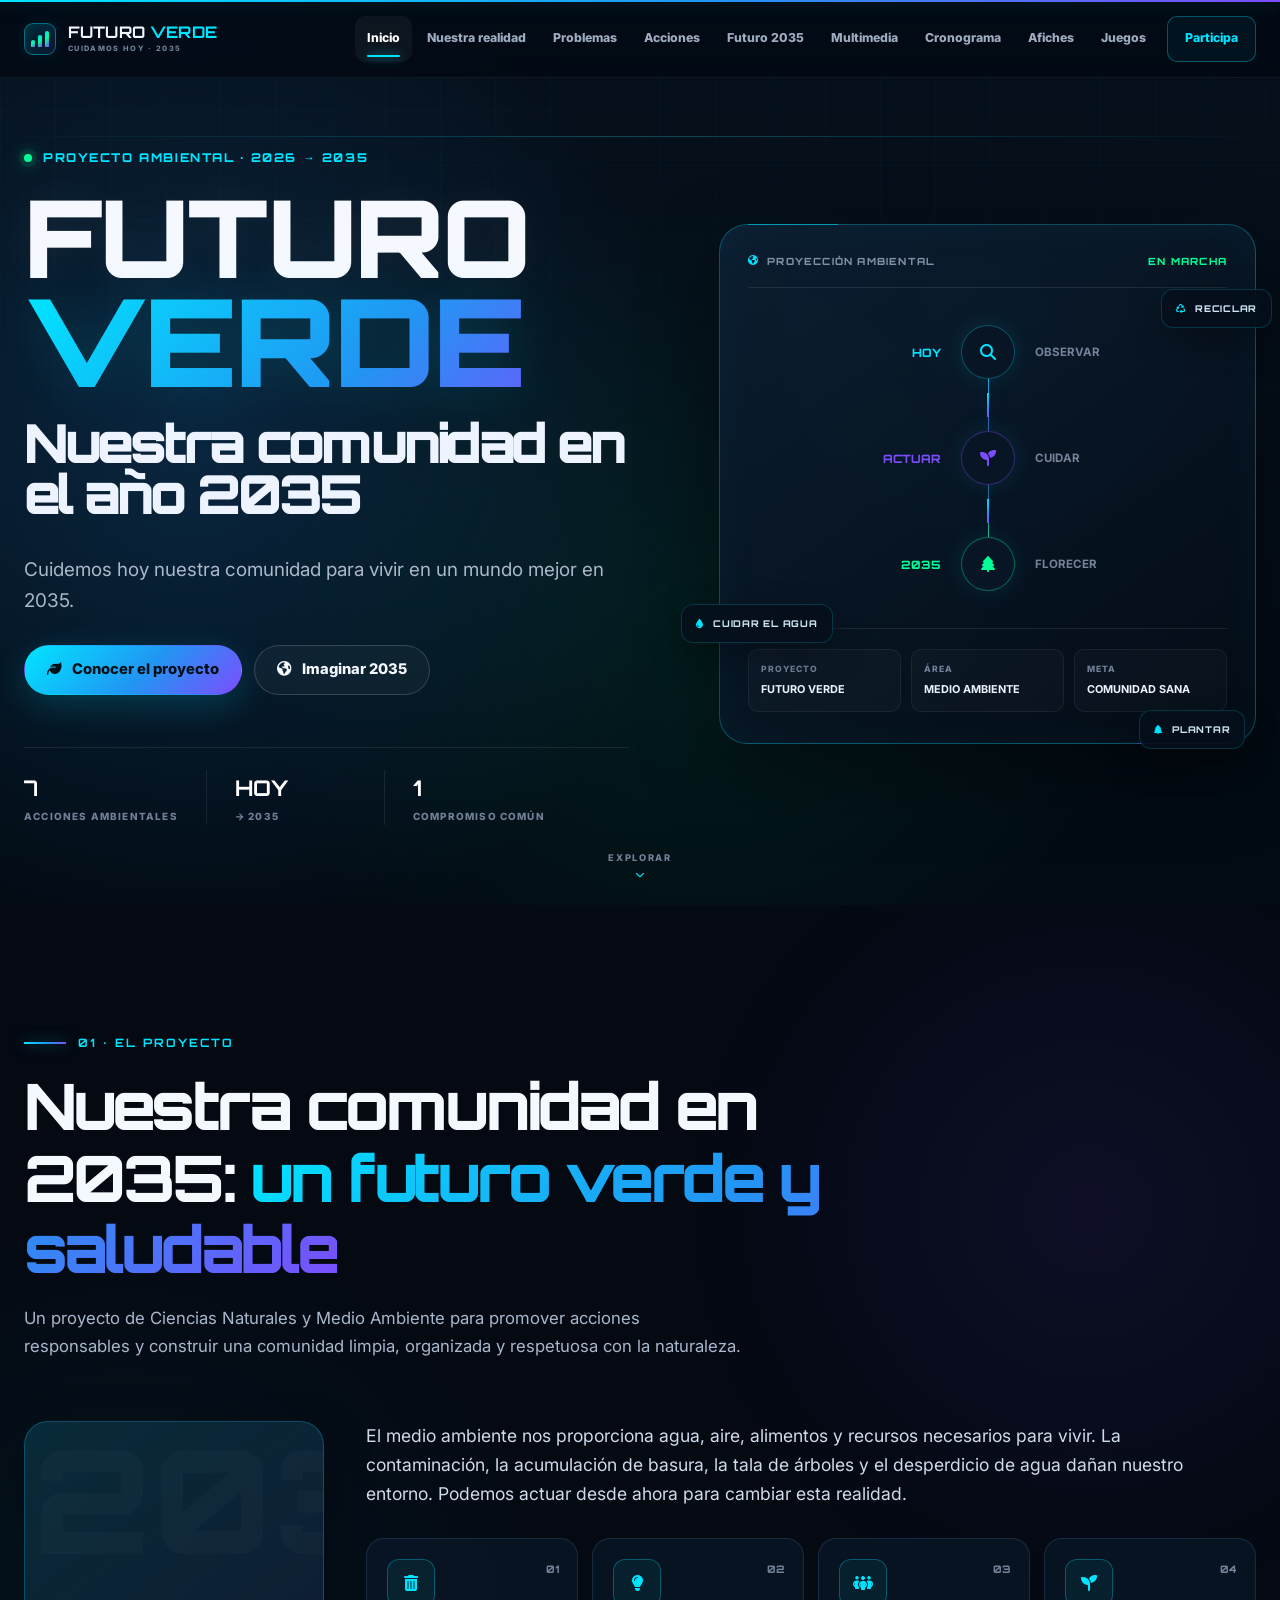
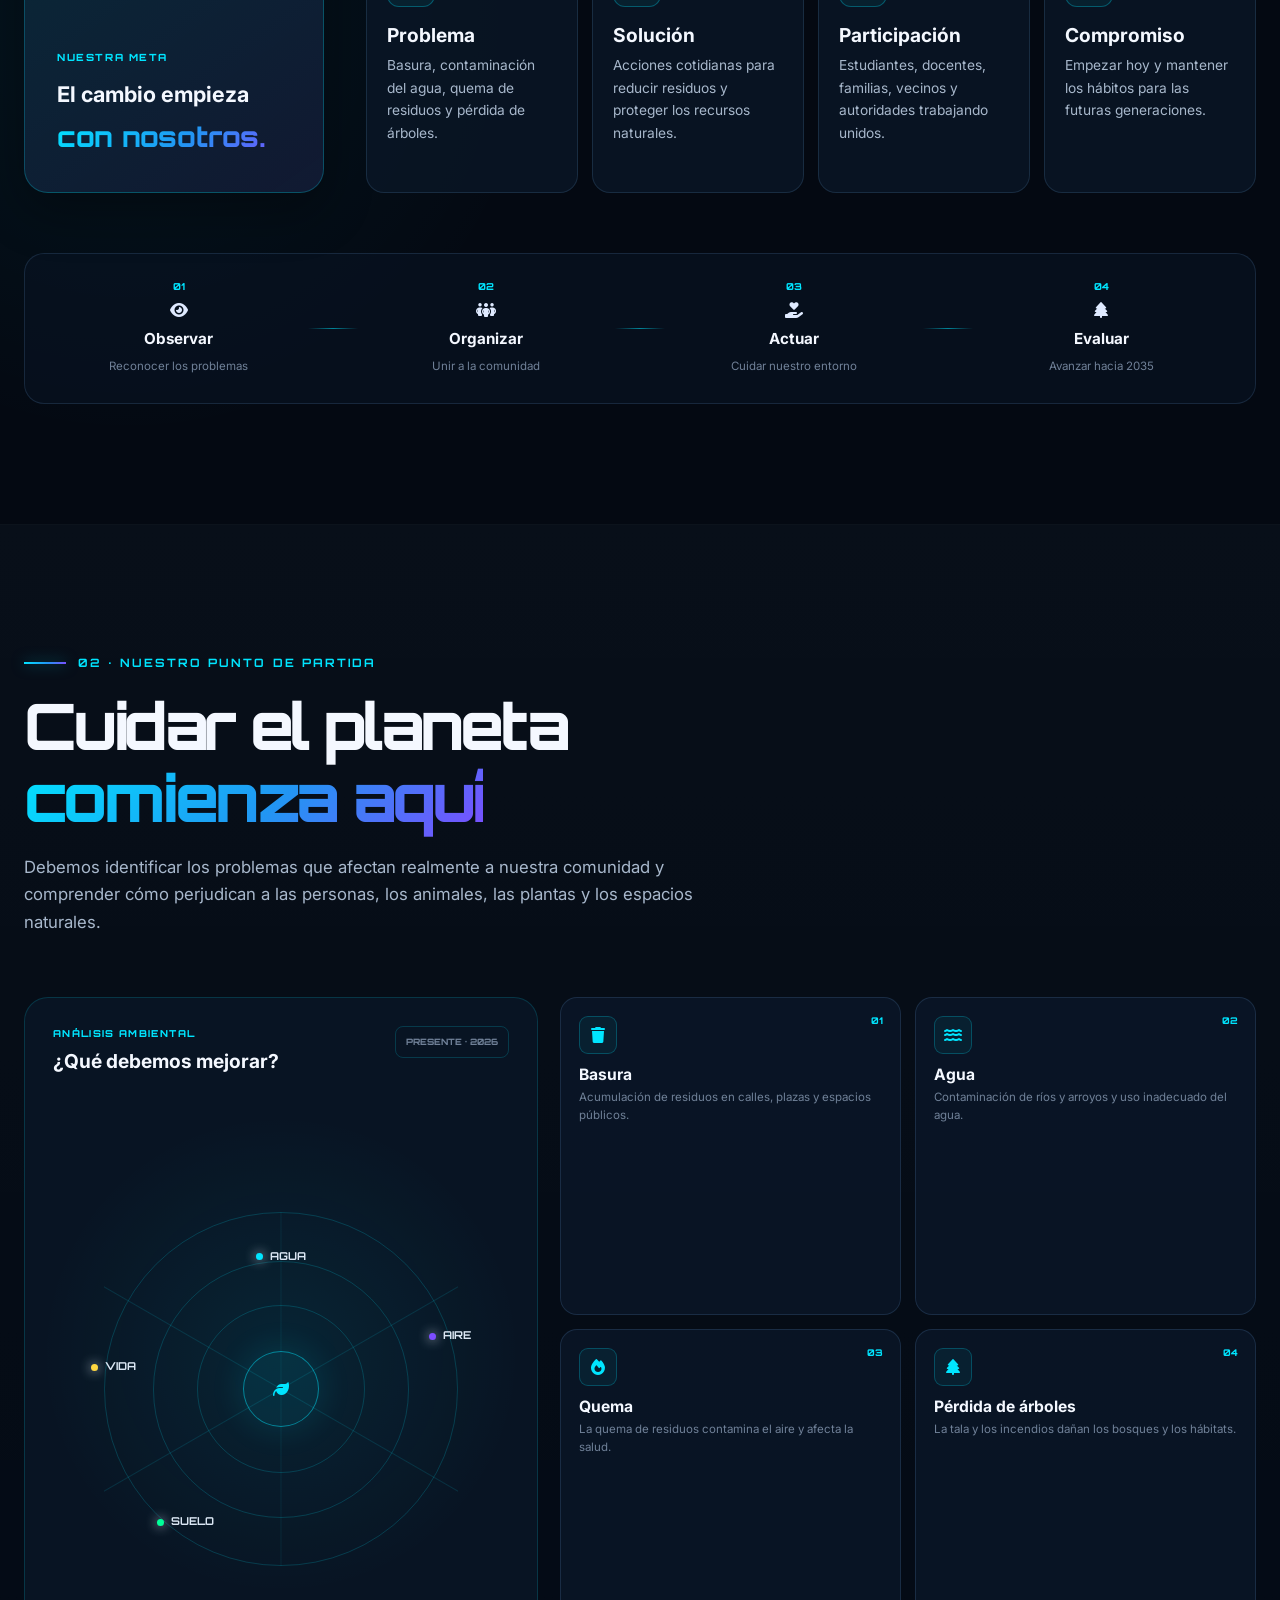
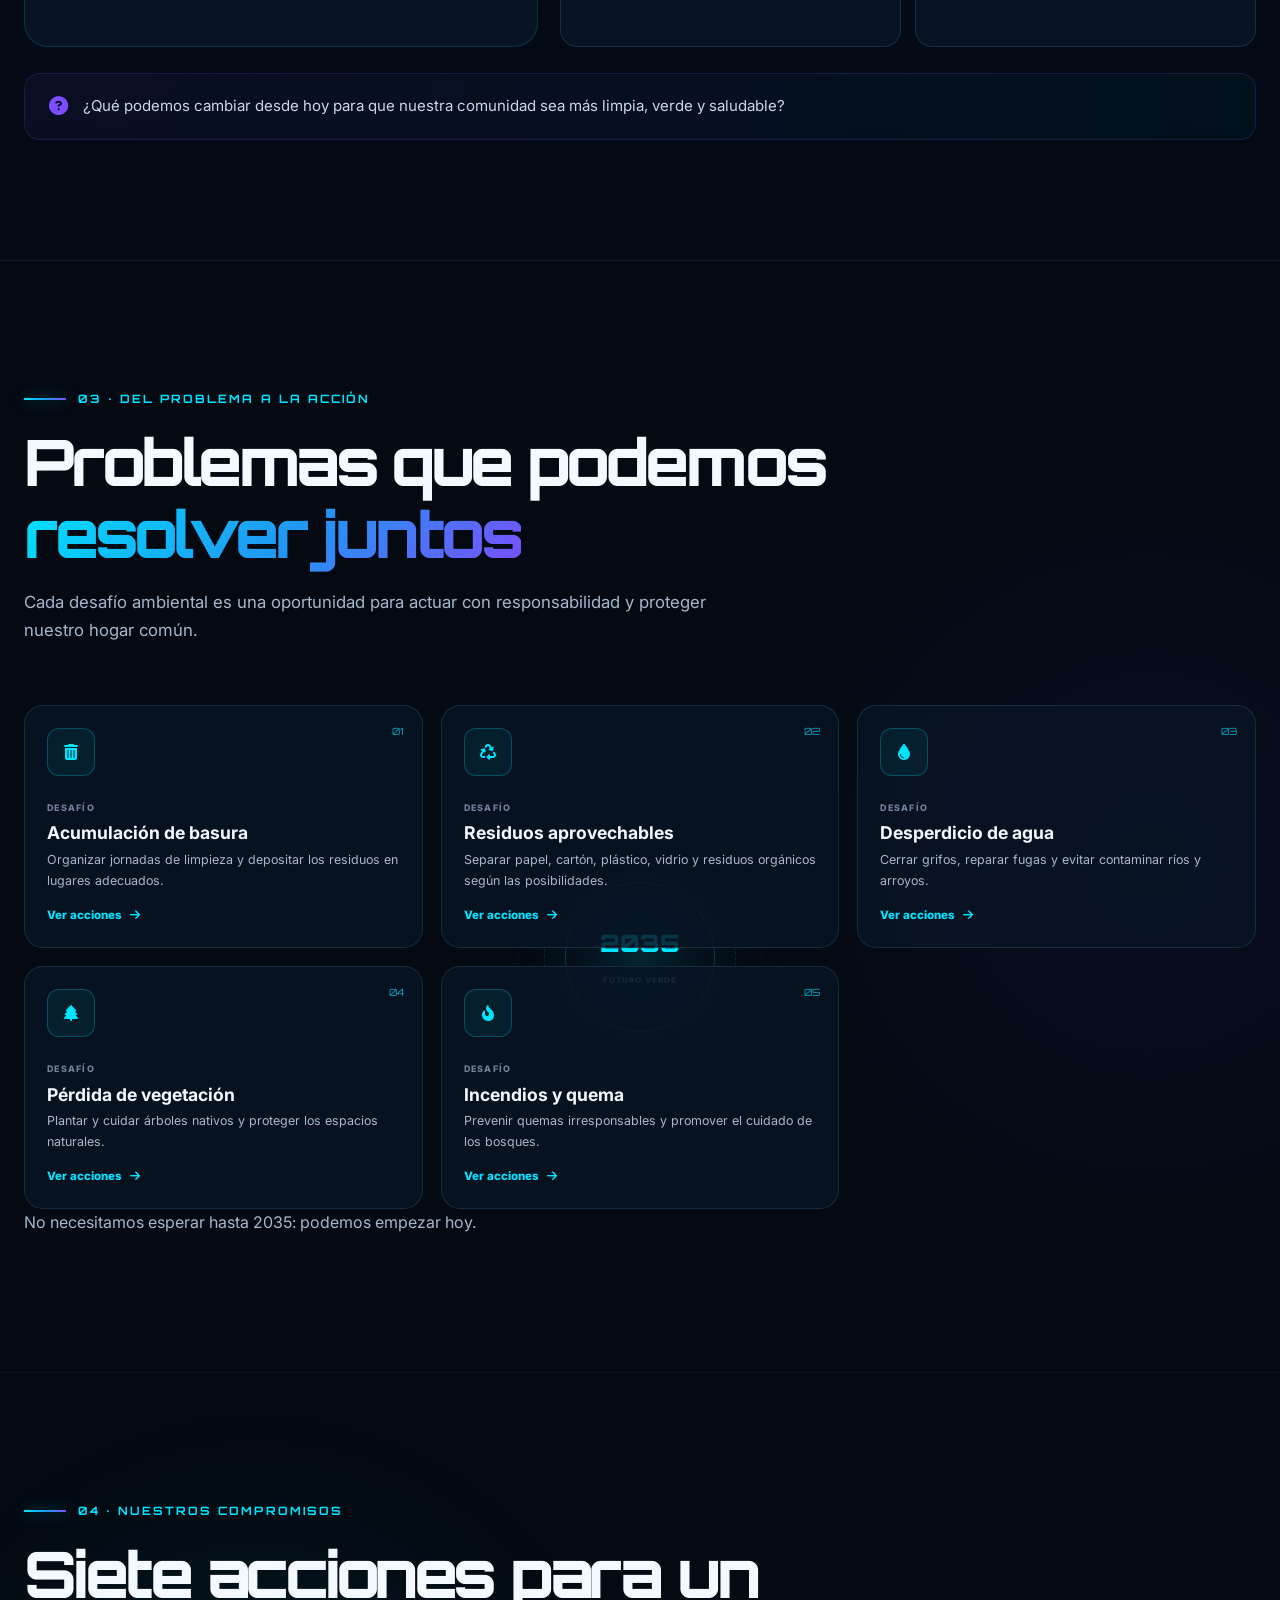
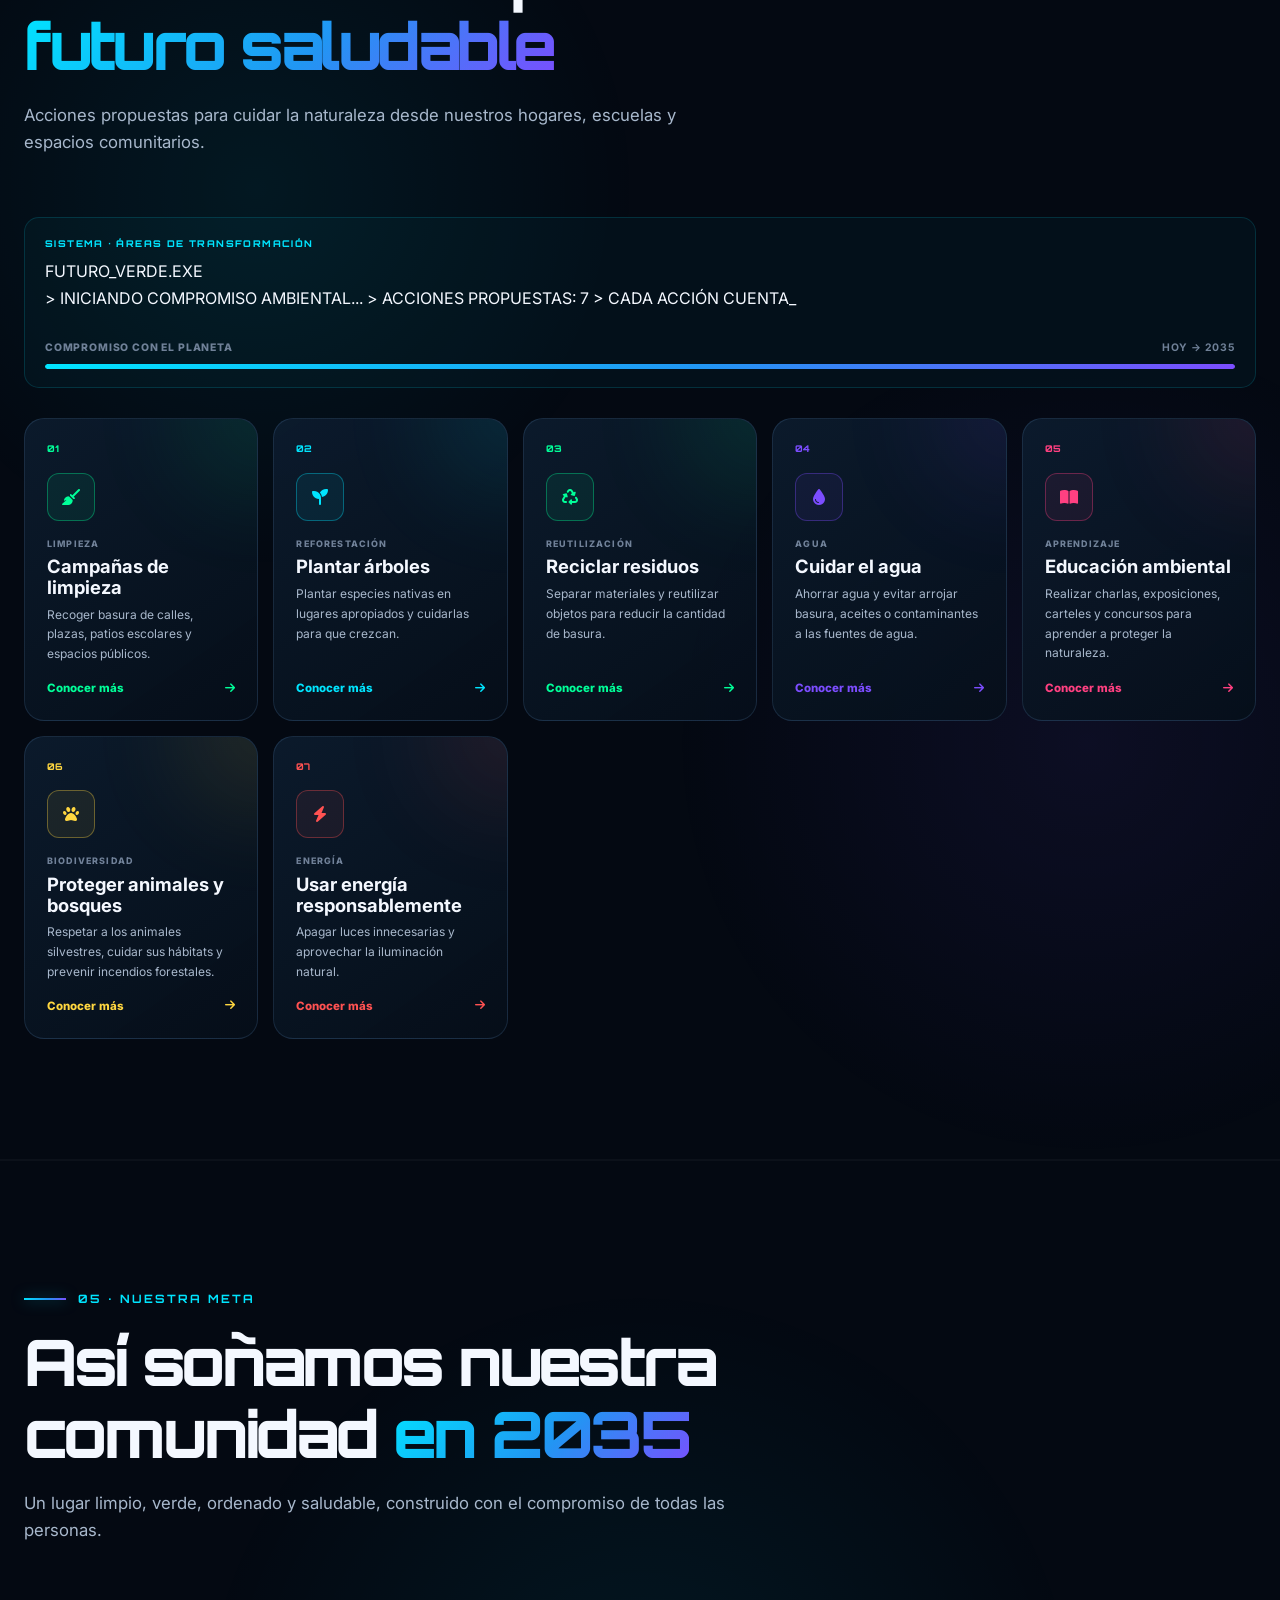
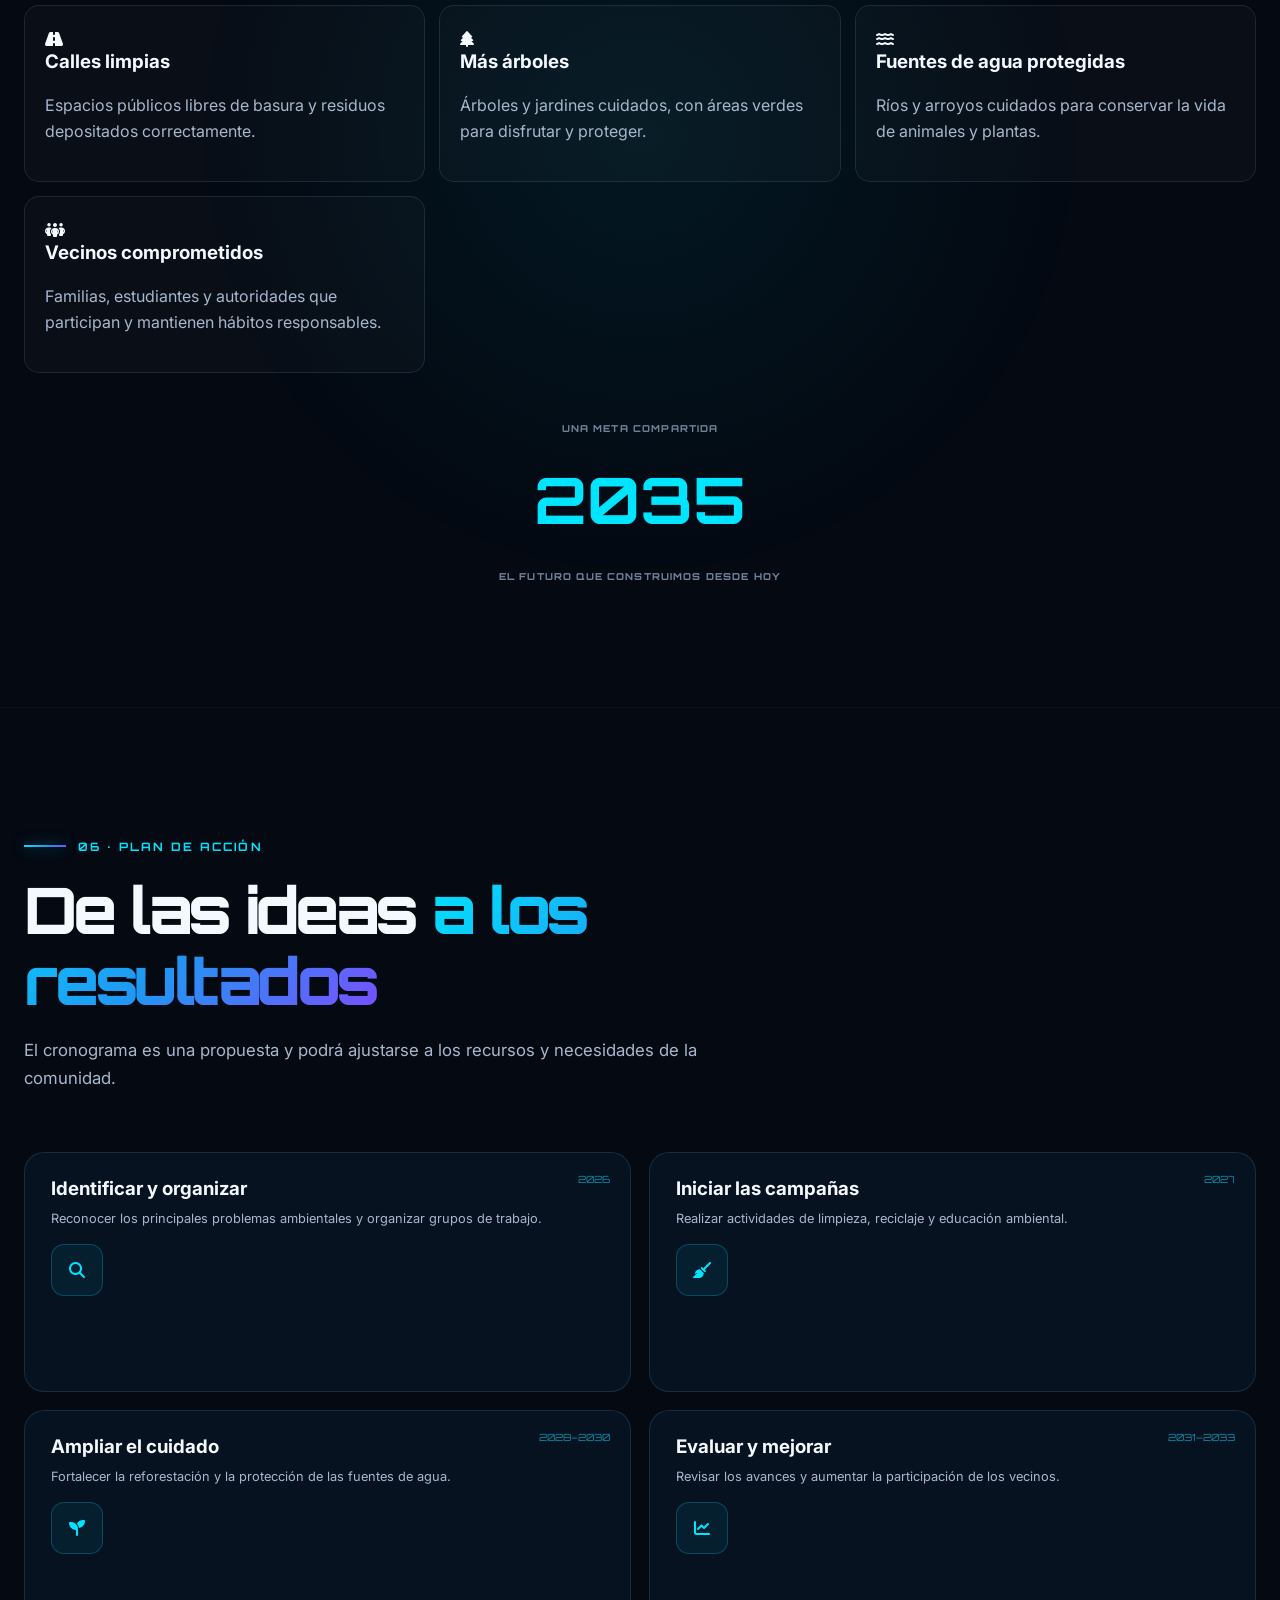
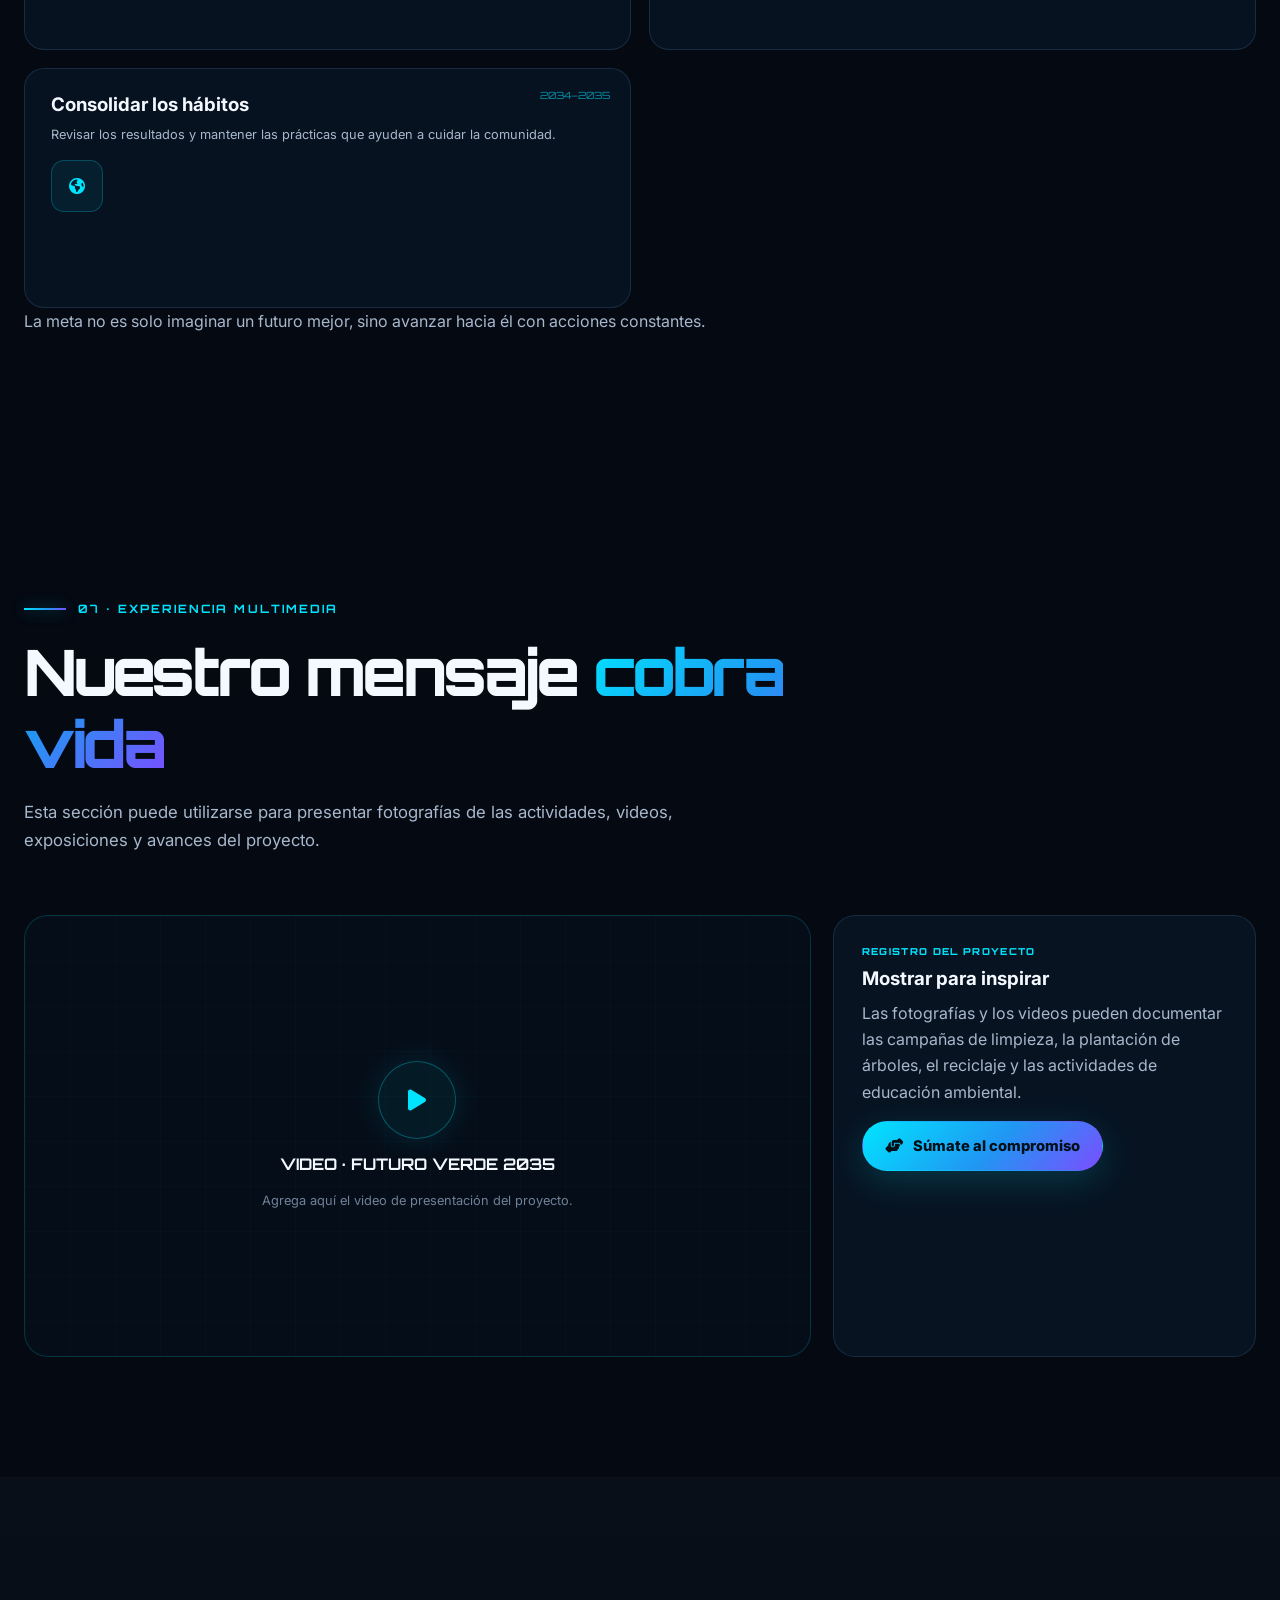
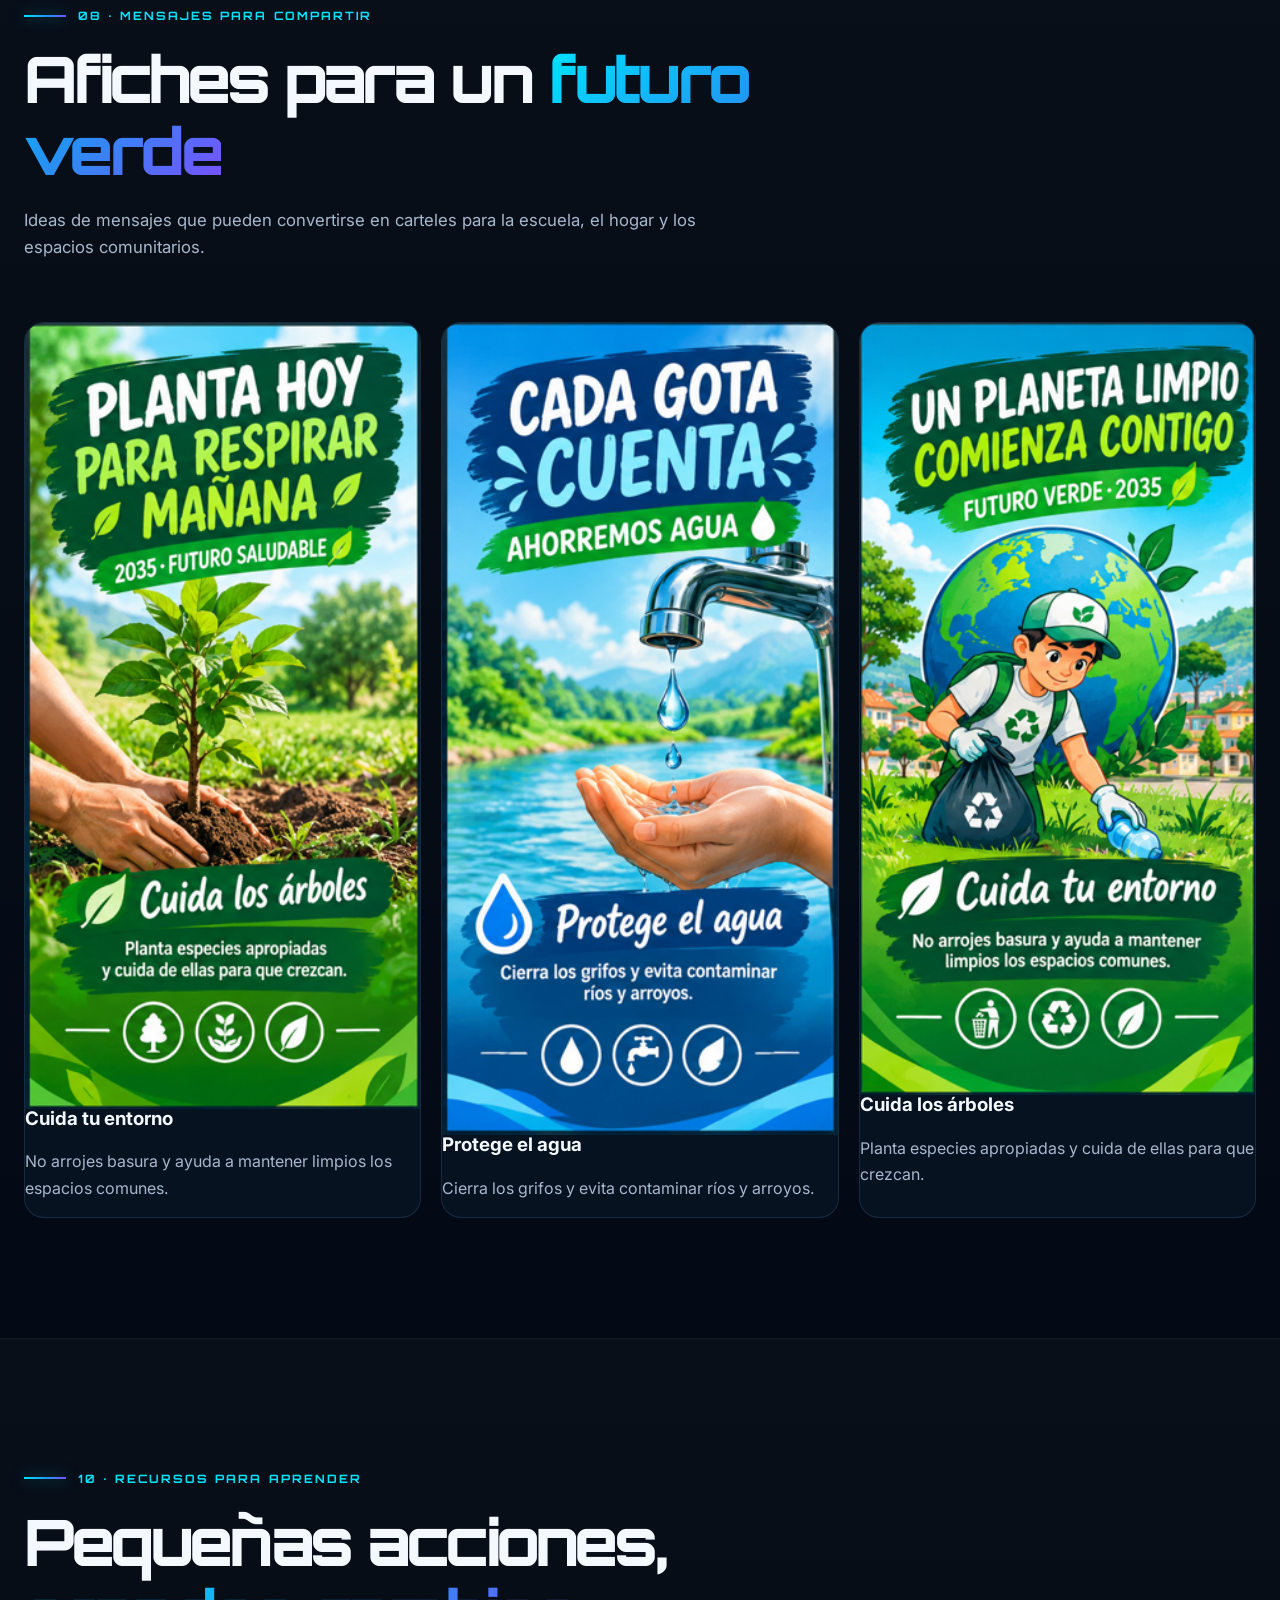
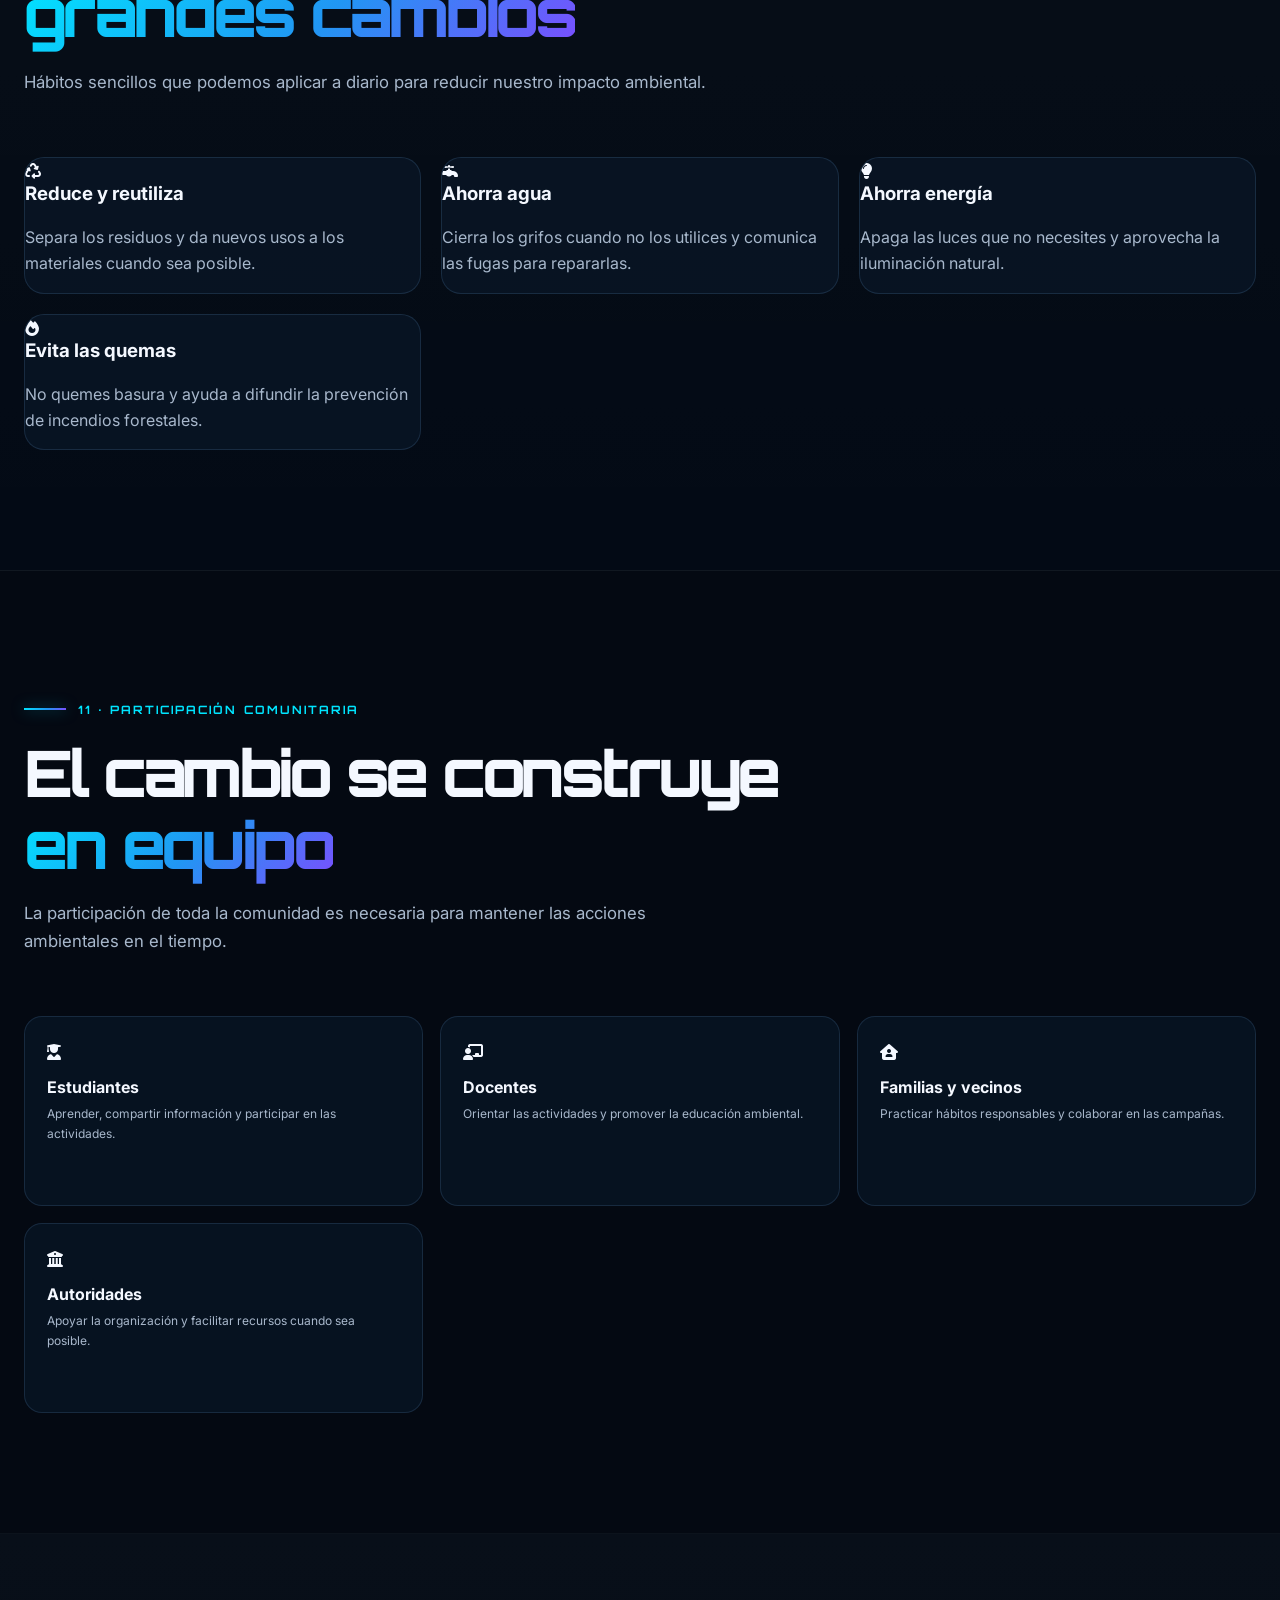
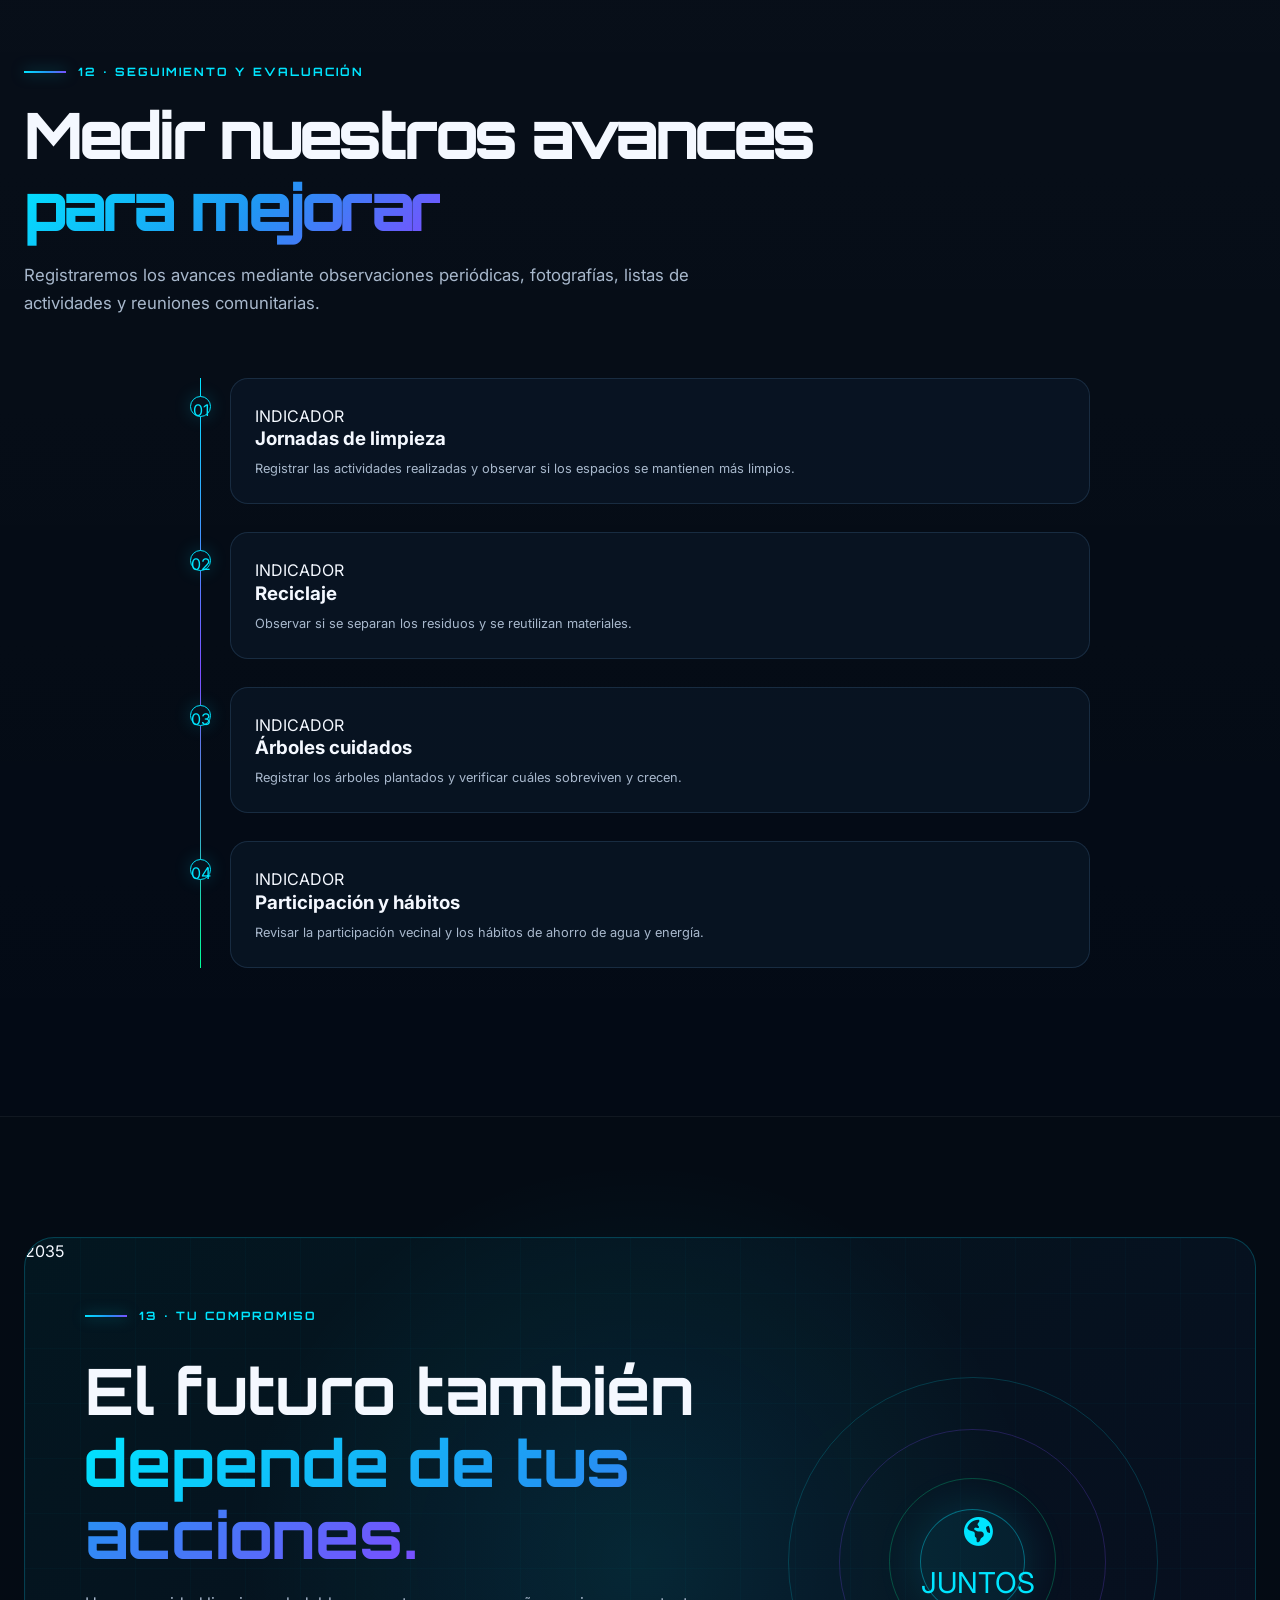
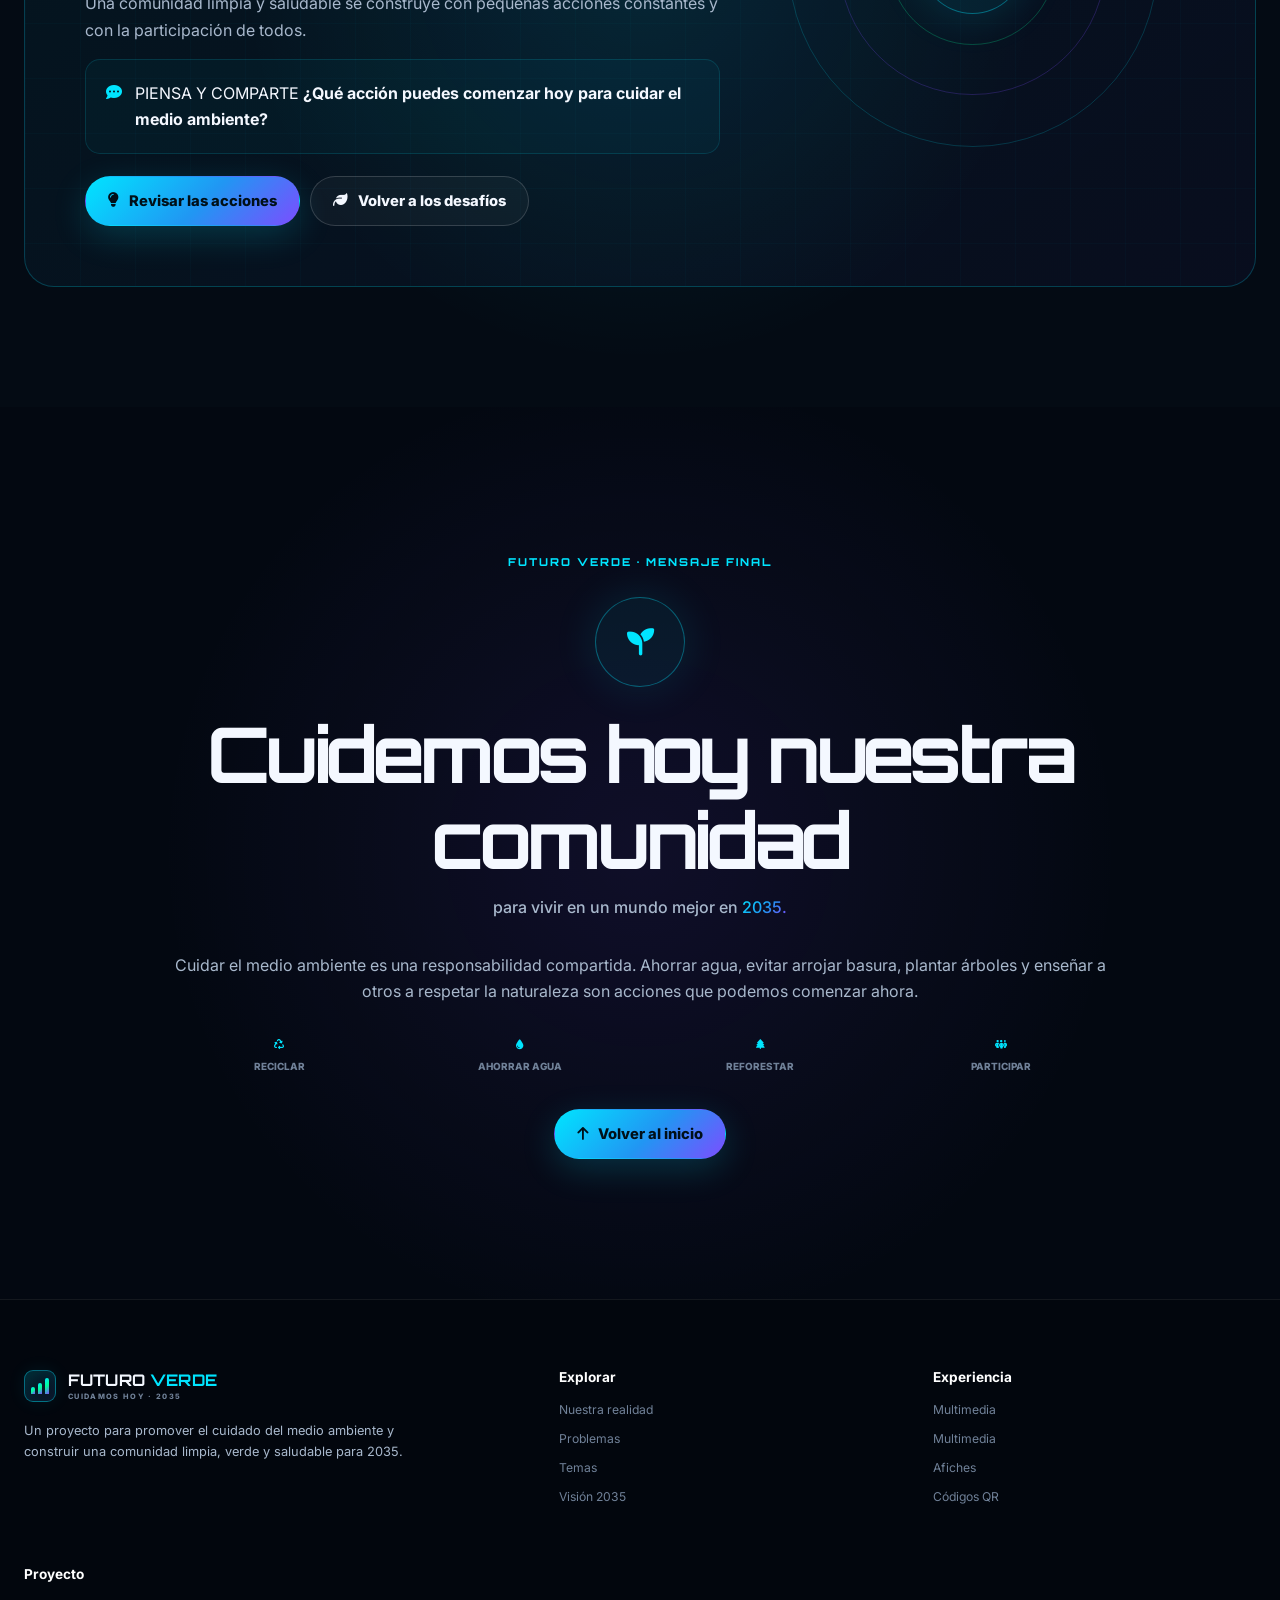
<file: index.html>
<!DOCTYPE html>
<html lang="es">
<head>
    <meta charset="UTF-8">

    <meta name="viewport" content="width=device-width, initial-scale=1.0">

    <meta
        name="description"
        content="Proyecto ambiental: Nuestra comunidad en el año 2035, un futuro verde y saludable."
    >

    <meta
        name="keywords"
        content="Visión 2035, comunidad, futuro, educación, tecnología, medio ambiente, cultura, salud, seguridad, turismo, reciclaje, transporte"
    >

    <meta name="author" content="Proyecto Futuro Verde 2035">

    <title>Futuro Verde 2035 | Cuidemos nuestra comunidad</title>

    <!-- =========================================================
         TIPOGRAFÍAS
    ========================================================== -->
    <link rel="preconnect" href="https://fonts.googleapis.com">

    <link
        rel="preconnect"
        href="https://fonts.gstatic.com"
        crossorigin
    >

    <link
        href="https://fonts.googleapis.com/css2?family=Inter:wght@400;500;600;700;800&family=Orbitron:wght@500;600;700;800;900&display=swap"
        rel="stylesheet"
    >

    <!-- =========================================================
         ICONOS
    ========================================================== -->
    <link
        rel="stylesheet"
        href="https://cdnjs.cloudflare.com/ajax/libs/font-awesome/6.5.2/css/all.min.css"
    >

    <!-- =========================================================
         ESTILOS PRINCIPALES
    ========================================================== -->
    <link rel="stylesheet" href="style.css">
</head>

<body>

    <!-- =========================================================
         EFECTOS GLOBALES
    ========================================================== -->
    <div class="page-background" aria-hidden="true">
        <div class="glow-orb glow-orb-cyan"></div>
        <div class="glow-orb glow-orb-purple"></div>
        <div class="glow-orb glow-orb-green"></div>
        <div class="tech-grid"></div>
    </div>


    <!-- =========================================================
         NAVEGACIÓN
    ========================================================== -->
    <header class="site-header" id="site-header">

        <div class="container site-header-inner">

            <a
                href="#inicio"
                class="brand"
                aria-label="Volver al inicio"
            >
                <span class="brand-mark">
                    <span class="brand-mark-line"></span>
                    <span class="brand-mark-line"></span>
                    <span class="brand-mark-line"></span>
                </span>

                <span class="brand-content">
                    <strong>FUTURO <span>VERDE</span></strong>
                    <small>CUIDAMOS HOY · 2035</small>
                </span>
            </a>


            <nav
                class="main-nav"
                id="main-nav"
                aria-label="Navegación principal"
            >
                <a href="#inicio" class="nav-link active">Inicio</a>
                <a href="#realidad" class="nav-link">Nuestra realidad</a>
                <a href="#problemas" class="nav-link">Problemas</a>
                <a href="#temas" class="nav-link">Acciones</a>
                <a href="#futuro" class="nav-link">Futuro 2035</a>
                <a href="#multimedia" class="nav-link">Multimedia</a>
                <a href="#propuestas" class="nav-link">Cronograma</a>
                <a href="#afiches" class="nav-link">Afiches</a>
                <a href="juego.html" class="nav-link">Juegos</a>
                <a href="#participa" class="nav-link nav-link-highlight">Participa</a>
            </nav>


            <button
                class="menu-toggle"
                id="menu-toggle"
                type="button"
                aria-label="Abrir menú"
                aria-expanded="false"
                aria-controls="main-nav"
            >
                <span></span>
                <span></span>
                <span></span>
            </button>

        </div>

    </header>


    <main>

        <!-- =========================================================
             HERO
        ========================================================== -->
        <section class="hero-section" id="inicio">

            <div class="hero-tech-lines" aria-hidden="true"></div>
            <div class="hero-scan-line" aria-hidden="true"></div>
            <div class="hero-orb hero-orb-one" aria-hidden="true"></div>
            <div class="hero-orb hero-orb-two" aria-hidden="true"></div>
            <div class="hero-orb hero-orb-three" aria-hidden="true"></div>

            <div class="container hero-container">

                <div class="hero-content">

                    <div class="hero-kicker">
                        <span class="status-dot"></span>
                        PROYECTO AMBIENTAL · 2026 → 2035
                    </div>

                    <h1 class="hero-title">
                        <span class="hero-title-main">FUTURO</span>
                        <span class="hero-title-year">VERDE</span>
                        <span class="hero-title-sub">Nuestra comunidad en el año 2035</span>
                    </h1>

                    <p class="hero-description">
                        Cuidemos hoy nuestra comunidad para vivir en un mundo mejor en 2035.
                    </p>

                    <div class="hero-actions">
                        <a href="#realidad" class="btn btn-primary">
                            <i class="fa-solid fa-leaf"></i> Conocer el proyecto
                        </a>
                        <a href="#futuro" class="btn btn-secondary">
                            <i class="fa-solid fa-earth-americas"></i> Imaginar 2035
                        </a>
                    </div>

                    <div class="hero-indicators">
                        <div class="hero-indicator">
                            <strong>7</strong>
                            <span>ACCIONES AMBIENTALES</span>
                        </div>
                        <div class="hero-indicator">
                            <strong>HOY</strong>
                            <span>→ 2035</span>
                        </div>
                        <div class="hero-indicator">
                            <strong>1</strong>
                            <span>COMPROMISO COMÚN</span>
                        </div>
                    </div>

                </div>


                <div class="hero-visual">

                    <div class="hero-future-panel">

                        <div class="hero-panel-header">
                            <span>
                                <i class="fa-solid fa-earth-americas"></i>
                                PROYECCIÓN AMBIENTAL
                            </span>
                            <span class="hero-panel-status">EN MARCHA</span>
                        </div>

                        <div class="future-transition">

                            <div class="future-point future-point-now">
                                <span class="future-point-year">HOY</span>
                                <div class="future-point-circle">
                                    <i class="fa-solid fa-magnifying-glass"></i>
                                </div>
                                <span>OBSERVAR</span>
                            </div>

                            <div class="future-arrow">
                                <span></span>
                                <i class="fa-solid fa-chevron-right"></i>
                            </div>

                            <div class="future-point future-point-transform">
                                <span class="future-point-year">ACTUAR</span>
                                <div class="future-point-circle">
                                    <i class="fa-solid fa-seedling"></i>
                                </div>
                                <span>CUIDAR</span>
                            </div>

                            <div class="future-arrow">
                                <span></span>
                                <i class="fa-solid fa-chevron-right"></i>
                            </div>

                            <div class="future-point future-point-future">
                                <span class="future-point-year">2035</span>
                                <div class="future-point-circle">
                                    <i class="fa-solid fa-tree"></i>
                                </div>
                                <span>FLORECER</span>
                            </div>

                        </div>

                        <div class="hero-panel-data">
                            <div>
                                <span>PROYECTO</span>
                                <strong>FUTURO VERDE</strong>
                            </div>
                            <div>
                                <span>ÁREA</span>
                                <strong>MEDIO AMBIENTE</strong>
                            </div>
                            <div>
                                <span>META</span>
                                <strong>COMUNIDAD SANA</strong>
                            </div>
                        </div>

                    </div>


                    <div class="floating-card floating-card-one">
                        <i class="fa-solid fa-recycle"></i>
                        <span>RECICLAR</span>
                    </div>

                    <div class="floating-card floating-card-two">
                        <i class="fa-solid fa-droplet"></i>
                        <span>CUIDAR EL AGUA</span>
                    </div>

                    <div class="floating-card floating-card-three">
                        <i class="fa-solid fa-tree"></i>
                        <span>PLANTAR</span>
                    </div>

                </div>

            </div>

            <a href="#presentacion" class="scroll-indicator" aria-label="Continuar">
                <span>EXPLORAR</span>
                <i class="fa-solid fa-chevron-down"></i>
            </a>

        </section>


        <!-- =========================================================
             PRESENTACIÓN DEL PROYECTO
        ========================================================== -->
        <section class="section presentation-section" id="presentacion">

            <div class="container">

                <div class="section-heading">
                    <span class="section-label">01 · EL PROYECTO</span>
                    <h2 class="section-title">
                        Nuestra comunidad en 2035:
                        <span class="gradient-text"> un futuro verde y saludable</span>
                    </h2>
                    <p class="section-description">
                        Un proyecto de Ciencias Naturales y Medio Ambiente para promover
                        acciones responsables y construir una comunidad limpia, organizada
                        y respetuosa con la naturaleza.
                    </p>
                </div>


                <div class="presentation-main">

                    <div class="presentation-year-card">
                        <div class="presentation-year-bg">2035</div>
                        <span class="presentation-card-label">NUESTRA META</span>
                        <strong>El cambio empieza</strong>
                        <span class="gradient-text">con nosotros.</span>
                    </div>


                    <div class="presentation-content">

                        <p class="presentation-lead">
                            El medio ambiente nos proporciona agua, aire, alimentos y recursos
                            necesarios para vivir. La contaminación, la acumulación de basura,
                            la tala de árboles y el desperdicio de agua dañan nuestro entorno.
                            Podemos actuar desde ahora para cambiar esta realidad.
                        </p>


                        <div class="presentation-pillars">

                            <article class="pillar-card">
                                <div class="icon-box">
                                    <i class="fa-solid fa-trash-can"></i>
                                </div>
                                <span>01</span>
                                <h3>Problema</h3>
                                <p>Basura, contaminación del agua, quema de residuos y pérdida de árboles.</p>
                            </article>

                            <article class="pillar-card">
                                <div class="icon-box">
                                    <i class="fa-solid fa-lightbulb"></i>
                                </div>
                                <span>02</span>
                                <h3>Solución</h3>
                                <p>Acciones cotidianas para reducir residuos y proteger los recursos naturales.</p>
                            </article>

                            <article class="pillar-card">
                                <div class="icon-box">
                                    <i class="fa-solid fa-people-group"></i>
                                </div>
                                <span>03</span>
                                <h3>Participación</h3>
                                <p>Estudiantes, docentes, familias, vecinos y autoridades trabajando unidos.</p>
                            </article>

                            <article class="pillar-card">
                                <div class="icon-box">
                                    <i class="fa-solid fa-seedling"></i>
                                </div>
                                <span>04</span>
                                <h3>Compromiso</h3>
                                <p>Empezar hoy y mantener los hábitos para las futuras generaciones.</p>
                            </article>

                        </div>

                    </div>

                </div>


                <div class="project-flow">

                    <div class="flow-step">
                        <span>01</span>
                        <i class="fa-solid fa-eye"></i>
                        <strong>Observar</strong>
                        <small>Reconocer los problemas</small>
                    </div>

                    <div class="flow-connector"></div>

                    <div class="flow-step">
                        <span>02</span>
                        <i class="fa-solid fa-people-group"></i>
                        <strong>Organizar</strong>
                        <small>Unir a la comunidad</small>
                    </div>

                    <div class="flow-connector"></div>

                    <div class="flow-step">
                        <span>03</span>
                        <i class="fa-solid fa-hand-holding-heart"></i>
                        <strong>Actuar</strong>
                        <small>Cuidar nuestro entorno</small>
                    </div>

                    <div class="flow-connector"></div>

                    <div class="flow-step">
                        <span>04</span>
                        <i class="fa-solid fa-tree"></i>
                        <strong>Evaluar</strong>
                        <small>Avanzar hacia 2035</small>
                    </div>

                </div>

            </div>

        </section>


        <!-- =========================================================
             NUESTRA REALIDAD
        ========================================================== -->
        <section class="section section-secondary reality-section" id="realidad">

            <div class="container">

                <div class="section-heading">
                    <span class="section-label">02 · NUESTRO PUNTO DE PARTIDA</span>
                    <h2 class="section-title">
                        Cuidar el planeta
                        <span class="gradient-text"> comienza aquí</span>
                    </h2>
                    <p class="section-description">
                        Debemos identificar los problemas que afectan realmente a nuestra
                        comunidad y comprender cómo perjudican a las personas, los animales,
                        las plantas y los espacios naturales.
                    </p>
                </div>


                <div class="reality-dashboard">

                    <div class="reality-main-card">

                        <div class="reality-card-header">
                            <div>
                                <span class="card-eyebrow">ANÁLISIS AMBIENTAL</span>
                                <h3>¿Qué debemos mejorar?</h3>
                            </div>
                            <span class="reality-year">PRESENTE · 2026</span>
                        </div>

                        <div class="reality-visual">
                            <div class="radar-circle radar-circle-one"></div>
                            <div class="radar-circle radar-circle-two"></div>
                            <div class="radar-circle radar-circle-three"></div>
                            <div class="radar-lines"></div>
                            <div class="radar-point radar-point-one"><span>AGUA</span></div>
                            <div class="radar-point radar-point-two"><span>AIRE</span></div>
                            <div class="radar-point radar-point-three"><span>SUELO</span></div>
                            <div class="radar-point radar-point-four"><span>VIDA</span></div>
                            <div class="radar-center">
                                <i class="fa-solid fa-leaf"></i>
                            </div>
                        </div>

                    </div>


                    <div class="reality-areas">

                        <article class="reality-area-card">
                            <span class="area-number">01</span>
                            <i class="fa-solid fa-trash"></i>
                            <h3>Basura</h3>
                            <p>Acumulación de residuos en calles, plazas y espacios públicos.</p>
                        </article>

                        <article class="reality-area-card">
                            <span class="area-number">02</span>
                            <i class="fa-solid fa-water"></i>
                            <h3>Agua</h3>
                            <p>Contaminación de ríos y arroyos y uso inadecuado del agua.</p>
                        </article>

                        <article class="reality-area-card">
                            <span class="area-number">03</span>
                            <i class="fa-solid fa-fire"></i>
                            <h3>Quema</h3>
                            <p>La quema de residuos contamina el aire y afecta la salud.</p>
                        </article>

                        <article class="reality-area-card">
                            <span class="area-number">04</span>
                            <i class="fa-solid fa-tree"></i>
                            <h3>Pérdida de árboles</h3>
                            <p>La tala y los incendios dañan los bosques y los hábitats.</p>
                        </article>

                    </div>

                </div>


                <div class="reality-question">
                    <i class="fa-solid fa-circle-question"></i>
                    <p>
                        ¿Qué podemos cambiar desde hoy para que nuestra comunidad sea
                        más limpia, verde y saludable?
                    </p>
                </div>

            </div>

        </section>


        <!-- =========================================================
             PROBLEMAS
        ========================================================== -->
        <section class="section problems-section" id="problemas">

            <div class="container">

                <div class="section-heading">
                    <span class="section-label">03 · DEL PROBLEMA A LA ACCIÓN</span>
                    <h2 class="section-title">
                        Problemas que podemos
                        <span class="gradient-text"> resolver juntos</span>
                    </h2>
                    <p class="section-description">
                        Cada desafío ambiental es una oportunidad para actuar con
                        responsabilidad y proteger nuestro hogar común.
                    </p>
                </div>


                <div class="challenge-map">

                    <div class="challenge-center">
                        <div class="challenge-core">
                            <span>2035</span>
                            <small>FUTURO VERDE</small>
                        </div>
                    </div>


                    <article class="challenge-card">
                        <div class="challenge-number">01</div>
                        <div class="challenge-icon">
                            <i class="fa-solid fa-trash-can"></i>
                        </div>
                        <div>
                            <span>DESAFÍO</span>
                            <h3>Acumulación de basura</h3>
                            <p>Organizar jornadas de limpieza y depositar los residuos en lugares adecuados.</p>
                        </div>
                        <a href="#propuestas">
                            Ver acciones <i class="fa-solid fa-arrow-right"></i>
                        </a>
                    </article>


                    <article class="challenge-card">
                        <div class="challenge-number">02</div>
                        <div class="challenge-icon">
                            <i class="fa-solid fa-recycle"></i>
                        </div>
                        <div>
                            <span>DESAFÍO</span>
                            <h3>Residuos aprovechables</h3>
                            <p>Separar papel, cartón, plástico, vidrio y residuos orgánicos según las posibilidades.</p>
                        </div>
                        <a href="#propuestas">
                            Ver acciones <i class="fa-solid fa-arrow-right"></i>
                        </a>
                    </article>


                    <article class="challenge-card">
                        <div class="challenge-number">03</div>
                        <div class="challenge-icon">
                            <i class="fa-solid fa-droplet"></i>
                        </div>
                        <div>
                            <span>DESAFÍO</span>
                            <h3>Desperdicio de agua</h3>
                            <p>Cerrar grifos, reparar fugas y evitar contaminar ríos y arroyos.</p>
                        </div>
                        <a href="#propuestas">
                            Ver acciones <i class="fa-solid fa-arrow-right"></i>
                        </a>
                    </article>


                    <article class="challenge-card">
                        <div class="challenge-number">04</div>
                        <div class="challenge-icon">
                            <i class="fa-solid fa-tree"></i>
                        </div>
                        <div>
                            <span>DESAFÍO</span>
                            <h3>Pérdida de vegetación</h3>
                            <p>Plantar y cuidar árboles nativos y proteger los espacios naturales.</p>
                        </div>
                        <a href="#propuestas">
                            Ver acciones <i class="fa-solid fa-arrow-right"></i>
                        </a>
                    </article>


                    <article class="challenge-card">
                        <div class="challenge-number">05</div>
                        <div class="challenge-icon">
                            <i class="fa-solid fa-fire-flame-curved"></i>
                        </div>
                        <div>
                            <span>DESAFÍO</span>
                            <h3>Incendios y quema</h3>
                            <p>Prevenir quemas irresponsables y promover el cuidado de los bosques.</p>
                        </div>
                        <a href="#propuestas">
                            Ver acciones <i class="fa-solid fa-arrow-right"></i>
                        </a>
                    </article>

                </div>


                <div class="section-message">
                    <span class="message-line"></span>
                    <p>No necesitamos esperar hasta 2035: podemos empezar hoy.</p>
                    <span class="message-line"></span>
                </div>

            </div>

        </section>


        <!-- =========================================================
             SIETE ACCIONES
        ========================================================== -->
        <section class="section section-secondary themes-section" id="temas">

            <div class="container">

                <div class="section-heading">
                    <span class="section-label">04 · NUESTROS COMPROMISOS</span>
                    <h2 class="section-title">
                        Siete acciones para un
                        <span class="gradient-text"> futuro saludable</span>
                    </h2>
                    <p class="section-description">
                        Acciones propuestas para cuidar la naturaleza desde nuestros
                        hogares, escuelas y espacios comunitarios.
                    </p>
                </div>


                <div class="themes-command">

                    <div class="command-terminal">
                        <div class="terminal-top">
                            <div class="terminal-dots">
                                <span></span>
                                <span></span>
                                <span></span>
                            </div>
                            <span>FUTURO_VERDE.EXE</span>
                        </div>
                        <div class="terminal-body">
                            <span class="terminal-line">&gt; INICIANDO COMPROMISO AMBIENTAL...</span>
                            <span class="terminal-line">&gt; ACCIONES PROPUESTAS: 7</span>
                            <span class="terminal-line terminal-success">&gt; CADA ACCIÓN CUENTA_</span>
                        </div>
                    </div>

                    <div class="themes-progress">
                        <div class="themes-progress-header">
                            <span>COMPROMISO CON EL PLANETA</span>
                            <strong>HOY → 2035</strong>
                        </div>
                        <div class="progress-track">
                            <div class="progress-fill" style="width: 100%;"></div>
                        </div>
                    </div>

                </div>


                <div class="themes-grid">

                    <a href="#propuestas" class="theme-card theme-environment">
                        <span class="theme-number">01</span>
                        <div class="theme-icon">
                            <i class="fa-solid fa-broom"></i>
                        </div>
                        <span class="theme-category">LIMPIEZA</span>
                        <h3>Campañas de limpieza</h3>
                        <p>Recoger basura de calles, plazas, patios escolares y espacios públicos.</p>
                        <span class="theme-link">
                            Conocer más <i class="fa-solid fa-arrow-right"></i>
                        </span>
                    </a>

                    <a href="#propuestas" class="theme-card theme-education">
                        <span class="theme-number">02</span>
                        <div class="theme-icon">
                            <i class="fa-solid fa-seedling"></i>
                        </div>
                        <span class="theme-category">REFORESTACIÓN</span>
                        <h3>Plantar árboles</h3>
                        <p>Plantar especies nativas en lugares apropiados y cuidarlas para que crezcan.</p>
                        <span class="theme-link">
                            Conocer más <i class="fa-solid fa-arrow-right"></i>
                        </span>
                    </a>

                    <a href="#propuestas" class="theme-card theme-recycling">
                        <span class="theme-number">03</span>
                        <div class="theme-icon">
                            <i class="fa-solid fa-recycle"></i>
                        </div>
                        <span class="theme-category">REUTILIZACIÓN</span>
                        <h3>Reciclar residuos</h3>
                        <p>Separar materiales y reutilizar objetos para reducir la cantidad de basura.</p>
                        <span class="theme-link">
                            Conocer más <i class="fa-solid fa-arrow-right"></i>
                        </span>
                    </a>

                    <a href="#propuestas" class="theme-card theme-technology">
                        <span class="theme-number">04</span>
                        <div class="theme-icon">
                            <i class="fa-solid fa-droplet"></i>
                        </div>
                        <span class="theme-category">AGUA</span>
                        <h3>Cuidar el agua</h3>
                        <p>Ahorrar agua y evitar arrojar basura, aceites o contaminantes a las fuentes de agua.</p>
                        <span class="theme-link">
                            Conocer más <i class="fa-solid fa-arrow-right"></i>
                        </span>
                    </a>

                    <a href="#propuestas" class="theme-card theme-culture">
                        <span class="theme-number">05</span>
                        <div class="theme-icon">
                            <i class="fa-solid fa-book-open"></i>
                        </div>
                        <span class="theme-category">APRENDIZAJE</span>
                        <h3>Educación ambiental</h3>
                        <p>Realizar charlas, exposiciones, carteles y concursos para aprender a proteger la naturaleza.</p>
                        <span class="theme-link">
                            Conocer más <i class="fa-solid fa-arrow-right"></i>
                        </span>
                    </a>

                    <a href="#propuestas" class="theme-card theme-security">
                        <span class="theme-number">06</span>
                        <div class="theme-icon">
                            <i class="fa-solid fa-paw"></i>
                        </div>
                        <span class="theme-category">BIODIVERSIDAD</span>
                        <h3>Proteger animales y bosques</h3>
                        <p>Respetar a los animales silvestres, cuidar sus hábitats y prevenir incendios forestales.</p>
                        <span class="theme-link">
                            Conocer más <i class="fa-solid fa-arrow-right"></i>
                        </span>
                    </a>

                    <a href="#propuestas" class="theme-card theme-health">
                        <span class="theme-number">07</span>
                        <div class="theme-icon">
                            <i class="fa-solid fa-bolt"></i>
                        </div>
                        <span class="theme-category">ENERGÍA</span>
                        <h3>Usar energía responsablemente</h3>
                        <p>Apagar luces innecesarias y aprovechar la iluminación natural.</p>
                        <span class="theme-link">
                            Conocer más <i class="fa-solid fa-arrow-right"></i>
                        </span>
                    </a>

                </div>

            </div>

        </section>


        <!-- =========================================================
             FUTURO 2035
        ========================================================== -->
        <section class="section section-secondary future-section" id="futuro">

            <div class="container">

                <div class="section-heading">
                    <span class="section-label">05 · NUESTRA META</span>
                    <h2 class="section-title">
                        Así soñamos nuestra comunidad
                        <span class="gradient-text"> en 2035</span>
                    </h2>
                    <p class="section-description">
                        Un lugar limpio, verde, ordenado y saludable, construido con el
                        compromiso de todas las personas.
                    </p>
                </div>


                <div class="future-vision-grid">

                    <article class="future-vision-card">
                        <i class="fa-solid fa-road"></i>
                        <h3>Calles limpias</h3>
                        <p>Espacios públicos libres de basura y residuos depositados correctamente.</p>
                    </article>

                    <article class="future-vision-card">
                        <i class="fa-solid fa-tree"></i>
                        <h3>Más árboles</h3>
                        <p>Árboles y jardines cuidados, con áreas verdes para disfrutar y proteger.</p>
                    </article>

                    <article class="future-vision-card">
                        <i class="fa-solid fa-water"></i>
                        <h3>Fuentes de agua protegidas</h3>
                        <p>Ríos y arroyos cuidados para conservar la vida de animales y plantas.</p>
                    </article>

                    <article class="future-vision-card">
                        <i class="fa-solid fa-people-group"></i>
                        <h3>Vecinos comprometidos</h3>
                        <p>Familias, estudiantes y autoridades que participan y mantienen hábitos responsables.</p>
                    </article>

                </div>


                <div class="future-year-display">
                    <span>UNA META COMPARTIDA</span>
                    <strong data-education-years="9">2035</strong>
                    <span>EL FUTURO QUE CONSTRUIMOS DESDE HOY</span>
                </div>

            </div>

        </section>


        <!-- =========================================================
             CRONOGRAMA / PROPUESTAS
        ========================================================== -->
        <section class="section proposals-section" id="propuestas">

            <div class="container">

                <div class="section-heading">
                    <span class="section-label">06 · PLAN DE ACCIÓN</span>
                    <h2 class="section-title">
                        De las ideas
                        <span class="gradient-text"> a los resultados</span>
                    </h2>
                    <p class="section-description">
                        El cronograma es una propuesta y podrá ajustarse a los recursos
                        y necesidades de la comunidad.
                    </p>
                </div>


                <div class="proposals-grid">

                    <article class="proposal-card">
                        <span class="proposal-number">2026</span>
                        <div>
                            <h3>Identificar y organizar</h3>
                            <p>Reconocer los principales problemas ambientales y organizar grupos de trabajo.</p>
                        </div>
                        <i class="fa-solid fa-magnifying-glass"></i>
                    </article>

                    <article class="proposal-card">
                        <span class="proposal-number">2027</span>
                        <div>
                            <h3>Iniciar las campañas</h3>
                            <p>Realizar actividades de limpieza, reciclaje y educación ambiental.</p>
                        </div>
                        <i class="fa-solid fa-broom"></i>
                    </article>

                    <article class="proposal-card">
                        <span class="proposal-number">2028–2030</span>
                        <div>
                            <h3>Ampliar el cuidado</h3>
                            <p>Fortalecer la reforestación y la protección de las fuentes de agua.</p>
                        </div>
                        <i class="fa-solid fa-seedling"></i>
                    </article>

                    <article class="proposal-card">
                        <span class="proposal-number">2031–2033</span>
                        <div>
                            <h3>Evaluar y mejorar</h3>
                            <p>Revisar los avances y aumentar la participación de los vecinos.</p>
                        </div>
                        <i class="fa-solid fa-chart-line"></i>
                    </article>

                    <article class="proposal-card">
                        <span class="proposal-number">2034–2035</span>
                        <div>
                            <h3>Consolidar los hábitos</h3>
                            <p>Revisar los resultados y mantener las prácticas que ayuden a cuidar la comunidad.</p>
                        </div>
                        <i class="fa-solid fa-earth-americas"></i>
                    </article>

                </div>


                <div class="section-message">
                    <span class="message-line"></span>
                    <p>La meta no es solo imaginar un futuro mejor, sino avanzar hacia él con acciones constantes.</p>
                    <span class="message-line"></span>
                </div>

            </div>

        </section>


        <!-- =========================================================
             MULTIMEDIA
        ========================================================== -->
        <section class="section multimedia-section" id="multimedia">

            <div class="container">

                <div class="section-heading">
                    <span class="section-label">07 · EXPERIENCIA MULTIMEDIA</span>
                    <h2 class="section-title">
                        Nuestro mensaje
                        <span class="gradient-text"> cobra vida</span>
                    </h2>
                    <p class="section-description">
                        Esta sección puede utilizarse para presentar fotografías de las
                        actividades, videos, exposiciones y avances del proyecto.
                    </p>
                </div>


                <div class="multimedia-main">

                    <div class="media-frame">
                        <div class="media-placeholder">
                            <i class="fa-solid fa-play"></i>
                            <strong>VIDEO · FUTURO VERDE 2035</strong>
                            <span>Agrega aquí el video de presentación del proyecto.</span>
                        </div>
                    </div>


                    <div class="multimedia-info">
                        <span class="card-eyebrow">REGISTRO DEL PROYECTO</span>
                        <h3>Mostrar para inspirar</h3>
                        <p>
                            Las fotografías y los videos pueden documentar las campañas de
                            limpieza, la plantación de árboles, el reciclaje y las actividades
                            de educación ambiental.
                        </p>
                        <a href="#participa" class="btn btn-primary">
                            <i class="fa-solid fa-handshake-angle"></i> Súmate al compromiso
                        </a>
                    </div>

                </div>

            </div>

        </section>


        <!-- =========================================================
             AFICHES
        ========================================================== -->
        <section class="section section-secondary posters-section" id="afiches">

            <div class="container">

                <div class="section-heading">
                    <span class="section-label">08 · MENSAJES PARA COMPARTIR</span>
                    <h2 class="section-title">
                        Afiches para un
                        <span class="gradient-text"> futuro verde</span>
                    </h2>
                    <p class="section-description">
                        Ideas de mensajes que pueden convertirse en carteles para la escuela,
                        el hogar y los espacios comunitarios.
                    </p>
                </div>


                <div class="posters-grid">

                    <article class="poster-card">
                        <div class="poster-image">
                            <img
                                src="afiche-planeta-limpio.png"
                                alt="Afiche Un planeta limpio comienza contigo"
                                loading="lazy"
                            >
                        </div>
                        <h3>Cuida tu entorno</h3>
                        <p>No arrojes basura y ayuda a mantener limpios los espacios comunes.</p>
                    </article>

                    <article class="poster-card">
                        <div class="poster-image">
                            <img
                                src="afiche-ahorro-agua.png"
                                alt="Afiche Cada gota cuenta, ahorremos agua"
                                loading="lazy"
                            >
                        </div>
                        <h3>Protege el agua</h3>
                        <p>Cierra los grifos y evita contaminar ríos y arroyos.</p>
                    </article>

                    <article class="poster-card">
                        <div class="poster-image">
                            <img
                                src="afiche-planta-arboles.png"
                                alt="Afiche Planta hoy para respirar mañana"
                                loading="lazy"
                            >
                        </div>
                        <h3>Cuida los árboles</h3>
                        <p>Planta especies apropiadas y cuida de ellas para que crezcan.</p>
                    </article>

                </div>

            </div>

        </section>


        <!-- =========================================================
             INFOGRAFÍAS
        ========================================================== -->
        <section class="section section-secondary infographics-section" id="infografias">

            <div class="container">

                <div class="section-heading">
                    <span class="section-label">10 · RECURSOS PARA APRENDER</span>
                    <h2 class="section-title">
                        Pequeñas acciones,
                        <span class="gradient-text"> grandes cambios</span>
                    </h2>
                    <p class="section-description">
                        Hábitos sencillos que podemos aplicar a diario para reducir
                        nuestro impacto ambiental.
                    </p>
                </div>


                <div class="infographics-grid">

                    <article class="infographic-card">
                        <i class="fa-solid fa-recycle"></i>
                        <h3>Reduce y reutiliza</h3>
                        <p>Separa los residuos y da nuevos usos a los materiales cuando sea posible.</p>
                    </article>

                    <article class="infographic-card">
                        <i class="fa-solid fa-faucet"></i>
                        <h3>Ahorra agua</h3>
                        <p>Cierra los grifos cuando no los utilices y comunica las fugas para repararlas.</p>
                    </article>

                    <article class="infographic-card">
                        <i class="fa-solid fa-lightbulb"></i>
                        <h3>Ahorra energía</h3>
                        <p>Apaga las luces que no necesites y aprovecha la iluminación natural.</p>
                    </article>

                    <article class="infographic-card">
                        <i class="fa-solid fa-fire"></i>
                        <h3>Evita las quemas</h3>
                        <p>No quemes basura y ayuda a difundir la prevención de incendios forestales.</p>
                    </article>

                </div>

            </div>

        </section>


        <!-- =========================================================
             EQUIPO / PARTICIPACIÓN COMUNITARIA
        ========================================================== -->
        <section class="section team-section" id="equipo">

            <div class="container">

                <div class="section-heading">
                    <span class="section-label">11 · PARTICIPACIÓN COMUNITARIA</span>
                    <h2 class="section-title">
                        El cambio se construye
                        <span class="gradient-text"> en equipo</span>
                    </h2>
                    <p class="section-description">
                        La participación de toda la comunidad es necesaria para mantener
                        las acciones ambientales en el tiempo.
                    </p>
                </div>


                <div class="team-roles">

                    <article class="team-role">
                        <i class="fa-solid fa-user-graduate"></i>
                        <h3>Estudiantes</h3>
                        <p>Aprender, compartir información y participar en las actividades.</p>
                    </article>

                    <article class="team-role">
                        <i class="fa-solid fa-chalkboard-user"></i>
                        <h3>Docentes</h3>
                        <p>Orientar las actividades y promover la educación ambiental.</p>
                    </article>

                    <article class="team-role">
                        <i class="fa-solid fa-house-user"></i>
                        <h3>Familias y vecinos</h3>
                        <p>Practicar hábitos responsables y colaborar en las campañas.</p>
                    </article>

                    <article class="team-role">
                        <i class="fa-solid fa-building-columns"></i>
                        <h3>Autoridades</h3>
                        <p>Apoyar la organización y facilitar recursos cuando sea posible.</p>
                    </article>

                </div>

            </div>

        </section>


        <!-- =========================================================
             SEGUIMIENTO Y EVALUACIÓN
        ========================================================== -->
        <section class="section section-secondary process-section" id="proceso">

            <div class="container">

                <div class="section-heading">
                    <span class="section-label">12 · SEGUIMIENTO Y EVALUACIÓN</span>
                    <h2 class="section-title">
                        Medir nuestros avances
                        <span class="gradient-text"> para mejorar</span>
                    </h2>
                    <p class="section-description">
                        Registraremos los avances mediante observaciones periódicas,
                        fotografías, listas de actividades y reuniones comunitarias.
                    </p>
                </div>


                <div class="process-timeline">

                    <article class="process-item">
                        <div class="process-marker">01</div>
                        <div class="process-content">
                            <span>INDICADOR</span>
                            <h3>Jornadas de limpieza</h3>
                            <p>Registrar las actividades realizadas y observar si los espacios se mantienen más limpios.</p>
                        </div>
                    </article>

                    <article class="process-item">
                        <div class="process-marker">02</div>
                        <div class="process-content">
                            <span>INDICADOR</span>
                            <h3>Reciclaje</h3>
                            <p>Observar si se separan los residuos y se reutilizan materiales.</p>
                        </div>
                    </article>

                    <article class="process-item">
                        <div class="process-marker">03</div>
                        <div class="process-content">
                            <span>INDICADOR</span>
                            <h3>Árboles cuidados</h3>
                            <p>Registrar los árboles plantados y verificar cuáles sobreviven y crecen.</p>
                        </div>
                    </article>

                    <article class="process-item">
                        <div class="process-marker">04</div>
                        <div class="process-content">
                            <span>INDICADOR</span>
                            <h3>Participación y hábitos</h3>
                            <p>Revisar la participación vecinal y los hábitos de ahorro de agua y energía.</p>
                        </div>
                    </article>

                </div>

            </div>

        </section>


        <!-- =========================================================
             PARTICIPA
        ========================================================== -->
        <section class="section participation-section" id="participa">

            <div class="container">

                <div class="participation-panel">

                    <div class="participation-background">2035</div>

                    <div class="participation-content">

                        <span class="section-label">13 · TU COMPROMISO</span>

                        <h2>
                            El futuro también
                            <span class="gradient-text"> depende de tus acciones.</span>
                        </h2>

                        <p>
                            Una comunidad limpia y saludable se construye con pequeñas
                            acciones constantes y con la participación de todos.
                        </p>

                        <div class="participation-question">
                            <i class="fa-solid fa-comment-dots"></i>
                            <div>
                                <span>PIENSA Y COMPARTE</span>
                                <strong>¿Qué acción puedes comenzar hoy para cuidar el medio ambiente?</strong>
                            </div>
                        </div>

                        <div class="participation-actions">
                            <a href="#propuestas" class="btn btn-primary">
                                <i class="fa-solid fa-lightbulb"></i> Revisar las acciones
                            </a>
                            <a href="#realidad" class="btn btn-secondary">
                                <i class="fa-solid fa-leaf"></i> Volver a los desafíos
                            </a>
                        </div>

                    </div>


                    <div class="participation-orbit">
                        <div class="orbit-ring orbit-ring-one"></div>
                        <div class="orbit-ring orbit-ring-two"></div>
                        <div class="orbit-ring orbit-ring-three"></div>
                        <div class="orbit-center">
                            <i class="fa-solid fa-earth-americas"></i>
                            <span>JUNTOS</span>
                        </div>
                    </div>

                </div>

            </div>

        </section>


        <!-- =========================================================
             MENSAJE FINAL
        ========================================================== -->
        <section class="section final-message-section" id="mensaje-final">

            <div class="container">

                <div class="final-message">

                    <span class="final-kicker">FUTURO VERDE · MENSAJE FINAL</span>

                    <div class="final-symbol">
                        <span></span>
                        <i class="fa-solid fa-seedling"></i>
                        <span></span>
                    </div>

                    <h2>Cuidemos hoy nuestra comunidad</h2>

                    <h3>
                        para vivir en un mundo mejor en
                        <span class="gradient-text">2035.</span>
                    </h3>

                    <p>
                        Cuidar el medio ambiente es una responsabilidad compartida.
                        Ahorrar agua, evitar arrojar basura, plantar árboles y enseñar
                        a otros a respetar la naturaleza son acciones que podemos
                        comenzar ahora.
                    </p>

                    <div class="final-values">
                        <span><i class="fa-solid fa-recycle"></i> RECICLAR</span>
                        <span><i class="fa-solid fa-droplet"></i> AHORRAR AGUA</span>
                        <span><i class="fa-solid fa-tree"></i> REFORESTAR</span>
                        <span><i class="fa-solid fa-people-group"></i> PARTICIPAR</span>
                    </div>

                    <a href="#inicio" class="btn btn-primary">
                        <i class="fa-solid fa-arrow-up"></i> Volver al inicio
                    </a>

                </div>

            </div>

        </section>

    </main>


    <!-- =========================================================
         FOOTER
    ========================================================== -->
    <footer class="site-footer">

        <div class="container">

            <div class="footer-main">

                <div class="footer-brand">

                    <a href="#inicio" class="brand">
                        <span class="brand-mark">
                            <span class="brand-mark-line"></span>
                            <span class="brand-mark-line"></span>
                            <span class="brand-mark-line"></span>
                        </span>
                        <span class="brand-content">
                            <strong>FUTURO <span>VERDE</span></strong>
                            <small>CUIDAMOS HOY · 2035</small>
                        </span>
                    </a>

                    <p>
                        Un proyecto para promover el cuidado del medio ambiente y construir
                        una comunidad limpia, verde y saludable para 2035.
                    </p>

                </div>


                <div class="footer-column">
                    <h3>Explorar</h3>
                    <a href="#realidad">Nuestra realidad</a>
                    <a href="#problemas">Problemas</a>
                    <a href="#temas">Temas</a>
                    <a href="#futuro">Visión 2035</a>
                </div>


                <div class="footer-column">
                    <h3>Experiencia</h3>
                    <a href="#multimedia">Multimedia</a>
                    <a href="#multimedia">Multimedia</a>
                    <a href="#afiches">Afiches</a>
                    <a href="#qr">Códigos QR</a>
                </div>


                <div class="footer-column">
                    <h3>Proyecto</h3>
                    <a href="#propuestas">Propuestas</a>
                    <a href="#infografias">Infografías</a>
                    <a href="#equipo">Equipo</a>
                    <a href="#proceso">Proceso</a>
                </div>

            </div>


            <div class="footer-bottom">

                <span>© 2026 · VISIÓN 2035</span>

                <span>HOY → CUIDAR → PARTICIPAR → 2035</span>

                <a href="#inicio">
                    <i class="fa-solid fa-arrow-up"></i>
                </a>

            </div>

        </div>

    </footer>


    <!-- =========================================================
         SCRIPTS
    ========================================================== -->
    <script src="script.js"></script>

</body>
</html>
</file>
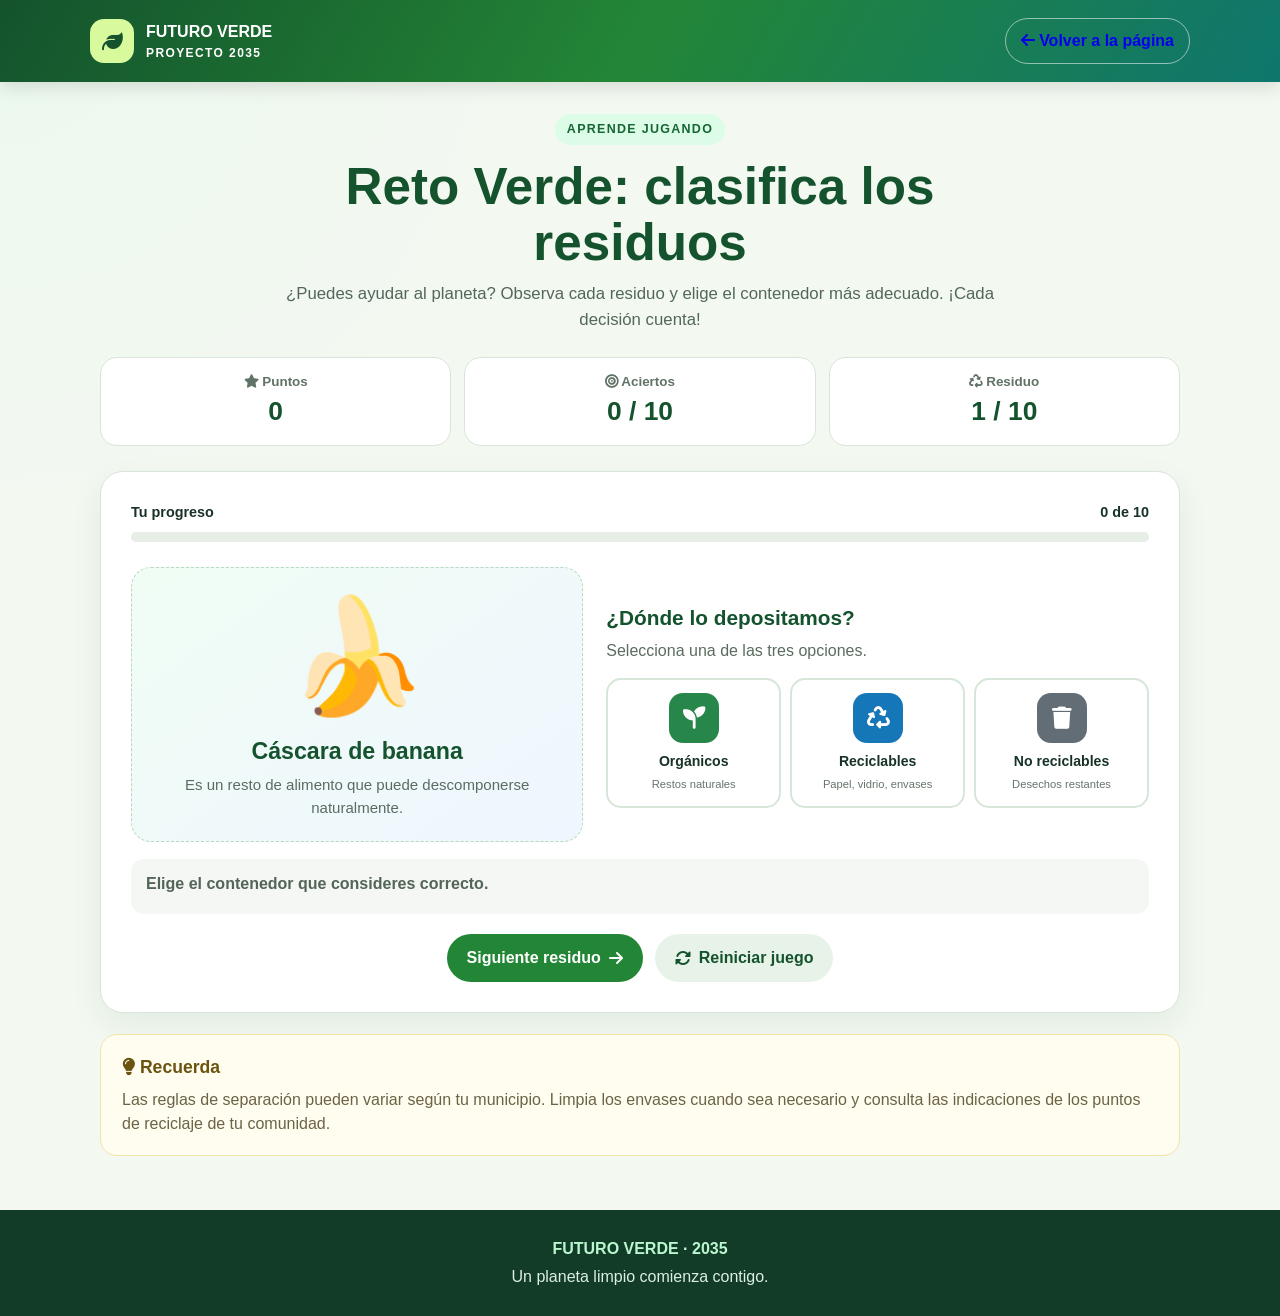
<file: juego.html>
<!DOCTYPE html>
<html lang="es">
<head>
<meta charset="UTF-8">
<meta name="viewport" content="width=device-width, initial-scale=1">
<meta name="description" content="Juego educativo para aprender a clasificar residuos.">
<title>Reto Verde | Futuro Verde 2035</title>
<link rel="stylesheet" href="https://cdnjs.cloudflare.com/ajax/libs/font-awesome/6.5.2/css/all.min.css">
<style>
:root{--green:#238636;--dark:#14532d;--pale:#dcfce7;--text:#183326;--bg:#f3f8f1;--border:#d7e6d8}
*{box-sizing:border-box}body{margin:0;font-family:Arial,Helvetica,sans-serif;color:var(--text);background:radial-gradient(circle at top left,#dcfce755,transparent 32rem),var(--bg);line-height:1.5}
.game-header{background:linear-gradient(120deg,#14532d,#238636,#0f766e);color:white;padding:18px 5%;box-shadow:0 4px 18px #0002}
.header-inner{max-width:1100px;margin:auto;display:flex;justify-content:space-between;align-items:center;gap:15px;flex-wrap:wrap}
.brand{display:flex;align-items:center;gap:12px;text-decoration:none;color:white;font-weight:800}.brand-icon{display:grid;place-items:center;width:44px;height:44px;border-radius:14px;background:#d9f99d;color:#14532d;font-size:1.3rem}.brand small{display:block;font-size:.75rem;letter-spacing:1.4px}
.back-link{border:1px solid #ffffff88;border-radius:99px;padding:10px 15px;text-decoration:none;font-weight:bold}.back-link:hover{background:#ffffff22}
main{width:min(1080px,92%);margin:32px auto 54px}.intro{text-align:center;max-width:760px;margin:0 auto 25px}.eyebrow{display:inline-block;background:#dcfce7;color:#166534;padding:6px 12px;border-radius:99px;font-size:.78rem;font-weight:800;letter-spacing:1.3px}
h1{margin:14px 0 10px;color:var(--dark);font-size:clamp(2rem,5vw,3.2rem);line-height:1.1}.intro p{margin:0;color:#52675a;font-size:1.05rem}
.game-stats{display:grid;grid-template-columns:repeat(3,1fr);gap:13px;margin:25px 0}.stat-card{background:white;border:1px solid var(--border);border-radius:17px;padding:14px;text-align:center}.stat-card span{display:block;color:#617366;font-size:.84rem;font-weight:bold}.stat-card strong{display:block;color:var(--dark);font-size:1.65rem}
.game-panel{background:white;border:1px solid var(--border);border-radius:23px;padding:clamp(17px,4vw,30px);box-shadow:0 12px 32px #14532d12}
.progress-heading{display:flex;justify-content:space-between;gap:10px;margin-bottom:8px;font-size:.9rem;font-weight:bold}.progress-track{height:10px;background:#e6eee6;border-radius:99px;overflow:hidden;margin-bottom:25px}.progress-bar{height:100%;width:0;background:linear-gradient(90deg,#22c55e,#0f766e);transition:width .25s}
.challenge{display:grid;grid-template-columns:1fr 1.2fr;gap:23px;align-items:center}.item-display{min-height:245px;display:flex;flex-direction:column;align-items:center;justify-content:center;text-align:center;padding:22px;border-radius:20px;background:linear-gradient(145deg,#f0fdf4,#eff6ff);border:1px dashed #b8d9bd}.item-emoji{font-size:clamp(4.5rem,10vw,7rem);line-height:1.2;margin-bottom:10px}.item-display h2{color:var(--dark);margin:0 0 5px;font-size:1.45rem}.item-display p{margin:0;color:#5a6c60;font-size:.94rem}
.choice-area h2{margin:0 0 6px;font-size:1.3rem;color:var(--dark)}.choice-area>p{margin:0 0 15px;color:#5a6c60}.bins{display:grid;grid-template-columns:repeat(3,minmax(0,1fr));gap:9px}
.bin-button{min-height:130px;border:2px solid var(--border);border-radius:15px;padding:12px 7px;background:white;color:var(--text);cursor:pointer;font:inherit;transition:.18s}.bin-button:hover:not(:disabled),.bin-button:focus-visible{transform:translateY(-3px);border-color:#65a875;box-shadow:0 7px 18px #14532d1f;outline:none}.bin-button:disabled{cursor:default;opacity:.72}
.bin-icon{display:grid;place-items:center;width:50px;height:50px;margin:0 auto 8px;border-radius:14px;font-size:1.4rem;color:white}.bin-organic .bin-icon{background:#27864a}.bin-recycle .bin-icon{background:#1677b8}.bin-other .bin-icon{background:#626d75}.bin-button strong{display:block;font-size:.88rem}.bin-button small{display:block;margin-top:3px;color:#66756a;font-size:.7rem}
.feedback{min-height:55px;margin-top:17px;padding:13px 15px;border-radius:13px;background:#f4f7f4;color:#536458;font-weight:bold}.feedback.correct{background:#dcfce7;color:#166534}.feedback.incorrect{background:#feeceb;color:#a1231b}
.game-actions{display:flex;justify-content:center;gap:12px;flex-wrap:wrap;margin-top:20px}.primary-button,.secondary-button{display:inline-flex;align-items:center;justify-content:center;gap:8px;border:0;border-radius:99px;padding:12px 20px;font:inherit;font-weight:800;cursor:pointer;transition:transform .18s}.primary-button{background:var(--green);color:white}.secondary-button{background:#e7f3e8;color:var(--dark)}.primary-button:hover,.secondary-button:hover{transform:translateY(-2px)}button:focus-visible{outline:3px solid #86efac;outline-offset:3px}
.result-panel{display:none;text-align:center;padding:25px 12px 8px}.result-panel.show{display:block}.result-emoji{font-size:4rem}.result-panel h2{margin:8px 0;color:var(--dark);font-size:2rem}.result-panel p{max-width:560px;margin:0 auto 18px;color:#52675a}.result-score{color:var(--green);font-size:2.5rem;font-weight:900}
.how-to{margin-top:21px;padding:19px 21px;background:#fffdf0;border:1px solid #f0e5a9;border-radius:17px}.how-to h2{margin:0 0 7px;color:#6b5410;font-size:1.1rem}.how-to p{margin:0;color:#6b6344}
.game-footer{text-align:center;padding:23px 5%;color:#dcefe0;background:#123c28}.game-footer p{margin:4px}.game-footer strong{color:#bbf7d0}
@media(max-width:760px){.challenge{grid-template-columns:1fr}.item-display{min-height:200px}.bins{grid-template-columns:1fr}.bin-button{min-height:auto;display:flex;align-items:center;text-align:left;gap:12px;padding:10px 12px}.bin-icon{flex:0 0 44px;width:44px;height:44px;margin:0}.bin-button small{display:inline}.game-stats{gap:7px}.stat-card{padding:11px 5px}.stat-card strong{font-size:1.35rem}}
@media(prefers-reduced-motion:reduce){*{scroll-behavior:auto!important;transition:none!important}}
</style>
</head>
<body>
<header class="game-header"><div class="header-inner">
<a class="brand" href="index.html"><span class="brand-icon"><i class="fa-solid fa-leaf" aria-hidden="true"></i></span><span>FUTURO VERDE<small>PROYECTO 2035</small></span></a>
<a class="back-link" href="index.html"><i class="fa-solid fa-arrow-left" aria-hidden="true"></i> Volver a la página</a>
</div></header>
<main>
<section class="intro"><span class="eyebrow">APRENDE JUGANDO</span><h1>Reto Verde: clasifica los residuos</h1><p>¿Puedes ayudar al planeta? Observa cada residuo y elige el contenedor más adecuado. ¡Cada decisión cuenta!</p></section>
<section class="game-stats" aria-label="Estadísticas del juego">
<div class="stat-card"><span><i class="fa-solid fa-star" aria-hidden="true"></i> Puntos</span><strong id="score">0</strong></div>
<div class="stat-card"><span><i class="fa-solid fa-bullseye" aria-hidden="true"></i> Aciertos</span><strong id="hits">0 / 10</strong></div>
<div class="stat-card"><span><i class="fa-solid fa-recycle" aria-hidden="true"></i> Residuo</span><strong id="counter">1 / 10</strong></div>
</section>
<section class="game-panel" aria-label="Juego de clasificación de residuos">
<div id="game-content">
<div class="progress-heading"><span>Tu progreso</span><span id="progress-label">0 de 10</span></div>
<div class="progress-track" id="progress-track" role="progressbar" aria-label="Progreso del juego" aria-valuemin="0" aria-valuemax="10" aria-valuenow="0"><div class="progress-bar" id="progress-bar"></div></div>
<div class="challenge">
<div class="item-display" aria-live="polite"><div class="item-emoji" id="item-emoji" aria-hidden="true">🍌</div><h2 id="item-name">Cáscara de banana</h2><p id="item-description">Puede descomponerse de forma natural.</p></div>
<div class="choice-area"><h2>¿Dónde lo depositamos?</h2><p>Selecciona una de las tres opciones.</p>
<div class="bins" id="bins">
<button class="bin-button bin-organic" type="button" data-bin="organico"><span class="bin-icon"><i class="fa-solid fa-seedling" aria-hidden="true"></i></span><span><strong>Orgánicos</strong><small>Restos naturales</small></span></button>
<button class="bin-button bin-recycle" type="button" data-bin="reciclable"><span class="bin-icon"><i class="fa-solid fa-recycle" aria-hidden="true"></i></span><span><strong>Reciclables</strong><small>Papel, vidrio, envases</small></span></button>
<button class="bin-button bin-other" type="button" data-bin="no-reciclable"><span class="bin-icon"><i class="fa-solid fa-trash" aria-hidden="true"></i></span><span><strong>No reciclables</strong><small>Desechos restantes</small></span></button>
</div></div></div>
<div class="feedback" id="feedback" role="status" aria-live="polite">¡Vamos! Elige el contenedor correcto para comenzar.</div>
<div class="game-actions"><button class="primary-button" id="next-button" type="button" hidden>Siguiente residuo <i class="fa-solid fa-arrow-right" aria-hidden="true"></i></button><button class="secondary-button" id="restart-button" type="button"><i class="fa-solid fa-rotate" aria-hidden="true"></i> Reiniciar juego</button></div>
</div>
<div class="result-panel" id="result-panel" aria-live="polite"><div class="result-emoji" id="result-emoji" aria-hidden="true">🌎</div><h2 id="result-title">¡Reto completado!</h2><div class="result-score" id="result-score">0 puntos</div><p id="result-message">Cada pequeño gesto ayuda a construir un futuro más verde.</p><button class="primary-button" id="play-again-button" type="button"><i class="fa-solid fa-rotate" aria-hidden="true"></i> Jugar otra vez</button></div>
</section>
<aside class="how-to"><h2><i class="fa-solid fa-lightbulb" aria-hidden="true"></i> Recuerda</h2><p>Las reglas de separación pueden variar según tu municipio. Limpia los envases cuando sea necesario y consulta las indicaciones de los puntos de reciclaje de tu comunidad.</p></aside>
</main>
<footer class="game-footer"><p><strong>FUTURO VERDE · 2035</strong></p><p>Un planeta limpio comienza contigo.</p></footer>
<script>
"use strict";
const residuos = [
{emoji:"🍌",nombre:"Cáscara de banana",descripcion:"Es un resto de alimento que puede descomponerse naturalmente.",categoria:"organico",explicacion:"Los restos de frutas pueden ir a residuos orgánicos o compostaje, si está disponible."},
{emoji:"📰",nombre:"Periódico usado",descripcion:"Es papel y está seco y limpio.",categoria:"reciclable",explicacion:"El papel limpio y seco suele poder reciclarse. Evita reciclarlo si está muy sucio o mojado."},
{emoji:"🥤",nombre:"Botella plástica vacía",descripcion:"Es un envase que puede recuperarse para reciclar.",categoria:"reciclable",explicacion:"Vacía la botella y deposítala en la recolección de plásticos cuando exista ese servicio."},
{emoji:"🍂",nombre:"Hojas secas",descripcion:"Son restos de plantas del jardín.",categoria:"organico",explicacion:"Las hojas secas pueden aprovecharse para hacer compost o depositarse con los residuos orgánicos."},
{emoji:"🧻",nombre:"Papel higiénico usado",descripcion:"Está sucio y no se puede recuperar como papel común.",categoria:"no-reciclable",explicacion:"El papel higiénico usado no debe colocarse con el papel reciclable."},
{emoji:"🥫",nombre:"Lata de bebida vacía",descripcion:"Es un envase metálico vacío.",categoria:"reciclable",explicacion:"Las latas suelen ser reciclables. Comprueba que estén vacías y sigue las reglas locales."},
{emoji:"🍎",nombre:"Corazón de manzana",descripcion:"Es un resto natural de una fruta.",categoria:"organico",explicacion:"Los restos de fruta pueden ir al compostaje o al contenedor de orgánicos."},
{emoji:"🪥",nombre:"Cepillo de dientes usado",descripcion:"Está hecho de varios materiales y no suele aceptarse en el reciclaje común.",categoria:"no-reciclable",explicacion:"Los cepillos de dientes normalmente van a residuos no reciclables, salvo que haya un programa especial."},
{emoji:"🫙",nombre:"Frasco de vidrio vacío",descripcion:"Es un recipiente de vidrio reutilizable o reciclable.",categoria:"reciclable",explicacion:"El vidrio suele poder reciclarse. Manipúlalo con cuidado y revisa los puntos de recepción disponibles."},
{emoji:"🍕",nombre:"Servilleta con grasa",descripcion:"Está manchada con comida y no sirve para el reciclaje de papel.",categoria:"no-reciclable",explicacion:"El papel con grasa o restos de comida no debe mezclarse con papel limpio para reciclar."}
];
const nombresCategoria={"organico":"Orgánicos","reciclable":"Reciclables","no-reciclable":"No reciclables"};
const puntosPorAcierto=10;
let orden=[],indice=0,puntos=0,aciertos=0,respondido=false;
const $=id=>document.getElementById(id);
const scoreEl=$("score"),hitsEl=$("hits"),counterEl=$("counter"),itemEmojiEl=$("item-emoji"),itemNameEl=$("item-name"),itemDescriptionEl=$("item-description"),feedbackEl=$("feedback"),nextButton=$("next-button"),gameContent=$("game-content"),resultPanel=$("result-panel"),progressBar=$("progress-bar"),progressLabel=$("progress-label"),progressTrack=$("progress-track");
const binButtons=Array.from(document.querySelectorAll("[data-bin]"));
function mezclar(array){const copia=[...array];for(let i=copia.length-1;i>0;i--){const j=Math.floor(Math.random()*(i+1));[copia[i],copia[j]]=[copia[j],copia[i]];}return copia;}
function actualizarEstadisticas(){
 scoreEl.textContent=puntos;hitsEl.textContent=`${aciertos} / ${residuos.length}`;counterEl.textContent=`${Math.min(indice+1,residuos.length)} / ${residuos.length}`;
 const completados=indice+(respondido?1:0),porcentaje=Math.min(completados/residuos.length*100,100);
 progressBar.style.width=`${porcentaje}%`;progressLabel.textContent=`${completados} de ${residuos.length}`;progressTrack.setAttribute("aria-valuenow",String(completados));
}
function mostrarResiduo(){
 if(indice>=orden.length){terminarJuego();return;}
 respondido=false;const residuo=orden[indice];itemEmojiEl.textContent=residuo.emoji;itemNameEl.textContent=residuo.nombre;itemDescriptionEl.textContent=residuo.descripcion;
 feedbackEl.className="feedback";feedbackEl.textContent="Elige el contenedor que consideres correcto.";nextButton.hidden=true;
 binButtons.forEach(b=>{b.disabled=false;b.removeAttribute("aria-pressed");});actualizarEstadisticas();
}
function elegirContenedor(categoriaElegida){
 if(respondido)return;respondido=true;const residuo=orden[indice],correcto=categoriaElegida===residuo.categoria;
 if(correcto){puntos+=puntosPorAcierto;aciertos++;feedbackEl.className="feedback correct";feedbackEl.textContent=`¡Correcto! ${residuo.explicacion}`;}
 else{feedbackEl.className="feedback incorrect";feedbackEl.textContent=`No exactamente. La respuesta esperada es: ${nombresCategoria[residuo.categoria]}. ${residuo.explicacion}`;}
 binButtons.forEach(b=>{b.disabled=true;if(b.dataset.bin===categoriaElegida)b.setAttribute("aria-pressed","true");});
 nextButton.hidden=false;nextButton.innerHTML=indice===orden.length-1?'Ver resultado <i class="fa-solid fa-flag-checkered" aria-hidden="true"></i>':'Siguiente residuo <i class="fa-solid fa-arrow-right" aria-hidden="true"></i>';actualizarEstadisticas();
}
function terminarJuego(){
 gameContent.hidden=true;resultPanel.classList.add("show");$("result-score").textContent=`${puntos} puntos`;
 const mensaje=$("result-message"),emoji=$("result-emoji"),titulo=$("result-title");
 if(aciertos===residuos.length){emoji.textContent="🏆";titulo.textContent="¡Excelente, guardián del planeta!";mensaje.textContent=`Acertaste las ${residuos.length} clasificaciones. ¡Tienes una gran actitud ecológica!`;}
 else if(aciertos>=7){emoji.textContent="🌿";titulo.textContent="¡Muy buen trabajo!";mensaje.textContent=`Acertaste ${aciertos} de ${residuos.length}. Ya estás ayudando a construir un futuro más verde.`;}
 else if(aciertos>=4){emoji.textContent="🌱";titulo.textContent="¡Vas por buen camino!";mensaje.textContent=`Acertaste ${aciertos} de ${residuos.length}. Repasa las explicaciones y vuelve a intentarlo.`;}
 else{emoji.textContent="🌎";titulo.textContent="¡Sigue aprendiendo!";mensaje.textContent=`Acertaste ${aciertos} de ${residuos.length}. Cada intento te ayuda a cuidar mejor el planeta.`;}
 scoreEl.textContent=puntos;hitsEl.textContent=`${aciertos} / ${residuos.length}`;counterEl.textContent=`${residuos.length} / ${residuos.length}`;progressBar.style.width="100%";progressLabel.textContent=`${residuos.length} de ${residuos.length}`;progressTrack.setAttribute("aria-valuenow",String(residuos.length));
}
function reiniciarJuego(){orden=mezclar(residuos);indice=0;puntos=0;aciertos=0;respondido=false;gameContent.hidden=false;resultPanel.classList.remove("show");mostrarResiduo();}
binButtons.forEach(button=>button.addEventListener("click",()=>elegirContenedor(button.dataset.bin)));
nextButton.addEventListener("click",()=>{if(!respondido)return;indice++;mostrarResiduo();});
$("restart-button").addEventListener("click",reiniciarJuego);$("play-again-button").addEventListener("click",reiniciarJuego);
reiniciarJuego();
</script>
</body>
</html>
</file>
<file: style.css>
/* =========================================================
   VISIÓN 2035 — STYLE.CSS
   Diseño futurista / tecnológico / interactivo
   Compatible con el index.html actual
   ========================================================= */

/* =========================================================
   01. VARIABLES Y RESET
   ========================================================= */

:root {
    --bg-main: #040912;
    --bg-deep: #02060d;
    --bg-secondary: #07111f;
    --bg-tertiary: #0a1728;

    --surface: rgba(11, 24, 42, .82);
    --surface-solid: #0b182a;
    --surface-light: #10233a;
    --surface-hover: #142b45;

    --border: rgba(130, 190, 255, .14);
    --border-strong: rgba(0, 229, 255, .30);

    --text-primary: #f4f8ff;
    --text-secondary: #a8b8cc;
    --text-muted: #708198;

    --cyan: #00e5ff;
    --cyan-soft: #64f3ff;
    --blue: #2196f3;
    --purple: #7c4dff;
    --violet: #b388ff;
    --green: #00ff99;
    --yellow: #ffd740;
    --orange: #ff9100;
    --pink: #ff4081;
    --red: #ff5252;

    --gradient-primary: linear-gradient(135deg, #00e5ff 0%, #2196f3 55%, #7c4dff 100%);
    --gradient-future: linear-gradient(135deg, #00e5ff 0%, #00ff99 48%, #7c4dff 100%);

    --shadow-sm: 0 8px 25px rgba(0, 0, 0, .20);
    --shadow-md: 0 18px 50px rgba(0, 0, 0, .32);
    --shadow-lg: 0 30px 90px rgba(0, 0, 0, .42);
    --glow-cyan: 0 0 30px rgba(0, 229, 255, .18);
    --glow-purple: 0 0 35px rgba(124, 77, 255, .18);

    --container: 1280px;
    --header-height: 78px;

    --radius-sm: 10px;
    --radius-md: 16px;
    --radius-lg: 24px;
    --radius-xl: 32px;

    --transition: 260ms cubic-bezier(.2, .75, .25, 1);
}

*,
*::before,
*::after {
    box-sizing: border-box;
}

html {
    scroll-behavior: smooth;
    scroll-padding-top: 95px;
}

body {
    margin: 0;
    min-width: 320px;
    background:
        radial-gradient(circle at 10% 10%, rgba(0, 229, 255, .055), transparent 26rem),
        radial-gradient(circle at 90% 25%, rgba(124, 77, 255, .055), transparent 28rem),
        var(--bg-main);
    color: var(--text-primary);
    font-family: "Inter", system-ui, -apple-system, BlinkMacSystemFont, "Segoe UI", sans-serif;
    line-height: 1.65;
    overflow-x: hidden;
}

body::selection {
    background: rgba(0, 229, 255, .30);
    color: #fff;
}

img,
video {
    max-width: 100%;
    display: block;
}

button,
a {
    font: inherit;
}

a {
    color: inherit;
    text-decoration: none;
}

button {
    border: 0;
}

h1,
h2,
h3,
h4,
p {
    margin-top: 0;
}

h1,
h2,
h3,
h4 {
    line-height: 1.12;
}

p {
    color: var(--text-secondary);
}

::selection {
    background: var(--cyan);
    color: #001018;
}

/* =========================================================
   02. FONDO GLOBAL
   ========================================================= */

.page-background {
    position: fixed;
    inset: 0;
    z-index: -10;
    pointer-events: none;
    overflow: hidden;
    background:
        linear-gradient(rgba(255,255,255,.012) 1px, transparent 1px),
        linear-gradient(90deg, rgba(255,255,255,.012) 1px, transparent 1px);
    background-size: 64px 64px;
}

.tech-grid {
    position: absolute;
    inset: 0;
    opacity: .32;
    background-image:
        linear-gradient(rgba(0,229,255,.045) 1px, transparent 1px),
        linear-gradient(90deg, rgba(0,229,255,.045) 1px, transparent 1px);
    background-size: 80px 80px;
    mask-image: linear-gradient(to bottom, black, transparent 92%);
}

.glow-orb {
    position: absolute;
    width: 32rem;
    height: 32rem;
    border-radius: 50%;
    filter: blur(80px);
    opacity: .12;
}

.glow-orb-cyan {
    top: -12rem;
    left: -10rem;
    background: var(--cyan);
}

.glow-orb-purple {
    top: 25%;
    right: -15rem;
    background: var(--purple);
}

.glow-orb-green {
    bottom: -18rem;
    left: 35%;
    background: var(--green);
}

main {
    position: relative;
}

/* =========================================================
   03. CONTENEDOR / SECCIONES
   ========================================================= */

.container {
    width: min(calc(100% - 48px), var(--container));
    margin-inline: auto;
}

.section {
    position: relative;
    padding: 120px 0;
    isolation: isolate;
    overflow: hidden;
}

.section-secondary {
    background:
        linear-gradient(180deg, rgba(255,255,255,.018), rgba(255,255,255,0)),
        rgba(4, 12, 23, .72);
    border-block: 1px solid rgba(255,255,255,.035);
}

.section-heading {
    max-width: 820px;
    margin-bottom: 60px;
}

.section-label {
    display: inline-flex;
    align-items: center;
    gap: 12px;
    margin-bottom: 18px;
    color: var(--cyan);
    font-family: "Orbitron", sans-serif;
    font-size: .72rem;
    font-weight: 700;
    letter-spacing: .18em;
    text-transform: uppercase;
}

.section-label::before {
    content: "";
    width: 42px;
    height: 2px;
    background: var(--gradient-primary);
    box-shadow: 0 0 14px rgba(0,229,255,.5);
}

.section-title {
    margin-bottom: 20px;
    color: var(--text-primary);
    font-family: "Orbitron", sans-serif;
    font-size: clamp(2.2rem, 5vw, 4.6rem);
    font-weight: 800;
    letter-spacing: -.055em;
}

.section-description {
    max-width: 720px;
    margin-bottom: 0;
    color: var(--text-secondary);
    font-size: 1.05rem;
}

.gradient-text {
    color: var(--cyan);
    background: var(--gradient-primary);
    -webkit-background-clip: text;
    background-clip: text;
    -webkit-text-fill-color: transparent;
}

.card {
    background: var(--surface);
    border: 1px solid var(--border);
    border-radius: var(--radius-lg);
    box-shadow: var(--shadow-sm);
    backdrop-filter: blur(18px);
}

/* =========================================================
   04. BOTONES
   ========================================================= */

.btn {
    position: relative;
    display: inline-flex;
    align-items: center;
    justify-content: center;
    gap: 10px;
    min-height: 50px;
    padding: 0 22px;
    border-radius: 999px;
    border: 1px solid transparent;
    font-weight: 800;
    font-size: .92rem;
    cursor: pointer;
    overflow: hidden;
    transition: transform var(--transition), border-color var(--transition),
        background var(--transition), box-shadow var(--transition);
}

.btn::before {
    content: "";
    position: absolute;
    inset: 0;
    background: linear-gradient(110deg, transparent 20%, rgba(255,255,255,.25), transparent 80%);
    transform: translateX(-130%);
    transition: transform .7s ease;
}

.btn:hover::before {
    transform: translateX(130%);
}

.btn:hover {
    transform: translateY(-3px);
}

.btn-primary {
    color: #001019;
    background: var(--gradient-primary);
    box-shadow: 0 10px 35px rgba(0, 229, 255, .18);
}

.btn-primary:hover {
    box-shadow: 0 15px 45px rgba(0, 229, 255, .30);
}

.btn-secondary {
    color: var(--text-primary);
    border-color: rgba(255,255,255,.16);
    background: rgba(255,255,255,.035);
}

.btn-secondary:hover {
    border-color: rgba(0,229,255,.42);
    background: rgba(0,229,255,.06);
    box-shadow: var(--glow-cyan);
}

/* =========================================================
   05. NAVBAR
   ========================================================= */

.site-header {
    position: fixed;
    top: 0;
    left: 0;
    right: 0;
    z-index: 1000;
    height: var(--header-height);
    border-bottom: 1px solid rgba(255,255,255,.06);
    background: rgba(3, 9, 17, .74);
    backdrop-filter: blur(20px) saturate(150%);
    transition: background var(--transition), box-shadow var(--transition);
}

.site-header::before {
    content: "";
    position: absolute;
    top: 0;
    left: 0;
    right: 0;
    height: 2px;
    background: var(--gradient-primary);
    box-shadow: 0 0 18px rgba(0,229,255,.35);
}

.site-header.scrolled {
    background: rgba(3, 9, 17, .94);
    box-shadow: 0 15px 45px rgba(0,0,0,.35);
}

.site-header-inner {
    height: 100%;
    display: flex;
    align-items: center;
    justify-content: space-between;
    gap: 30px;
}

.brand {
    display: inline-flex;
    align-items: center;
    gap: 12px;
    flex: 0 0 auto;
}

.brand-mark {
    position: relative;
    width: 32px;
    height: 32px;
    display: flex;
    align-items: flex-end;
    justify-content: center;
    gap: 3px;
    padding: 7px 6px;
    border: 1px solid rgba(0,229,255,.42);
    border-radius: 9px;
    background: linear-gradient(145deg, rgba(0,229,255,.14), rgba(124,77,255,.08));
    box-shadow: inset 0 0 15px rgba(0,229,255,.08), 0 0 18px rgba(0,229,255,.08);
}

.brand-mark-line {
    width: 4px;
    border-radius: 4px 4px 1px 1px;
    background: var(--gradient-future);
}

.brand-mark-line:nth-child(1) { height: 42%; }
.brand-mark-line:nth-child(2) { height: 72%; }
.brand-mark-line:nth-child(3) { height: 100%; }

.brand-content {
    display: flex;
    flex-direction: column;
    line-height: 1;
}

.brand-content strong {
    font-family: "Orbitron", sans-serif;
    font-size: 1rem;
    letter-spacing: .01em;
}

.brand-content strong span {
    color: var(--cyan);
}

.brand-content small {
    margin-top: 5px;
    color: var(--text-muted);
    font-size: .46rem;
    font-weight: 800;
    letter-spacing: .18em;
}

.main-nav {
    display: flex;
    align-items: center;
    gap: 3px;
}

.nav-link {
    position: relative;
    display: inline-flex;
    align-items: center;
    min-height: 46px;
    padding: 0 12px;
    color: #9eacbf;
    border-radius: 10px;
    font-size: .77rem;
    font-weight: 800;
    transition: color var(--transition), background var(--transition);
}

.nav-link:hover,
.nav-link.active {
    color: #fff;
    background: rgba(255,255,255,.045);
}

.nav-link::after {
    content: "";
    position: absolute;
    left: 12px;
    right: 12px;
    bottom: 5px;
    height: 2px;
    border-radius: 2px;
    background: var(--cyan);
    transform: scaleX(0);
    transform-origin: center;
    transition: transform var(--transition);
    box-shadow: 0 0 10px rgba(0,229,255,.65);
}

.nav-link:hover::after,
.nav-link.active::after {
    transform: scaleX(1);
}

.nav-link-highlight {
    margin-left: 6px;
    padding-inline: 17px;
    color: var(--cyan);
    border: 1px solid rgba(0,229,255,.32);
    background: rgba(0,229,255,.045);
}

.nav-link-highlight::after {
    display: none;
}

.menu-toggle {
    display: none;
    width: 44px;
    height: 44px;
    padding: 10px;
    border: 1px solid rgba(255,255,255,.12);
    border-radius: 10px;
    background: rgba(255,255,255,.04);
    cursor: pointer;
}

.menu-toggle span {
    display: block;
    width: 100%;
    height: 2px;
    margin: 5px 0;
    border-radius: 2px;
    background: #fff;
}

/* =========================================================
   06. HERO
   ========================================================= */

.hero-section {
    position: relative;
    min-height: 100svh;
    padding: calc(var(--header-height) + 65px) 0 80px;
    display: flex;
    align-items: center;
    overflow: hidden;
    background:
        radial-gradient(circle at 15% 50%, rgba(33,150,243,.18), transparent 32rem),
        radial-gradient(circle at 55% 70%, rgba(0,255,153,.07), transparent 28rem),
        linear-gradient(180deg, #06101c 0%, #020a12 100%);
}

.hero-section::before {
    content: "";
    position: absolute;
    inset: 0;
    background:
        linear-gradient(rgba(0,229,255,.045) 1px, transparent 1px),
        linear-gradient(90deg, rgba(0,229,255,.045) 1px, transparent 1px);
    background-size: 55px 55px;
    mask-image: linear-gradient(to bottom, black, transparent 90%);
    opacity: .65;
}

.hero-section::after {
    content: "";
    position: absolute;
    inset: 15% 0 auto;
    height: 1px;
    background: linear-gradient(90deg, transparent, rgba(0,229,255,.28), transparent);
}

.hero-container {
    position: relative;
    z-index: 2;
    display: grid;
    grid-template-columns: minmax(0, 1.06fr) minmax(420px, .94fr);
    align-items: center;
    gap: clamp(50px, 7vw, 110px);
}

.hero-content {
    position: relative;
    z-index: 2;
}

.hero-kicker {
    display: inline-flex;
    align-items: center;
    gap: 11px;
    margin-bottom: 24px;
    color: var(--cyan);
    font-family: "Orbitron", sans-serif;
    font-size: .76rem;
    font-weight: 800;
    letter-spacing: .13em;
}

.status-dot {
    width: 8px;
    height: 8px;
    border-radius: 50%;
    background: var(--green);
    box-shadow: 0 0 0 5px rgba(0,255,153,.08), 0 0 15px rgba(0,255,153,.7);
    animation: pulse-dot 1.8s infinite;
}

.hero-title {
    margin: 0;
    font-family: "Orbitron", sans-serif;
    font-weight: 900;
    letter-spacing: -.075em;
}

.hero-title-main {
    display: block;
    font-size: clamp(4rem, 8.4vw, 8.2rem);
    line-height: .83;
    color: #f5f9ff;
    text-shadow: 0 0 40px rgba(255,255,255,.06);
}

.hero-title-year {
    display: block;
    margin-top: 10px;
    font-size: clamp(4.2rem, 9.5vw, 9.5rem);
    line-height: .83;
    background: linear-gradient(135deg, #00e5ff 0%, #2196f3 58%, #7c4dff 100%);
    -webkit-background-clip: text;
    background-clip: text;
    -webkit-text-fill-color: transparent;
    filter: drop-shadow(0 0 24px rgba(0,229,255,.15));
}

.hero-title-sub {
    display: block;
    margin-top: 25px;
    max-width: 720px;
    color: #edf4ff;
    font-size: clamp(2rem, 4.2vw, 4rem);
    line-height: .95;
    letter-spacing: -.07em;
}

.hero-description {
    max-width: 690px;
    margin: 35px 0 28px;
    color: #aab8c9;
    font-size: clamp(1rem, 1.5vw, 1.18rem);
}

.hero-actions {
    display: flex;
    flex-wrap: wrap;
    gap: 12px;
}

.hero-indicators {
    display: flex;
    flex-wrap: wrap;
    gap: 0;
    margin-top: 52px;
    border-top: 1px solid rgba(255,255,255,.08);
    padding-top: 22px;
}

.hero-indicator {
    min-width: 150px;
    padding-right: 28px;
    margin-right: 28px;
    border-right: 1px solid rgba(255,255,255,.08);
}

.hero-indicator:last-child {
    border-right: 0;
}

.hero-indicator strong {
    display: block;
    color: #fff;
    font-family: "Orbitron", sans-serif;
    font-size: 1.35rem;
}

.hero-indicator span {
    display: block;
    margin-top: 3px;
    color: var(--text-muted);
    font-size: .62rem;
    font-weight: 800;
    letter-spacing: .12em;
}

.hero-visual {
    position: relative;
    min-height: 590px;
    display: flex;
    align-items: center;
    justify-content: center;
}

.hero-future-panel {
    position: relative;
    width: min(100%, 540px);
    min-height: 520px;
    padding: 28px;
    border: 1px solid rgba(0,229,255,.30);
    border-radius: 28px;
    background:
        linear-gradient(145deg, rgba(13,31,51,.88), rgba(4,12,22,.91)),
        radial-gradient(circle at 50% 20%, rgba(0,229,255,.08), transparent 55%);
    box-shadow: inset 0 0 50px rgba(0,229,255,.035), 0 30px 80px rgba(0,0,0,.38);
    backdrop-filter: blur(15px);
}

.hero-future-panel::before,
.hero-future-panel::after {
    content: "";
    position: absolute;
    width: 90px;
    height: 12px;
    border-top: 1px solid var(--cyan);
    opacity: .5;
}

.hero-future-panel::before {
    top: -1px;
    left: 28px;
}

.hero-future-panel::after {
    right: 28px;
    bottom: -1px;
    border-top: 0;
    border-bottom: 1px solid var(--purple);
}

.hero-panel-header {
    display: flex;
    align-items: center;
    justify-content: space-between;
    padding-bottom: 18px;
    border-bottom: 1px solid rgba(255,255,255,.09);
    color: #8190a5;
    font-family: "Orbitron", sans-serif;
    font-size: .62rem;
    font-weight: 800;
    letter-spacing: .12em;
}

.hero-panel-header span:first-child {
    display: inline-flex;
    gap: 8px;
    align-items: center;
}

.hero-panel-header i {
    color: var(--cyan);
}

.hero-panel-status {
    color: var(--green);
}

.future-transition {
    position: relative;
    min-height: 340px;
    display: flex;
    flex-direction: column;
    align-items: center;
    justify-content: space-around;
    padding: 30px 0;
}

.future-transition::before {
    content: "";
    position: absolute;
    top: 48px;
    bottom: 48px;
    left: 50%;
    width: 1px;
    background: linear-gradient(var(--cyan), rgba(124,77,255,.5), var(--green));
    box-shadow: 0 0 15px rgba(0,229,255,.25);
}

.future-point {
    position: relative;
    z-index: 2;
    width: 100%;
    display: grid;
    grid-template-columns: 1fr 64px 1fr;
    align-items: center;
    gap: 15px;
}

.future-point-year {
    justify-self: end;
    color: var(--cyan);
    font-family: "Orbitron", sans-serif;
    font-size: .72rem;
    font-weight: 800;
}

.future-point > span:last-child {
    color: #73839a;
    font-size: .72rem;
    font-weight: 700;
}

.future-point-circle {
    width: 54px;
    height: 54px;
    display: grid;
    place-items: center;
    justify-self: center;
    border: 1px solid rgba(0,229,255,.30);
    border-radius: 50%;
    background: #081525;
    color: var(--cyan);
    box-shadow: 0 0 24px rgba(0,229,255,.10);
}

.future-point-transform .future-point-year {
    color: var(--purple);
}

.future-point-transform .future-point-circle {
    color: var(--purple);
    border-color: rgba(124,77,255,.38);
}

.future-point-future .future-point-year {
    color: var(--green);
}

.future-point-future .future-point-circle {
    color: var(--green);
    border-color: rgba(0,255,153,.38);
}

.future-arrow {
    position: relative;
    z-index: 3;
    width: 100%;
    display: grid;
    grid-template-columns: 1fr 64px 1fr;
    align-items: center;
}

.future-arrow span {
    grid-column: 2;
    width: 2px;
    height: 24px;
    justify-self: center;
    background: var(--gradient-primary);
}

.future-arrow i {
    display: none;
}

.hero-panel-data {
    display: grid;
    grid-template-columns: repeat(3, 1fr);
    gap: 10px;
    padding-top: 20px;
    border-top: 1px solid rgba(255,255,255,.08);
}

.hero-panel-data div {
    padding: 12px;
    border: 1px solid rgba(255,255,255,.06);
    border-radius: 10px;
    background: rgba(255,255,255,.025);
}

.hero-panel-data span {
    display: block;
    color: var(--text-muted);
    font-size: .54rem;
    font-weight: 800;
    letter-spacing: .12em;
}

.hero-panel-data strong {
    display: block;
    margin-top: 5px;
    color: #eaf5ff;
    font-size: .68rem;
}

.floating-card {
    position: absolute;
    z-index: 5;
    display: inline-flex;
    align-items: center;
    gap: 9px;
    padding: 11px 14px;
    border: 1px solid rgba(0,229,255,.18);
    border-radius: 12px;
    background: rgba(5,15,27,.82);
    color: #cfe5f4;
    box-shadow: 0 12px 35px rgba(0,0,0,.30);
    backdrop-filter: blur(12px);
    font-family: "Orbitron", sans-serif;
    font-size: .58rem;
    font-weight: 800;
    letter-spacing: .08em;
    animation: floating-card 4s ease-in-out infinite;
}

.floating-card i {
    color: var(--cyan);
}

.floating-card-one {
    top: 17%;
    right: -3%;
}

.floating-card-two {
    left: -7%;
    bottom: 23%;
    animation-delay: -1.2s;
}

.floating-card-three {
    right: 2%;
    bottom: 5%;
    animation-delay: -2.2s;
}

.scroll-indicator {
    position: absolute;
    left: 50%;
    bottom: 25px;
    z-index: 5;
    display: flex;
    flex-direction: column;
    align-items: center;
    gap: 5px;
    transform: translateX(-50%);
    color: var(--text-muted);
    font-size: .58rem;
    font-weight: 800;
    letter-spacing: .18em;
}

.scroll-indicator i {
    color: var(--cyan);
    animation: bounce-down 1.5s infinite;
}

/* =========================================================
   07. PRESENTACIÓN
   ========================================================= */

.presentation-section {
    background:
        radial-gradient(circle at 85% 25%, rgba(124,77,255,.09), transparent 25rem);
}

.presentation-main {
    display: grid;
    grid-template-columns: 300px minmax(0, 1fr);
    gap: 42px;
    align-items: stretch;
}

.presentation-year-card {
    position: relative;
    min-height: 330px;
    padding: 32px;
    display: flex;
    flex-direction: column;
    justify-content: flex-end;
    overflow: hidden;
    border: 1px solid rgba(0,229,255,.24);
    border-radius: 24px;
    background:
        linear-gradient(145deg, rgba(0,229,255,.10), rgba(124,77,255,.07)),
        #091522;
    box-shadow: var(--shadow-md);
}

.presentation-year-bg {
    position: absolute;
    top: 5px;
    left: 8px;
    color: rgba(255,255,255,.025);
    font-family: "Orbitron", sans-serif;
    font-size: 9rem;
    font-weight: 900;
    line-height: 1;
    user-select: none;
}

.presentation-card-label {
    position: relative;
    z-index: 1;
    color: var(--cyan);
    font-family: "Orbitron", sans-serif;
    font-size: .62rem;
    font-weight: 800;
    letter-spacing: .16em;
}

.presentation-year-card strong,
.presentation-year-card > .gradient-text {
    position: relative;
    z-index: 1;
    display: block;
    margin-top: 12px;
    font-size: 1.35rem;
}

.presentation-year-card > .gradient-text {
    margin-top: 2px;
    font-family: "Orbitron", sans-serif;
    font-size: 1.7rem;
    font-weight: 800;
}

.presentation-content {
    min-width: 0;
}

.presentation-lead {
    max-width: 820px;
    margin-bottom: 30px;
    color: #d0dbea;
    font-size: 1.1rem;
}

.presentation-pillars {
    display: grid;
    grid-template-columns: repeat(4, minmax(0, 1fr));
    gap: 14px;
}

.pillar-card {
    min-width: 0;
    min-height: 255px;
    padding: 20px;
    position: relative;
    border: 1px solid var(--border);
    border-radius: 18px;
    background: rgba(10,24,41,.72);
    transition: transform var(--transition), border-color var(--transition), background var(--transition);
}

.pillar-card:hover {
    transform: translateY(-7px);
    border-color: rgba(0,229,255,.30);
    background: rgba(14,33,54,.95);
    box-shadow: var(--glow-cyan);
}

.pillar-card .icon-box,
.icon-box {
    width: 48px;
    height: 48px;
    display: grid;
    place-items: center;
    border: 1px solid rgba(0,229,255,.30);
    border-radius: 12px;
    color: var(--cyan);
    background: rgba(0,229,255,.06);
}

.pillar-card > span {
    position: absolute;
    top: 22px;
    right: 18px;
    color: var(--text-muted);
    font-family: "Orbitron", sans-serif;
    font-size: .65rem;
    font-weight: 800;
}

.pillar-card h3 {
    margin: 18px 0 8px;
    font-size: 1.2rem;
}

.pillar-card p {
    margin-bottom: 0;
    font-size: .86rem;
}

.project-flow {
    margin-top: 60px;
    padding: 25px;
    display: grid;
    grid-template-columns: 1fr 50px 1fr 50px 1fr 50px 1fr;
    align-items: center;
    border: 1px solid var(--border);
    border-radius: 20px;
    background: rgba(8,20,35,.64);
}

.flow-step {
    min-width: 0;
    text-align: center;
}

.flow-step > span {
    display: block;
    color: var(--cyan);
    font-family: "Orbitron", sans-serif;
    font-size: .6rem;
    font-weight: 800;
}

.flow-step > i {
    margin: 8px 0;
    color: #dfeaff;
}

.flow-step strong {
    display: block;
    font-size: .95rem;
}

.flow-step small {
    color: var(--text-muted);
    font-size: .72rem;
}

.flow-connector {
    height: 1px;
    background: linear-gradient(90deg, transparent, rgba(0,229,255,.55), transparent);
}

/* =========================================================
   08. REALIDAD
   ========================================================= */

.reality-dashboard {
    display: grid;
    grid-template-columns: minmax(360px, .85fr) minmax(0, 1.15fr);
    gap: 22px;
}

.reality-main-card {
    position: relative;
    min-height: 650px;
    padding: 28px;
    overflow: hidden;
    border: 1px solid rgba(0,229,255,.16);
    border-radius: 24px;
    background:
        radial-gradient(circle at 50% 55%, rgba(0,229,255,.08), transparent 15rem),
        #081423;
}

.reality-card-header {
    position: relative;
    z-index: 2;
    display: flex;
    align-items: flex-start;
    justify-content: space-between;
    gap: 20px;
}

.card-eyebrow {
    display: block;
    margin-bottom: 9px;
    color: var(--cyan);
    font-family: "Orbitron", sans-serif;
    font-size: .6rem;
    font-weight: 800;
    letter-spacing: .14em;
}

.reality-card-header h3 {
    max-width: 350px;
    margin-bottom: 0;
    font-size: 1.2rem;
}

.reality-year {
    flex: 0 0 auto;
    padding: 8px 10px;
    border: 1px solid rgba(0,229,255,.18);
    border-radius: 8px;
    color: var(--text-muted);
    font-family: "Orbitron", sans-serif;
    font-size: .55rem;
    font-weight: 800;
    white-space: nowrap;
}

.reality-visual {
    position: absolute;
    inset: 170px 35px 35px;
    display: grid;
    place-items: center;
}

.radar-circle {
    position: absolute;
    width: min(80%, 330px);
    aspect-ratio: 1;
    border: 1px solid rgba(0,229,255,.18);
    border-radius: 50%;
}

.radar-circle-one { width: 38%; }
.radar-circle-two { width: 58%; }
.radar-circle-three { width: 80%; }

.radar-lines {
    position: absolute;
    width: 80%;
    aspect-ratio: 1;
    background:
        linear-gradient(30deg, transparent 49.8%, rgba(0,229,255,.13) 50%, transparent 50.2%),
        linear-gradient(-30deg, transparent 49.8%, rgba(0,229,255,.13) 50%, transparent 50.2%),
        linear-gradient(90deg, transparent 49.8%, rgba(0,229,255,.13) 50%, transparent 50.2%);
}

.radar-center {
    position: absolute;
    width: 76px;
    height: 76px;
    display: grid;
    place-items: center;
    border: 1px solid rgba(0,229,255,.48);
    border-radius: 50%;
    color: var(--cyan);
    background: rgba(0,229,255,.07);
    box-shadow: 0 0 35px rgba(0,229,255,.13);
}

.radar-point {
    position: absolute;
    z-index: 3;
    display: flex;
    align-items: center;
    gap: 7px;
    color: #dbe7f4;
    font-family: "Orbitron", sans-serif;
    font-size: .68rem;
    font-weight: 700;
}

.radar-point::before {
    content: "";
    width: 7px;
    height: 7px;
    border-radius: 50%;
    background: var(--cyan);
    box-shadow: 0 0 12px currentColor;
}

.radar-point-one { top: 18%; left: 50%; transform: translateX(-50%); }
.radar-point-two { top: 36%; right: 7%; }
.radar-point-three { bottom: 18%; left: 22%; }
.radar-point-four { top: 43%; left: 7%; }

.radar-point-two::before { background: var(--purple); }
.radar-point-three::before { background: var(--green); }
.radar-point-four::before { background: var(--yellow); }

.reality-areas {
    display: grid;
    grid-template-columns: repeat(2, minmax(0, 1fr));
    gap: 14px;
}

.reality-area-card {
    position: relative;
    min-height: 145px;
    padding: 18px;
    overflow: hidden;
    border: 1px solid var(--border);
    border-radius: 17px;
    background: rgba(11,24,41,.78);
    transition: transform var(--transition), border-color var(--transition), background var(--transition), box-shadow var(--transition);
}

.reality-area-card:hover {
    transform: translateY(-5px);
    border-color: rgba(0,229,255,.34);
    background: rgba(15,33,54,.94);
    box-shadow: var(--glow-cyan);
}

.reality-area-card .area-number {
    position: absolute;
    top: 15px;
    right: 17px;
    color: var(--cyan);
    font-family: "Orbitron", sans-serif;
    font-size: .58rem;
    font-weight: 800;
}

.reality-area-card > i {
    display: block;
    width: 38px;
    height: 38px;
    margin-bottom: 12px;
    padding-top: 10px;
    text-align: center;
    border: 1px solid rgba(0,229,255,.24);
    border-radius: 9px;
    color: var(--cyan);
    background: rgba(0,229,255,.055);
}

.reality-area-card h3 {
    margin: 0 0 6px;
    font-size: .98rem;
}

.reality-area-card p {
    margin: 0;
    color: var(--text-muted);
    font-size: .72rem;
    line-height: 1.5;
}

.reality-question {
    margin-top: 26px;
    padding: 20px 24px;
    display: flex;
    align-items: center;
    gap: 15px;
    border: 1px solid rgba(124,77,255,.18);
    border-radius: 16px;
    background: linear-gradient(90deg, rgba(124,77,255,.06), rgba(0,229,255,.03));
}

.reality-question i {
    color: var(--purple);
    font-size: 1.2rem;
}

.reality-question p {
    margin: 0;
    color: #cbd8e8;
    font-size: .94rem;
}

/* =========================================================
   09. PROBLEMAS
   ========================================================= */

.challenge-map {
    position: relative;
    display: grid;
    grid-template-columns: repeat(3, minmax(0, 1fr));
    gap: 18px;
    align-items: stretch;
}

.challenge-center {
    position: absolute;
    z-index: 0;
    inset: 50% auto auto 50%;
    width: 150px;
    height: 150px;
    transform: translate(-50%, -50%);
    display: grid;
    place-items: center;
    border: 1px solid rgba(0,229,255,.22);
    border-radius: 50%;
    background: radial-gradient(circle, rgba(0,229,255,.13), rgba(5,15,26,.92) 65%);
    box-shadow: 0 0 55px rgba(0,229,255,.10);
}

.challenge-center::before,
.challenge-center::after {
    content: "";
    position: absolute;
    inset: -22px;
    border: 1px dashed rgba(0,229,255,.14);
    border-radius: 50%;
}

.challenge-center::after {
    inset: -48px;
    border-color: rgba(124,77,255,.10);
}

.challenge-core {
    text-align: center;
}

.challenge-core span {
    display: block;
    color: var(--cyan);
    font-family: "Orbitron", sans-serif;
    font-size: 1.5rem;
    font-weight: 900;
}

.challenge-core small {
    color: var(--text-muted);
    font-size: .5rem;
    font-weight: 800;
    letter-spacing: .13em;
}

.challenge-card {
    position: relative;
    z-index: 1;
    min-height: 225px;
    padding: 22px;
    display: flex;
    flex-direction: column;
    border: 1px solid var(--border);
    border-radius: 19px;
    background: rgba(9,21,36,.84);
    transition: transform var(--transition), border-color var(--transition), box-shadow var(--transition);
}

.challenge-card:hover {
    transform: translateY(-6px);
    border-color: rgba(0,229,255,.30);
    box-shadow: var(--glow-cyan);
}

.challenge-number {
    position: absolute;
    top: 17px;
    right: 18px;
    color: rgba(0,229,255,.7);
    font-family: "Orbitron", sans-serif;
    font-size: .62rem;
}

.challenge-icon {
    width: 48px;
    height: 48px;
    display: grid;
    place-items: center;
    margin-bottom: 16px;
    border-radius: 12px;
    color: var(--cyan);
    border: 1px solid rgba(0,229,255,.26);
    background: rgba(0,229,255,.06);
}

.challenge-card > div:nth-child(3) > span {
    color: var(--text-muted);
    font-size: .56rem;
    font-weight: 800;
    letter-spacing: .14em;
}

.challenge-card h3 {
    margin: 5px 0 7px;
    font-size: 1.1rem;
}

.challenge-card p {
    margin-bottom: 15px;
    font-size: .78rem;
}

.challenge-card a {
    margin-top: auto;
    display: inline-flex;
    align-items: center;
    gap: 8px;
    color: var(--cyan);
    font-size: .72rem;
    font-weight: 800;
}

/* =========================================================
   10. TEMAS
   ========================================================= */

.themes-section {
    background:
        radial-gradient(circle at 20% 30%, rgba(0,229,255,.07), transparent 24rem),
        radial-gradient(circle at 85% 70%, rgba(124,77,255,.08), transparent 26rem);
}

.themes-command {
    margin-bottom: 30px;
    padding: 18px 20px;
    border: 1px solid rgba(0,229,255,.15);
    border-radius: 15px;
    background: rgba(0,229,255,.035);
}

.themes-command::before {
    content: "SISTEMA · ÁREAS DE TRANSFORMACIÓN";
    display: block;
    margin-bottom: 7px;
    color: var(--cyan);
    font-family: "Orbitron", sans-serif;
    font-size: .58rem;
    font-weight: 800;
    letter-spacing: .15em;
}

.themes-command p {
    margin: 0;
    font-size: .85rem;
}

.themes-grid {
    display: grid;
    grid-template-columns: repeat(5, minmax(0, 1fr));
    gap: 15px;
}

.theme-card {
    --theme-color: var(--cyan);
    position: relative;
    min-height: 230px;
    padding: 22px;
    display: flex;
    flex-direction: column;
    overflow: hidden;
    border: 1px solid var(--border);
    border-radius: 20px;
    background: linear-gradient(145deg, rgba(13,29,48,.86), rgba(6,15,26,.9));
    transition: transform var(--transition), border-color var(--transition), box-shadow var(--transition);
}

.theme-card::before {
    content: "";
    position: absolute;
    width: 150px;
    height: 150px;
    right: -80px;
    top: -80px;
    border-radius: 50%;
    background: var(--theme-color);
    filter: blur(55px);
    opacity: .12;
}

.theme-card:hover {
    transform: translateY(-8px);
    border-color: color-mix(in srgb, var(--theme-color) 50%, transparent);
    box-shadow: 0 18px 45px rgba(0,0,0,.30), 0 0 30px color-mix(in srgb, var(--theme-color) 10%, transparent);
}

.theme-education { --theme-color: #00e5ff; }
.theme-environment { --theme-color: #00ff99; }
.theme-technology { --theme-color: #7c4dff; }
.theme-culture { --theme-color: #ff4081; }
.theme-health { --theme-color: #ff5252; }
.theme-security { --theme-color: #ffd740; }
.theme-tourism { --theme-color: #ff9100; }
.theme-recycling { --theme-color: #00ff99; }
.theme-transport { --theme-color: #2196f3; }
.theme-public { --theme-color: #64f3ff; }

.theme-number {
    color: var(--theme-color);
    font-family: "Orbitron", sans-serif;
    font-size: .58rem;
    font-weight: 800;
}

.theme-icon {
    width: 48px;
    height: 48px;
    margin: 16px 0;
    display: grid;
    place-items: center;
    border: 1px solid color-mix(in srgb, var(--theme-color) 35%, transparent);
    border-radius: 12px;
    color: var(--theme-color);
    background: color-mix(in srgb, var(--theme-color) 7%, transparent);
}

.theme-category {
    color: var(--text-muted);
    font-size: .56rem;
    font-weight: 800;
    letter-spacing: .13em;
}

.theme-card h3 {
    margin: 5px 0 7px;
    font-size: 1.15rem;
}

.theme-card p {
    margin: 0;
    font-size: .75rem;
}

.theme-link {
    margin-top: auto;
    padding-top: 15px;
    display: flex;
    align-items: center;
    justify-content: space-between;
    color: var(--theme-color);
    font-size: .72rem;
    font-weight: 800;
}

.themes-progress {
    margin-top: 28px;
}

.themes-progress-header {
    display: flex;
    justify-content: space-between;
    margin-bottom: 8px;
    color: var(--text-muted);
    font-size: .65rem;
    font-weight: 800;
    letter-spacing: .08em;
}

.progress-track {
    height: 5px;
    overflow: hidden;
    border-radius: 99px;
    background: rgba(255,255,255,.06);
}

.progress-fill {
    height: 100%;
    width: 100%;
    border-radius: inherit;
    background: var(--gradient-primary);
    box-shadow: 0 0 15px rgba(0,229,255,.4);
}

/* =========================================================
   11. EDUCACIÓN 2035
   ========================================================= */

.education2035-section {
    --education: #00e5ff;
    background:
        radial-gradient(circle at 15% 25%, rgba(0,229,255,.08), transparent 25rem),
        radial-gradient(circle at 85% 80%, rgba(124,77,255,.07), transparent 26rem);
}

.education2035-hero {
    position: relative;
    padding: 38px;
    margin-bottom: 28px;
    overflow: hidden;
    border: 1px solid rgba(0,229,255,.20);
    border-radius: 26px;
    background: linear-gradient(145deg, rgba(0,229,255,.07), rgba(9,22,38,.85));
}

.education2035-kicker {
    color: var(--cyan);
    font-family: "Orbitron", sans-serif;
    font-size: .64rem;
    font-weight: 800;
    letter-spacing: .15em;
}

.education2035-hero h2 {
    margin: 12px 0;
    font-family: "Orbitron", sans-serif;
}

.education2035-hero p {
    max-width: 760px;
}

.education2035-main-card {
    padding: 30px;
    border: 1px solid var(--border);
    border-radius: 24px;
    background: rgba(8,21,36,.76);
}

.education2035-card,
.education2035-pillar,
.education2035-proposal,
.education2035-comparison-item {
    position: relative;
    padding: 22px;
    border: 1px solid var(--border);
    border-radius: 18px;
    background: rgba(11,25,42,.76);
    transition: transform var(--transition), border-color var(--transition), box-shadow var(--transition);
}

.education2035-card:hover,
.education2035-pillar:hover,
.education2035-proposal:hover,
.education2035-comparison-item:hover {
    transform: translateY(-5px);
    border-color: rgba(0,229,255,.28);
    box-shadow: var(--glow-cyan);
}

.education2035-pillars {
    display: grid;
    grid-template-columns: repeat(3, 1fr);
    gap: 15px;
}

.education2035-pillar h3,
.education2035-card h3,
.education2035-proposal h3 {
    margin: 12px 0 7px;
}

.education2035-pillar p,
.education2035-card p,
.education2035-proposal p {
    margin-bottom: 0;
    font-size: .82rem;
}

.education2035-stats {
    display: grid;
    grid-template-columns: repeat(3, 1fr);
    gap: 15px;
    margin: 25px 0;
}

.education2035-stat {
    padding: 20px;
    border: 1px solid rgba(0,229,255,.12);
    border-radius: 16px;
    background: rgba(0,229,255,.035);
}

.education2035-stat strong {
    display: block;
    color: var(--cyan);
    font-family: "Orbitron", sans-serif;
    font-size: 2rem;
}

.education2035-stat span {
    color: var(--text-muted);
    font-size: .65rem;
    font-weight: 800;
}

.education2035-comparison {
    margin-top: 25px;
    padding: 24px;
    border: 1px solid var(--border);
    border-radius: 20px;
    background: rgba(3,12,22,.65);
}

.education2035-comparison-header {
    display: flex;
    justify-content: space-between;
    align-items: center;
    gap: 15px;
    margin-bottom: 18px;
}

.education2035-tabs {
    display: flex;
    flex-wrap: wrap;
    gap: 7px;
}

.education2035-tabs button,
.education2035-formula {
    padding: 9px 12px;
    border: 1px solid rgba(255,255,255,.10);
    border-radius: 9px;
    background: rgba(255,255,255,.035);
    color: var(--text-muted);
    cursor: pointer;
}

.education2035-tabs button.active,
.education2035-formula.active {
    color: var(--cyan);
    border-color: rgba(0,229,255,.30);
    background: rgba(0,229,255,.06);
}

.education2035-comparison-panel {
    display: grid;
    grid-template-columns: repeat(2, 1fr);
    gap: 15px;
}

.education2035-comparison-item strong {
    display: block;
    margin-bottom: 7px;
}

.education2035-formula-panel {
    margin-top: 15px;
    padding: 20px;
    border: 1px solid var(--border);
    border-radius: 15px;
    background: rgba(255,255,255,.025);
}

.education2035-timeline {
    position: relative;
    margin-top: 30px;
    padding-left: 35px;
}

.education2035-timeline::before {
    content: "";
    position: absolute;
    left: 8px;
    top: 8px;
    bottom: 8px;
    width: 1px;
    background: linear-gradient(var(--cyan), var(--purple), var(--green));
}

.education2035-timeline-item {
    position: relative;
    margin-bottom: 25px;
    padding: 20px;
    border: 1px solid var(--border);
    border-radius: 15px;
    background: rgba(10,23,39,.74);
}

.education2035-timeline-item::before {
    content: "";
    position: absolute;
    left: -32px;
    top: 25px;
    width: 9px;
    height: 9px;
    border-radius: 50%;
    background: var(--cyan);
    box-shadow: 0 0 15px rgba(0,229,255,.7);
}

.education2035-actions {
    display: flex;
    flex-wrap: wrap;
    gap: 10px;
    margin-top: 25px;
}

.education2035-proposal {
    display: grid;
    grid-template-columns: 58px 1fr;
    gap: 16px;
    margin-top: 15px;
}

.education2035-proposal-icon {
    width: 58px;
    height: 58px;
    display: grid;
    place-items: center;
    border-radius: 15px;
    color: var(--cyan);
    background: rgba(0,229,255,.06);
    border: 1px solid rgba(0,229,255,.22);
}

.education2035-future-core {
    position: relative;
    min-height: 350px;
    display: grid;
    place-items: center;
    margin-top: 25px;
    border: 1px solid rgba(0,229,255,.13);
    border-radius: 24px;
    overflow: hidden;
    background:
        radial-gradient(circle, rgba(0,229,255,.10), transparent 12rem),
        #071321;
}

.education2035-core-ring {
    position: absolute;
    width: 230px;
    aspect-ratio: 1;
    border: 1px solid rgba(0,229,255,.18);
    border-radius: 50%;
    animation: spin-slow 18s linear infinite;
}

.education2035-core-ring:nth-child(2) {
    width: 170px;
    border-color: rgba(124,77,255,.22);
    animation-direction: reverse;
    animation-duration: 12s;
}

.education2035-core-center {
    position: relative;
    z-index: 2;
    width: 100px;
    height: 100px;
    display: grid;
    place-items: center;
    border-radius: 50%;
    border: 1px solid rgba(0,229,255,.45);
    color: var(--cyan);
    background: rgba(0,229,255,.08);
    box-shadow: 0 0 40px rgba(0,229,255,.18);
}

.education2035-data-node {
    position: absolute;
    padding: 7px 10px;
    border: 1px solid rgba(0,229,255,.18);
    border-radius: 8px;
    background: rgba(4,13,24,.85);
    color: #b7d6e8;
    font-size: .58rem;
    font-weight: 800;
}

.education2035-data-node:nth-of-type(1) { top: 18%; left: 17%; }
.education2035-data-node:nth-of-type(2) { top: 20%; right: 16%; }
.education2035-data-node:nth-of-type(3) { bottom: 20%; left: 18%; }
.education2035-data-node:nth-of-type(4) { bottom: 18%; right: 17%; }

.education2035-section-progress {
    position: fixed;
    top: var(--header-height);
    left: 0;
    z-index: 900;
    width: 100%;
    height: 2px;
    background: rgba(255,255,255,.03);
}

.education2035-section-progress-fill {
    width: 0;
    height: 100%;
    background: var(--gradient-primary);
    box-shadow: 0 0 12px rgba(0,229,255,.7);
}

/* =========================================================
   12. TEMAS DETALLADOS
   ========================================================= */

.theme-detail-section {
    background:
        radial-gradient(circle at 80% 20%, rgba(0,229,255,.055), transparent 25rem);
}

.theme-detail-header {
    max-width: 900px;
    margin-bottom: 45px;
}

.theme-detail-number {
    display: inline-block;
    margin-left: 10px;
    color: var(--text-muted);
    font-family: "Orbitron", sans-serif;
    font-size: .62rem;
    font-weight: 800;
}

.theme-detail-grid {
    display: grid;
    grid-template-columns: repeat(3, minmax(0, 1fr));
    gap: 16px;
}

.theme-detail-card {
    padding: 24px;
    border: 1px solid var(--border);
    border-radius: 18px;
    background: rgba(10,24,41,.76);
    transition: transform var(--transition), border-color var(--transition), box-shadow var(--transition);
}

.theme-detail-card:hover {
    transform: translateY(-6px);
    border-color: rgba(0,229,255,.27);
    box-shadow: var(--glow-cyan);
}

.theme-detail-card > i {
    width: 46px;
    height: 46px;
    display: grid;
    place-items: center;
    margin-bottom: 16px;
    border-radius: 11px;
    color: var(--cyan);
    border: 1px solid rgba(0,229,255,.25);
    background: rgba(0,229,255,.05);
}

.theme-detail-card h3 {
    margin-bottom: 8px;
}

.theme-detail-card p {
    margin-bottom: 0;
    font-size: .82rem;
}

.theme-feature-panel {
    margin-top: 25px;
    padding: 28px;
    display: grid;
    grid-template-columns: 70px minmax(0, 1fr);
    gap: 20px;
    align-items: center;
    border: 1px solid rgba(0,229,255,.18);
    border-radius: 22px;
    background: linear-gradient(145deg, rgba(0,229,255,.06), rgba(10,24,41,.82));
}

.theme-feature-icon {
    width: 70px;
    height: 70px;
    display: grid;
    place-items: center;
    border-radius: 18px;
    color: var(--cyan);
    border: 1px solid rgba(0,229,255,.28);
    background: rgba(0,229,255,.07);
    font-size: 1.35rem;
}

.theme-feature-panel h3 {
    margin-bottom: 6px;
}

.theme-feature-panel p {
    margin-bottom: 0;
}

.theme-actions {
    display: flex;
    flex-wrap: wrap;
    gap: 10px;
    margin-top: 30px;
}

/* =========================================================
   13. TECNOLOGÍA
   ========================================================= */

.technology-visual {
    position: relative;
    min-height: 480px;
    margin-bottom: 35px;
    display: grid;
    place-items: center;
    overflow: hidden;
    border: 1px solid rgba(124,77,255,.17);
    border-radius: 25px;
    background:
        radial-gradient(circle, rgba(124,77,255,.10), transparent 15rem),
        #07111f;
}

.tech-network {
    position: relative;
    width: min(80vw, 500px);
    height: 380px;
}

.tech-network::before,
.tech-network::after {
    content: "";
    position: absolute;
    left: 50%;
    top: 50%;
    width: 75%;
    height: 1px;
    transform-origin: left center;
    background: linear-gradient(90deg, rgba(0,229,255,.4), transparent);
}

.tech-network::before {
    transform: rotate(28deg);
}

.tech-network::after {
    transform: rotate(-28deg);
}

.tech-node {
    position: absolute;
    width: 78px;
    height: 78px;
    display: grid;
    place-items: center;
    border: 1px solid rgba(0,229,255,.25);
    border-radius: 18px;
    background: rgba(7,19,33,.88);
    color: var(--cyan);
    box-shadow: 0 0 25px rgba(0,229,255,.08);
}

.tech-node-main {
    left: 50%;
    top: 50%;
    transform: translate(-50%, -50%);
    width: 110px;
    height: 110px;
    border-color: rgba(124,77,255,.35);
    color: var(--purple);
    border-radius: 50%;
    box-shadow: 0 0 45px rgba(124,77,255,.14);
}

.tech-node:nth-child(2) { left: 7%; top: 12%; }
.tech-node:nth-child(3) { right: 7%; top: 12%; }
.tech-node:nth-child(4) { left: 7%; bottom: 12%; }
.tech-node:nth-child(5) { right: 7%; bottom: 12%; }

.technology-content {
    padding: 30px;
    border: 1px solid var(--border);
    border-radius: 22px;
    background: rgba(9,21,36,.76);
}

.technology-content h3 {
    margin-bottom: 10px;
}

.technology-tags {
    display: flex;
    flex-wrap: wrap;
    gap: 9px;
    margin-top: 18px;
}

.technology-tags i {
    width: 40px;
    height: 40px;
    display: grid;
    place-items: center;
    border: 1px solid rgba(124,77,255,.25);
    border-radius: 10px;
    color: var(--purple);
    background: rgba(124,77,255,.05);
}

/* =========================================================
   14. CULTURA
   ========================================================= */

.culture-showcase {
    display: grid;
    grid-template-columns: 1.1fr .9fr;
    gap: 20px;
    align-items: stretch;
}

.culture-main {
    min-height: 360px;
    padding: 35px;
    display: flex;
    flex-direction: column;
    justify-content: flex-end;
    border: 1px solid rgba(255,64,129,.20);
    border-radius: 24px;
    background:
        radial-gradient(circle at 30% 30%, rgba(255,64,129,.12), transparent 16rem),
        #0d1220;
}

.culture-main > i {
    margin-bottom: auto;
    font-size: 3rem;
    color: var(--pink);
}

.culture-main h3 {
    font-size: 1.7rem;
}

.culture-elements {
    display: grid;
    grid-template-columns: repeat(4, 1fr);
    gap: 12px;
}

.culture-elements i {
    min-height: 80px;
    display: grid;
    place-items: center;
    border: 1px solid rgba(255,64,129,.18);
    border-radius: 14px;
    color: var(--pink);
    background: rgba(255,64,129,.045);
    transition: transform var(--transition);
}

.culture-elements i:hover {
    transform: translateY(-5px) rotate(2deg);
}

/* =========================================================
   15. SALUD
   ========================================================= */

.health-dashboard {
    min-height: 500px;
    position: relative;
    display: grid;
    place-items: center;
    border: 1px solid rgba(255,82,82,.15);
    border-radius: 25px;
    background:
        radial-gradient(circle, rgba(255,82,82,.08), transparent 17rem),
        #09121e;
}

.health-core {
    position: relative;
    width: 190px;
    height: 190px;
    display: grid;
    place-items: center;
    border: 1px solid rgba(255,82,82,.32);
    border-radius: 50%;
    background: rgba(255,82,82,.045);
    box-shadow: 0 0 55px rgba(255,82,82,.10);
}

.health-heart {
    width: 100px;
    height: 100px;
    display: grid;
    place-items: center;
    border-radius: 50%;
    color: var(--red);
    font-size: 2.3rem;
    border: 1px solid rgba(255,82,82,.25);
    background: rgba(255,82,82,.07);
    animation: heartbeat 1.8s ease-in-out infinite;
}

.health-points {
    position: absolute;
    inset: 0;
}

.health-points > div {
    position: absolute;
    min-width: 115px;
    padding: 12px;
    text-align: center;
    border: 1px solid rgba(255,82,82,.16);
    border-radius: 12px;
    background: rgba(5,14,24,.85);
}

.health-points > div:nth-child(1) { left: 8%; top: 12%; }
.health-points > div:nth-child(2) { right: 8%; top: 35%; }
.health-points > div:nth-child(3) { left: 12%; bottom: 14%; }

/* =========================================================
   16. SEGURIDAD
   ========================================================= */

.security-system {
    position: relative;
    min-height: 500px;
    display: grid;
    place-items: center;
    border: 1px solid rgba(255,215,64,.14);
    border-radius: 25px;
    background: radial-gradient(circle, rgba(255,215,64,.055), transparent 18rem), #08121e;
}

.security-center {
    width: 150px;
    height: 150px;
    display: grid;
    place-items: center;
    border: 1px solid rgba(255,215,64,.35);
    border-radius: 50%;
    color: var(--yellow);
    background: rgba(255,215,64,.05);
    box-shadow: 0 0 45px rgba(255,215,64,.10);
    font-size: 2rem;
}

.security-item {
    position: absolute;
    width: 130px;
    min-height: 90px;
    padding: 15px;
    display: flex;
    flex-direction: column;
    align-items: center;
    justify-content: center;
    gap: 7px;
    text-align: center;
    border: 1px solid rgba(255,215,64,.15);
    border-radius: 14px;
    background: rgba(6,16,27,.88);
    color: var(--yellow);
}

.security-item-one { top: 10%; left: 14%; }
.security-item-two { top: 10%; right: 14%; }
.security-item-three { bottom: 10%; left: 14%; }
.security-item-four { bottom: 10%; right: 14%; }

/* =========================================================
   17. TURISMO
   ========================================================= */

.tourism-map {
    position: relative;
    min-height: 500px;
    border: 1px solid rgba(255,145,0,.15);
    border-radius: 25px;
    overflow: hidden;
    background:
        linear-gradient(135deg, rgba(255,145,0,.05), transparent),
        repeating-linear-gradient(35deg, transparent 0 40px, rgba(255,145,0,.035) 41px 42px),
        #09131f;
}

.tourism-map::before,
.tourism-map::after {
    content: "";
    position: absolute;
    border: 1px dashed rgba(255,145,0,.10);
    border-radius: 50%;
}

.tourism-map::before { inset: 14% 18%; }
.tourism-map::after { inset: 27% 30%; }

.tourism-map-center {
    position: absolute;
    inset: 50% auto auto 50%;
    transform: translate(-50%, -50%);
    width: 95px;
    height: 95px;
    display: grid;
    place-items: center;
    border-radius: 50%;
    color: var(--orange);
    border: 1px solid rgba(255,145,0,.36);
    background: rgba(255,145,0,.07);
    box-shadow: 0 0 35px rgba(255,145,0,.12);
}

.tourism-location {
    position: absolute;
    width: 50px;
    height: 50px;
    display: grid;
    place-items: center;
    border-radius: 50%;
    color: var(--orange);
    border: 1px solid rgba(255,145,0,.24);
    background: #091522;
    box-shadow: 0 0 20px rgba(255,145,0,.08);
}

.tourism-location-one { left: 18%; top: 25%; }
.tourism-location-two { right: 18%; top: 28%; }
.tourism-location-three { left: 20%; bottom: 22%; }
.tourism-location-four { right: 20%; bottom: 19%; }

/* =========================================================
   18. RECICLAJE
   ========================================================= */

.recycling-cycle {
    display: grid;
    grid-template-columns: 1fr auto 1fr auto 1fr;
    align-items: center;
    gap: 14px;
}

.recycling-step {
    min-height: 170px;
    padding: 24px;
    display: flex;
    flex-direction: column;
    justify-content: center;
    align-items: center;
    text-align: center;
    border: 1px solid rgba(0,255,153,.17);
    border-radius: 18px;
    background: rgba(8,25,30,.72);
}

.recycling-step > i {
    margin-bottom: 14px;
    color: var(--green);
    font-size: 1.5rem;
}

.recycling-step h3 {
    margin-bottom: 6px;
}

.recycling-step p {
    margin-bottom: 0;
    font-size: .75rem;
}

.recycling-arrow {
    color: var(--green);
}

.recycling-proposal {
    margin-top: 25px;
    padding: 28px;
    display: grid;
    grid-template-columns: 75px 1fr;
    gap: 20px;
    align-items: center;
    border: 1px solid rgba(0,255,153,.16);
    border-radius: 20px;
    background: rgba(0,255,153,.035);
}

.recycling-bin {
    width: 75px;
    height: 75px;
    display: grid;
    place-items: center;
    border-radius: 18px;
    color: var(--green);
    background: rgba(0,255,153,.07);
}

/* =========================================================
   19. TRANSPORTE
   ========================================================= */

.transport-system {
    position: relative;
    min-height: 500px;
    overflow: hidden;
    border: 1px solid rgba(33,150,243,.16);
    border-radius: 25px;
    background: linear-gradient(180deg, #07111e, #091522);
}

.transport-road {
    position: absolute;
    left: 0;
    right: 0;
    top: 48%;
    height: 150px;
    transform: skewY(-3deg);
    border-block: 2px solid rgba(33,150,243,.20);
    background: rgba(255,255,255,.025);
}

.transport-road-line {
    position: absolute;
    left: 0;
    right: 0;
    top: 50%;
    border-top: 3px dashed rgba(255,255,255,.13);
}

.transport-car {
    position: absolute;
    z-index: 3;
    width: 70px;
    height: 45px;
    display: grid;
    place-items: center;
    color: var(--blue);
    border: 1px solid rgba(33,150,243,.25);
    border-radius: 10px;
    background: #071321;
    animation: road-move 8s linear infinite;
}

.transport-car:nth-child(1) { top: 25px; }
.transport-car:nth-child(2) { top: 80px; animation-delay: -3s; color: var(--cyan); }
.transport-car:nth-child(3) { top: 135px; animation-delay: -5s; color: var(--green); }

.transport-info {
    position: absolute;
    left: 30px;
    right: 30px;
    bottom: 30px;
    padding: 20px;
    border: 1px solid var(--border);
    border-radius: 16px;
    background: rgba(5,14,25,.78);
}

/* =========================================================
   20. ESPACIOS PÚBLICOS
   ========================================================= */

.public-space-city {
    position: relative;
    min-height: 500px;
    overflow: hidden;
    border: 1px solid rgba(100,243,255,.14);
    border-radius: 25px;
    background:
        linear-gradient(180deg, rgba(0,229,255,.04), transparent 60%),
        #07111d;
}

.city-skyline {
    position: absolute;
    left: 0;
    right: 0;
    bottom: 0;
    height: 58%;
    display: flex;
    align-items: flex-end;
    justify-content: center;
    gap: 10px;
    padding-inline: 10%;
}

.building {
    position: relative;
    width: 17%;
    min-width: 55px;
    background: linear-gradient(180deg, #12263d, #0a1625);
    border: 1px solid rgba(100,243,255,.10);
}

.building::after {
    content: "";
    position: absolute;
    inset: 12px;
    background:
        repeating-linear-gradient(to bottom, rgba(100,243,255,.25) 0 4px, transparent 4px 18px);
}

.building-one { height: 55%; }
.building-two { height: 78%; }
.building-three { height: 62%; }
.building-four { height: 90%; }

.public-space-center {
    position: absolute;
    left: 50%;
    top: 45%;
    transform: translate(-50%, -50%);
    width: 105px;
    height: 105px;
    display: grid;
    place-items: center;
    border: 1px solid rgba(100,243,255,.34);
    border-radius: 50%;
    color: var(--cyan);
    background: rgba(100,243,255,.07);
    box-shadow: 0 0 40px rgba(100,243,255,.12);
}

.public-space-items {
    position: absolute;
    inset: 0;
}

.public-space-items i {
    position: absolute;
    width: 40px;
    height: 40px;
    display: grid;
    place-items: center;
    border: 1px solid rgba(100,243,255,.18);
    border-radius: 50%;
    background: #071321;
    color: var(--cyan);
}

.public-space-items i:nth-child(1) { left: 15%; top: 20%; }
.public-space-items i:nth-child(2) { right: 13%; top: 22%; }
.public-space-items i:nth-child(3) { left: 17%; bottom: 20%; }
.public-space-items i:nth-child(4) { right: 16%; bottom: 18%; }

/* =========================================================
   21. FUTURO HOY VS 2035
   ========================================================= */

.future-section {
    background:
        radial-gradient(circle at 50% 50%, rgba(0,229,255,.07), transparent 28rem);
}

.future-comparison {
    display: grid;
    grid-template-columns: 1fr 120px 1fr;
    gap: 18px;
    align-items: stretch;
}

.future-side {
    min-height: 500px;
    padding: 30px;
    border: 1px solid var(--border);
    border-radius: 24px;
    background: rgba(9,22,37,.78);
}

.future-today {
    border-color: rgba(255,255,255,.10);
}

.future-future {
    border-color: rgba(0,255,153,.22);
    background: linear-gradient(145deg, rgba(0,255,153,.045), rgba(8,22,35,.85));
}

.future-side-header {
    display: flex;
    align-items: center;
    gap: 12px;
    padding-bottom: 17px;
    border-bottom: 1px solid rgba(255,255,255,.08);
}

.future-side-header i {
    color: var(--cyan);
}

.future-future .future-side-header i {
    color: var(--green);
}

.future-side-header h3 {
    margin: 0;
}

.future-list {
    display: grid;
    gap: 13px;
    margin-top: 25px;
}

.future-list > div {
    display: flex;
    align-items: flex-start;
    gap: 11px;
    padding: 13px;
    border-radius: 11px;
    background: rgba(255,255,255,.025);
}

.future-list i {
    margin-top: 4px;
    color: var(--text-muted);
    font-size: .65rem;
}

.future-future .future-list i,
.future-side.future-future .future-list i {
    color: var(--green);
}

.future-transition-center {
    position: relative;
    display: grid;
    place-items: center;
}

.future-transition-core {
    width: 100px;
    height: 100px;
    display: grid;
    place-items: center;
    border: 1px solid rgba(0,229,255,.35);
    border-radius: 50%;
    color: var(--cyan);
    background: #081525;
    box-shadow: 0 0 35px rgba(0,229,255,.12);
}

.future-transition-core::before {
    content: "TRANSFORMAR";
    position: absolute;
    top: calc(100% + 12px);
    color: var(--text-muted);
    font-family: "Orbitron", sans-serif;
    font-size: .48rem;
    letter-spacing: .12em;
}

.future-vision-grid {
    margin-top: 30px;
    display: grid;
    grid-template-columns: repeat(3, 1fr);
    gap: 14px;
}

.future-vision-grid > article {
    padding: 20px;
    border: 1px solid var(--border);
    border-radius: 15px;
    background: rgba(255,255,255,.025);
}

.future-vision-grid span {
    display: block;
    color: var(--cyan);
    font-size: .62rem;
    font-weight: 800;
}

.future-vision-grid strong {
    display: block;
    margin-top: 6px;
}

.future-year-display {
    margin-top: 40px;
    text-align: center;
}

.future-year-display span {
    color: var(--text-muted);
    font-family: "Orbitron", sans-serif;
    font-size: .6rem;
    font-weight: 800;
    letter-spacing: .12em;
}

.future-year-display strong {
    display: block;
    margin: 8px 0;
    color: var(--cyan);
    font-family: "Orbitron", sans-serif;
    font-size: 4rem;
}

/* =========================================================
   22. MULTIMEDIA
   ========================================================= */

.multimedia-main {
    display: grid;
    grid-template-columns: minmax(0, 1.3fr) minmax(280px, .7fr);
    gap: 22px;
}

.media-frame {
    position: relative;
    min-height: 440px;
    overflow: hidden;
    border: 1px solid rgba(0,229,255,.18);
    border-radius: 24px;
    background: #050d18;
}

.media-placeholder {
    min-height: 440px;
    display: flex;
    flex-direction: column;
    align-items: center;
    justify-content: center;
    gap: 12px;
    background:
        linear-gradient(rgba(0,229,255,.025) 1px, transparent 1px),
        linear-gradient(90deg, rgba(0,229,255,.025) 1px, transparent 1px);
    background-size: 45px 45px;
}

.media-placeholder i {
    width: 78px;
    height: 78px;
    display: grid;
    place-items: center;
    border: 1px solid rgba(0,229,255,.30);
    border-radius: 50%;
    color: var(--cyan);
    background: rgba(0,229,255,.06);
    font-size: 1.5rem;
    box-shadow: 0 0 35px rgba(0,229,255,.12);
}

.media-placeholder strong {
    font-family: "Orbitron", sans-serif;
}

.media-placeholder span {
    color: var(--text-muted);
    font-size: .8rem;
}

.multimedia-info {
    padding: 28px;
    border: 1px solid var(--border);
    border-radius: 22px;
    background: rgba(10,23,39,.76);
}

.multimedia-info h3 {
    margin-bottom: 10px;
}

.video-structure {
    margin-top: 20px;
    display: grid;
    gap: 9px;
}

.video-structure > div {
    padding: 12px 14px;
    border-left: 2px solid var(--cyan);
    background: rgba(255,255,255,.025);
    color: var(--text-secondary);
    font-size: .76rem;
}

.multimedia-cards {
    display: grid;
    gap: 12px;
}

.multimedia-card {
    padding: 19px;
    border: 1px solid var(--border);
    border-radius: 15px;
    background: rgba(255,255,255,.025);
    transition: transform var(--transition), border-color var(--transition);
}

.multimedia-card:hover {
    transform: translateX(5px);
    border-color: rgba(0,229,255,.26);
}

.multimedia-card > i {
    color: var(--cyan);
    font-size: 1.2rem;
}

.multimedia-card h3 {
    margin: 10px 0 5px;
    font-size: .95rem;
}

.multimedia-card p {
    margin: 0;
    font-size: .73rem;
}

/* =========================================================
   23. AUDIOS
   ========================================================= */

.audio-grid {
    display: grid;
    grid-template-columns: repeat(3, 1fr);
    gap: 18px;
}

.audio-card {
    min-height: 250px;
    padding: 24px;
    display: flex;
    flex-direction: column;
    border: 1px solid var(--border);
    border-radius: 20px;
    background: rgba(9,22,38,.78);
    transition: transform var(--transition), border-color var(--transition), box-shadow var(--transition);
}

.audio-card:hover {
    transform: translateY(-7px);
    border-color: rgba(124,77,255,.30);
    box-shadow: var(--glow-purple);
}

.audio-avatar {
    width: 58px;
    height: 58px;
    display: grid;
    place-items: center;
    border-radius: 50%;
    border: 1px solid rgba(124,77,255,.28);
    color: var(--violet);
    background: rgba(124,77,255,.07);
}

.audio-content {
    margin-top: 18px;
}

.audio-content h3 {
    margin-bottom: 7px;
}

.audio-content p {
    margin-bottom: 0;
    font-size: .78rem;
}

.audio-card audio {
    width: 100%;
    margin-top: auto;
    padding-top: 18px;
}

/* =========================================================
   24. AFICHES
   ========================================================= */

.posters-grid {
    display: grid;
    grid-template-columns: repeat(3, 1fr);
    gap: 20px;
}

.poster-card {
    overflow: hidden;
    border: 1px solid var(--border);
    border-radius: 20px;
    background: rgba(9,21,36,.80);
    transition: transform var(--transition), border-color var(--transition), box-shadow var(--transition);
}

.poster-card:hover {
    transform: translateY(-8px);
    border-color: rgba(0,229,255,.25);
    box-shadow: var(--shadow-md);
}

.poster-image {
    position: relative;
    min-height: 300px;
    overflow: hidden;
    background:
        linear-gradient(135deg, rgba(0,229,255,.12), rgba(124,77,255,.10)),
        #081321;
}

.poster-image img {
    width: 100%;
    height: 100%;
    min-height: 300px;
    object-fit: cover;
    transition: transform .6s ease;
}

.poster-card:hover .poster-image img {
    transform: scale(1.05);
}

.poster-overlay {
    position: absolute;
    inset: auto 15px 15px auto;
    width: 42px;
    height: 42px;
    display: grid;
    place-items: center;
    border-radius: 50%;
    background: rgba(0,0,0,.58);
    color: #fff;
    backdrop-filter: blur(8px);
}

.poster-info {
    padding: 18px 20px 21px;
}

.poster-info h3 {
    margin-bottom: 5px;
}

.poster-info p {
    margin-bottom: 0;
    font-size: .76rem;
}

/* =========================================================
   25. PROPUESTAS
   ========================================================= */

.proposals-grid {
    display: grid;
    grid-template-columns: repeat(2, 1fr);
    gap: 18px;
}

.proposal-card {
    position: relative;
    min-height: 240px;
    padding: 26px;
    overflow: hidden;
    border: 1px solid var(--border);
    border-radius: 20px;
    background: rgba(9,22,38,.80);
    transition: transform var(--transition), border-color var(--transition), box-shadow var(--transition);
}

.proposal-card:hover {
    transform: translateY(-7px);
    border-color: rgba(0,229,255,.28);
    box-shadow: var(--glow-cyan);
}

.proposal-number {
    position: absolute;
    top: 18px;
    right: 20px;
    color: rgba(0,229,255,.6);
    font-family: "Orbitron", sans-serif;
    font-size: .62rem;
}

.proposal-card > i {
    width: 52px;
    height: 52px;
    display: grid;
    place-items: center;
    margin-bottom: 17px;
    border-radius: 13px;
    color: var(--cyan);
    border: 1px solid rgba(0,229,255,.23);
    background: rgba(0,229,255,.06);
}

.proposal-card h3 {
    margin-bottom: 8px;
}

.proposal-card p {
    margin-bottom: 15px;
    font-size: .8rem;
}

.proposal-tags {
    display: flex;
    flex-wrap: wrap;
    gap: 7px;
}

.proposal-tags span {
    padding: 5px 8px;
    border: 1px solid rgba(255,255,255,.08);
    border-radius: 999px;
    color: var(--text-muted);
    font-size: .57rem;
    font-weight: 800;
}

/* =========================================================
   26. QR
   ========================================================= */

.qr-grid {
    display: grid;
    grid-template-columns: repeat(4, 1fr);
    gap: 17px;
}

.qr-card {
    padding: 20px;
    border: 1px solid var(--border);
    border-radius: 19px;
    background: rgba(9,22,38,.78);
    transition: transform var(--transition), border-color var(--transition);
}

.qr-card:hover {
    transform: translateY(-7px);
    border-color: rgba(0,229,255,.27);
}

.qr-image {
    min-height: 190px;
    display: grid;
    place-items: center;
    border-radius: 13px;
    background: #fff;
    overflow: hidden;
}

.qr-image img {
    width: min(100%, 175px);
    aspect-ratio: 1;
    object-fit: contain;
}

.qr-content {
    padding-top: 16px;
}

.qr-content h3 {
    margin-bottom: 6px;
    font-size: .98rem;
}

.qr-content p {
    margin-bottom: 0;
    font-size: .72rem;
}

.qr-instruction {
    margin-top: 25px;
    padding: 18px 20px;
    border: 1px dashed rgba(0,229,255,.24);
    border-radius: 15px;
    color: var(--text-secondary);
    background: rgba(0,229,255,.025);
}

/* =========================================================
   27. INFOGRAFÍAS
   ========================================================= */

.infographics-grid {
    display: grid;
    grid-template-columns: repeat(3, 1fr);
    gap: 20px;
}

.infographic-card {
    overflow: hidden;
    border: 1px solid var(--border);
    border-radius: 20px;
    background: rgba(9,22,38,.80);
    transition: transform var(--transition), border-color var(--transition);
}

.infographic-card:hover {
    transform: translateY(-7px);
    border-color: rgba(0,229,255,.26);
}

.infographic-image {
    min-height: 260px;
    display: grid;
    place-items: center;
    overflow: hidden;
    background: #081321;
}

.infographic-image img {
    width: 100%;
    height: 100%;
    min-height: 260px;
    object-fit: cover;
    transition: transform .6s ease;
}

.infographic-card:hover img {
    transform: scale(1.04);
}

.infographic-info {
    padding: 20px;
}

.infographic-info h3 {
    margin-bottom: 6px;
}

.infographic-info p {
    margin-bottom: 0;
    font-size: .75rem;
}

/* =========================================================
   28. EQUIPO
   ========================================================= */

.team-roles {
    display: grid;
    grid-template-columns: repeat(3, 1fr);
    gap: 17px;
}

.team-role {
    min-height: 190px;
    padding: 22px;
    border: 1px solid var(--border);
    border-radius: 18px;
    background: rgba(9,22,38,.76);
    transition: transform var(--transition), border-color var(--transition), box-shadow var(--transition);
}

.team-role:hover {
    transform: translateY(-6px);
    border-color: rgba(124,77,255,.28);
    box-shadow: var(--glow-purple);
}

.team-role-icon {
    width: 48px;
    height: 48px;
    display: grid;
    place-items: center;
    border-radius: 12px;
    color: var(--purple);
    border: 1px solid rgba(124,77,255,.25);
    background: rgba(124,77,255,.06);
}

.team-role h3 {
    margin: 14px 0 7px;
    font-size: 1rem;
}

.team-role p {
    margin-bottom: 0;
    font-size: .75rem;
}

/* =========================================================
   29. PROCESO
   ========================================================= */

.process-timeline {
    position: relative;
    max-width: 900px;
    margin-inline: auto;
    padding-left: 40px;
}

.process-timeline::before {
    content: "";
    position: absolute;
    left: 10px;
    top: 0;
    bottom: 0;
    width: 1px;
    background: linear-gradient(var(--cyan), var(--purple), var(--green));
}

.process-item {
    position: relative;
    margin-bottom: 28px;
}

.process-marker {
    position: absolute;
    left: -40px;
    top: 18px;
    width: 21px;
    height: 21px;
    display: grid;
    place-items: center;
    border: 1px solid var(--cyan);
    border-radius: 50%;
    background: #06111e;
    color: var(--cyan);
    box-shadow: 0 0 18px rgba(0,229,255,.18);
}

.process-content {
    padding: 24px;
    border: 1px solid var(--border);
    border-radius: 18px;
    background: rgba(9,22,38,.78);
    transition: transform var(--transition), border-color var(--transition);
}

.process-content:hover {
    transform: translateX(6px);
    border-color: rgba(0,229,255,.27);
}

.process-content h3 {
    margin-bottom: 8px;
}

.process-content p {
    margin-bottom: 0;
    font-size: .8rem;
}

/* =========================================================
   30. PARTICIPACIÓN
   ========================================================= */

.participation-section {
    min-height: 650px;
    display: grid;
    place-items: center;
    background:
        radial-gradient(circle at 50% 50%, rgba(0,229,255,.10), transparent 25rem),
        #040b14;
}

.participation-panel {
    position: relative;
    min-height: 480px;
    display: grid;
    grid-template-columns: 1fr .7fr;
    align-items: center;
    gap: 30px;
    padding: 60px;
    overflow: hidden;
    border: 1px solid rgba(0,229,255,.22);
    border-radius: 30px;
    background: linear-gradient(145deg, rgba(0,229,255,.055), rgba(124,77,255,.045));
}

.participation-background {
    position: absolute;
    inset: 0;
    background:
        linear-gradient(rgba(0,229,255,.025) 1px, transparent 1px),
        linear-gradient(90deg, rgba(0,229,255,.025) 1px, transparent 1px);
    background-size: 55px 55px;
    pointer-events: none;
}

.participation-content {
    position: relative;
    z-index: 2;
}

.participation-content h2 {
    max-width: 700px;
    margin: 12px 0 20px;
    font-family: "Orbitron", sans-serif;
    font-size: clamp(2.2rem, 5vw, 4.6rem);
}

.participation-question {
    max-width: 650px;
    padding: 20px;
    display: flex;
    align-items: flex-start;
    gap: 13px;
    border: 1px solid rgba(0,229,255,.14);
    border-radius: 15px;
    background: rgba(0,229,255,.035);
}

.participation-question i {
    margin-top: 4px;
    color: var(--cyan);
}

.participation-question p {
    margin-bottom: 0;
}

.participation-actions {
    display: flex;
    flex-wrap: wrap;
    gap: 10px;
    margin-top: 22px;
}

.participation-orbit {
    position: relative;
    width: 370px;
    aspect-ratio: 1;
    margin-inline: auto;
    display: grid;
    place-items: center;
}

.orbit-ring {
    position: absolute;
    border: 1px solid rgba(0,229,255,.18);
    border-radius: 50%;
    animation: spin-slow 16s linear infinite;
}

.orbit-ring-one {
    width: 100%;
    height: 100%;
}

.orbit-ring-two {
    width: 72%;
    height: 72%;
    border-color: rgba(124,77,255,.24);
    animation-duration: 11s;
    animation-direction: reverse;
}

.orbit-ring-three {
    width: 45%;
    height: 45%;
    border-color: rgba(0,255,153,.24);
    animation-duration: 8s;
}

.orbit-center {
    width: 105px;
    height: 105px;
    display: grid;
    place-items: center;
    border-radius: 50%;
    color: var(--cyan);
    border: 1px solid rgba(0,229,255,.38);
    background: rgba(0,229,255,.07);
    box-shadow: 0 0 45px rgba(0,229,255,.15);
    font-size: 1.8rem;
}

/* =========================================================
   31. MENSAJE FINAL
   ========================================================= */

.final-message-section {
    padding-top: 140px;
    padding-bottom: 140px;
    background:
        radial-gradient(circle at 50% 50%, rgba(124,77,255,.10), transparent 30rem),
        #030811;
}

.final-message {
    max-width: 950px;
    margin-inline: auto;
    text-align: center;
}

.final-kicker {
    display: inline-block;
    color: var(--cyan);
    font-family: "Orbitron", sans-serif;
    font-size: .68rem;
    font-weight: 800;
    letter-spacing: .18em;
}

.final-symbol {
    width: 90px;
    height: 90px;
    margin: 24px auto;
    display: grid;
    place-items: center;
    border: 1px solid rgba(0,229,255,.35);
    border-radius: 50%;
    color: var(--cyan);
    background: rgba(0,229,255,.06);
    box-shadow: 0 0 45px rgba(0,229,255,.12);
    font-size: 1.7rem;
}

.final-message h2 {
    margin-bottom: 16px;
    font-family: "Orbitron", sans-serif;
    font-size: clamp(2.3rem, 6vw, 5.8rem);
    letter-spacing: -.06em;
}

.final-message h3 {
    max-width: 720px;
    margin: 0 auto 35px;
    color: var(--text-secondary);
    font-size: 1rem;
    font-weight: 500;
}

.final-values {
    display: grid;
    grid-template-columns: repeat(4, 1fr);
    gap: 12px;
    margin: 35px 0;
}

.final-values > div {
    padding: 18px;
    border: 1px solid var(--border);
    border-radius: 15px;
    background: rgba(255,255,255,.025);
}

.final-values i {
    display: block;
    margin-bottom: 8px;
    color: var(--cyan);
}

.final-values span {
    color: var(--text-muted);
    font-size: .62rem;
    font-weight: 800;
}

/* =========================================================
   32. FOOTER
   ========================================================= */

.site-footer {
    padding: 70px 0 25px;
    border-top: 1px solid rgba(255,255,255,.07);
    background: #02060d;
}

.footer-main {
    display: grid;
    grid-template-columns: 1.5fr repeat(2, 1fr);
    gap: 50px;
    padding-bottom: 50px;
}

.footer-brand p {
    max-width: 390px;
    margin-top: 18px;
    font-size: .8rem;
}

.footer-column h3 {
    margin-bottom: 15px;
    color: #fff;
    font-size: .85rem;
}

.footer-column a {
    display: block;
    width: fit-content;
    margin: 9px 0;
    color: var(--text-muted);
    font-size: .76rem;
    transition: color var(--transition), transform var(--transition);
}

.footer-column a:hover {
    color: var(--cyan);
    transform: translateX(4px);
}

.footer-bottom {
    padding-top: 22px;
    display: flex;
    align-items: center;
    justify-content: space-between;
    gap: 15px;
    border-top: 1px solid rgba(255,255,255,.06);
    color: var(--text-muted);
    font-size: .65rem;
}

.footer-bottom a {
    width: 38px;
    height: 38px;
    display: grid;
    place-items: center;
    border: 1px solid rgba(0,229,255,.20);
    border-radius: 10px;
    color: var(--cyan);
}

/* =========================================================
   33. ANIMACIONES
   ========================================================= */

@keyframes pulse-dot {
    0%, 100% {
        opacity: 1;
        transform: scale(1);
    }
    50% {
        opacity: .65;
        transform: scale(.78);
    }
}

@keyframes floating-card {
    0%, 100% {
        transform: translateY(0);
    }
    50% {
        transform: translateY(-9px);
    }
}

@keyframes bounce-down {
    0%, 100% {
        transform: translateY(0);
    }
    50% {
        transform: translateY(5px);
    }
}

@keyframes spin-slow {
    from { transform: rotate(0); }
    to { transform: rotate(360deg); }
}

@keyframes heartbeat {
    0%, 100% { transform: scale(1); }
    15% { transform: scale(1.08); }
    30% { transform: scale(1); }
}

@keyframes road-move {
    from { transform: translateX(-100px); }
    to { transform: translateX(calc(100vw + 100px)); }
}

/* =========================================================
   34. FOCUS / ACCESIBILIDAD
   ========================================================= */

a:focus-visible,
button:focus-visible {
    outline: 2px solid var(--cyan);
    outline-offset: 4px;
}

/* =========================================================
   35. RESPONSIVE — TABLET
   ========================================================= */

@media (max-width: 1180px) {
    :root {
        --header-height: 70px;
    }

    .main-nav {
        gap: 0;
    }

    .nav-link {
        padding-inline: 8px;
        font-size: .7rem;
    }

    .hero-container {
        grid-template-columns: minmax(0, 1fr) minmax(350px, .8fr);
        gap: 35px;
    }

    .hero-title-main {
        font-size: clamp(3.7rem, 7vw, 6rem);
    }

    .hero-title-year {
        font-size: clamp(4rem, 8vw, 7rem);
    }

    .hero-title-sub {
        font-size: clamp(1.8rem, 3.5vw, 3rem);
    }

    .themes-grid {
        grid-template-columns: repeat(4, 1fr);
    }

    .presentation-pillars {
        grid-template-columns: repeat(2, 1fr);
    }

    .challenge-map {
        grid-template-columns: repeat(2, 1fr);
    }

    .challenge-center {
        display: none;
    }

    .qr-grid {
        grid-template-columns: repeat(3, 1fr);
    }
}

/* =========================================================
   36. RESPONSIVE — MÓVIL GRANDE
   ========================================================= */

@media (max-width: 900px) {
    .container {
        width: min(calc(100% - 34px), var(--container));
    }

    .section {
        padding: 90px 0;
    }

    .menu-toggle {
        display: block;
    }

    .main-nav {
        position: absolute;
        top: calc(100% + 8px);
        left: 17px;
        right: 17px;
        display: none;
        flex-direction: column;
        align-items: stretch;
        gap: 3px;
        padding: 10px;
        border: 1px solid rgba(0,229,255,.14);
        border-radius: 16px;
        background: rgba(3,10,18,.97);
        box-shadow: 0 25px 70px rgba(0,0,0,.50);
        backdrop-filter: blur(20px);
    }

    .main-nav.active {
        display: flex;
    }

    .nav-link,
    .nav-link-highlight {
        width: 100%;
        min-height: 44px;
        margin: 0;
        padding-inline: 15px;
        justify-content: flex-start;
    }

    .nav-link::after {
        left: 15px;
        right: auto;
        width: 25px;
    }

    .hero-section {
        min-height: auto;
        padding-top: calc(var(--header-height) + 55px);
        padding-bottom: 90px;
    }

    .hero-container,
    .presentation-main,
    .reality-dashboard,
    .multimedia-main,
    .culture-showcase,
    .participation-panel {
        grid-template-columns: 1fr;
    }

    .hero-visual {
        min-height: 500px;
    }

    .hero-future-panel {
        min-height: 470px;
    }

    .floating-card-one {
        right: 2%;
    }

    .floating-card-two {
        left: 2%;
    }

    .presentation-year-card {
        min-height: 250px;
    }

    .reality-main-card {
        min-height: 550px;
    }

    .themes-grid {
        grid-template-columns: repeat(3, 1fr);
    }

    .theme-detail-grid,
    .team-roles,
    .infographics-grid {
        grid-template-columns: repeat(2, 1fr);
    }

    .future-comparison {
        grid-template-columns: 1fr;
    }

    .future-transition-center {
        min-height: 90px;
    }

    .future-transition-core {
        width: 80px;
        height: 80px;
    }

    .future-vision-grid {
        grid-template-columns: 1fr;
    }

    .participation-panel {
        padding: 40px 28px;
    }

    .participation-orbit {
        width: min(100%, 330px);
    }

    .footer-main {
        grid-template-columns: 1fr 1fr;
    }

    .footer-brand {
        grid-column: 1 / -1;
    }
}

/* =========================================================
   37. RESPONSIVE — MÓVIL
   ========================================================= */

@media (max-width: 640px) {
    .container {
        width: min(calc(100% - 26px), var(--container));
    }

    .section {
        padding: 75px 0;
    }

    .section-heading {
        margin-bottom: 38px;
    }

    .section-title {
        font-size: clamp(2rem, 11vw, 3.2rem);
    }

    .section-description {
        font-size: .9rem;
    }

    .brand-content strong {
        font-size: .86rem;
    }

    .brand-content small {
        font-size: .4rem;
    }

    .hero-title-main {
        font-size: clamp(3.2rem, 18vw, 5.3rem);
    }

    .hero-title-year {
        font-size: clamp(3.4rem, 20vw, 6rem);
    }

    .hero-title-sub {
        font-size: clamp(1.55rem, 8vw, 2.4rem);
        margin-top: 17px;
    }

    .hero-description {
        margin-top: 25px;
        font-size: .9rem;
    }

    .hero-actions {
        flex-direction: column;
        align-items: stretch;
    }

    .hero-actions .btn {
        width: 100%;
    }

    .hero-indicators {
        gap: 15px;
    }

    .hero-indicator {
        min-width: 0;
        flex: 1;
        padding-right: 12px;
        margin-right: 0;
    }

    .hero-indicator strong {
        font-size: 1rem;
    }

    .hero-indicator span {
        font-size: .48rem;
    }

    .hero-visual {
        min-height: 420px;
    }

    .hero-future-panel {
        min-height: 400px;
        padding: 20px;
        border-radius: 20px;
    }

    .future-transition {
        min-height: 260px;
    }

    .future-point {
        grid-template-columns: 1fr 48px 1fr;
    }

    .future-point-circle {
        width: 43px;
        height: 43px;
    }

    .hero-panel-data {
        display: none;
    }

    .floating-card {
        font-size: .48rem;
        padding: 8px 10px;
    }

    .floating-card-two {
        left: -2%;
    }

    .presentation-pillars,
    .reality-areas,
    .themes-grid,
    .theme-detail-grid,
    .education2035-pillars,
    .education2035-stats,
    .education2035-comparison-panel,
    .proposals-grid,
    .audio-grid,
    .posters-grid,
    .infographics-grid,
    .team-roles,
    .final-values {
        grid-template-columns: 1fr;
    }

    .presentation-year-card {
        min-height: 220px;
    }

    .project-flow {
        grid-template-columns: 1fr;
        gap: 15px;
    }

    .flow-connector {
        width: 1px;
        height: 20px;
        margin-inline: auto;
    }

    .reality-main-card {
        min-height: 490px;
        padding: 20px;
    }

    .reality-card-header {
        display: block;
    }

    .reality-year {
        display: inline-block;
        margin-top: 12px;
    }

    .reality-visual {
        inset: 175px 12px 20px;
    }

    .reality-area-card {
        min-height: 150px;
    }

    .challenge-map {
        grid-template-columns: 1fr;
    }

    .challenge-card {
        min-height: 205px;
    }

    .education2035-hero,
    .education2035-main-card {
        padding: 22px;
    }

    .education2035-proposal {
        grid-template-columns: 1fr;
    }

    .education2035-comparison-header {
        display: block;
    }

    .education2035-tabs {
        margin-top: 12px;
    }

    .technology-visual {
        min-height: 390px;
    }

    .tech-network {
        transform: scale(.72);
    }

    .culture-elements {
        grid-template-columns: repeat(2, 1fr);
    }

    .health-dashboard,
    .security-system,
    .tourism-map,
    .transport-system,
    .public-space-city {
        min-height: 420px;
    }

    .security-item {
        width: 100px;
        min-height: 75px;
        font-size: .65rem;
    }

    .security-item-one { left: 4%; }
    .security-item-two { right: 4%; }
    .security-item-three { left: 4%; }
    .security-item-four { right: 4%; }

    .recycling-cycle {
        grid-template-columns: 1fr;
    }

    .recycling-arrow {
        transform: rotate(90deg);
        justify-self: center;
    }

    .recycling-proposal {
        grid-template-columns: 1fr;
    }

    .transport-road {
        top: 42%;
    }

    .participation-panel {
        min-height: 700px;
    }

    .participation-content h2 {
        font-size: 2.35rem;
    }

    .participation-orbit {
        width: 260px;
    }

    .orbit-center {
        width: 80px;
        height: 80px;
    }

    .final-message-section {
        padding-top: 100px;
        padding-bottom: 100px;
    }

    .final-message h2 {
        font-size: 2.5rem;
    }

    .footer-main {
        grid-template-columns: 1fr;
        gap: 30px;
    }

    .footer-brand {
        grid-column: auto;
    }

    .footer-bottom {
        flex-direction: column;
        align-items: flex-start;
    }
}

/* =========================================================
   38. REDUCIR MOVIMIENTO
   ========================================================= */

@media (prefers-reduced-motion: reduce) {
    html {
        scroll-behavior: auto;
    }

    *,
    *::before,
    *::after {
        animation-duration: .01ms !important;
        animation-iteration-count: 1 !important;
        transition-duration: .01ms !important;
    }


    /* =========================================================
   SOLUCIÓN MENÚ RESPONSIVO
========================================================= */

/* Ocultar el botón de hamburguesa en computadoras */
.menu-toggle {
    display: none;
}

@media (max-width: 992px) {
    /* Mostrar el botón en celulares y tablets */
    .menu-toggle {
        display: flex;
        flex-direction: column;
        justify-content: space-between;
        width: 30px;
        height: 22px;
        background: transparent;
        border: none;
        cursor: pointer;
        z-index: 1001; /* Asegura que esté sobre el menú */
    }

    /* Estilo de las 3 líneas */
    .menu-toggle span {
        display: block;
        width: 100%;
        height: 3px;
        background-color: #ffffff; /* Color blanco para que resalte en tu fondo oscuro */
        border-radius: 3px;
        transition: all 0.3s ease;
    }

    /* Convertir el menú en una cortina lateral */
    .main-nav {
        position: fixed;
        top: 0;
        right: -100%; /* Oculto a la derecha */
        width: 100%;
        height: 100vh;
        background-color: #0d1117; /* Mismo fondo oscuro de tu web */
        flex-direction: column;
        justify-content: center;
        align-items: center;
        transition: right 0.4s ease-in-out;
        z-index: 1000;
        gap: 15px; /* Separación entre enlaces */
    }

    /* Clase que activa el menú al hacer clic */
    .main-nav.active {
        right: 0;
    }

    /* Estilo de los enlaces en celular */
    .main-nav .nav-link {
        font-size: 1.3rem;
        margin: 10px 0;
        display: block;
        width: 100%;
        text-align: center;
    }

    /* Animación del botón a una "X" cuando está abierto */
    .menu-toggle.active span:nth-child(1) {
        transform: translateY(9px) rotate(45deg);
    }
    .menu-toggle.active span:nth-child(2) {
        opacity: 0;
    }
    .menu-toggle.active span:nth-child(3) {
        transform: translateY(-9px) rotate(-45deg);
    }
}



}
</file>
